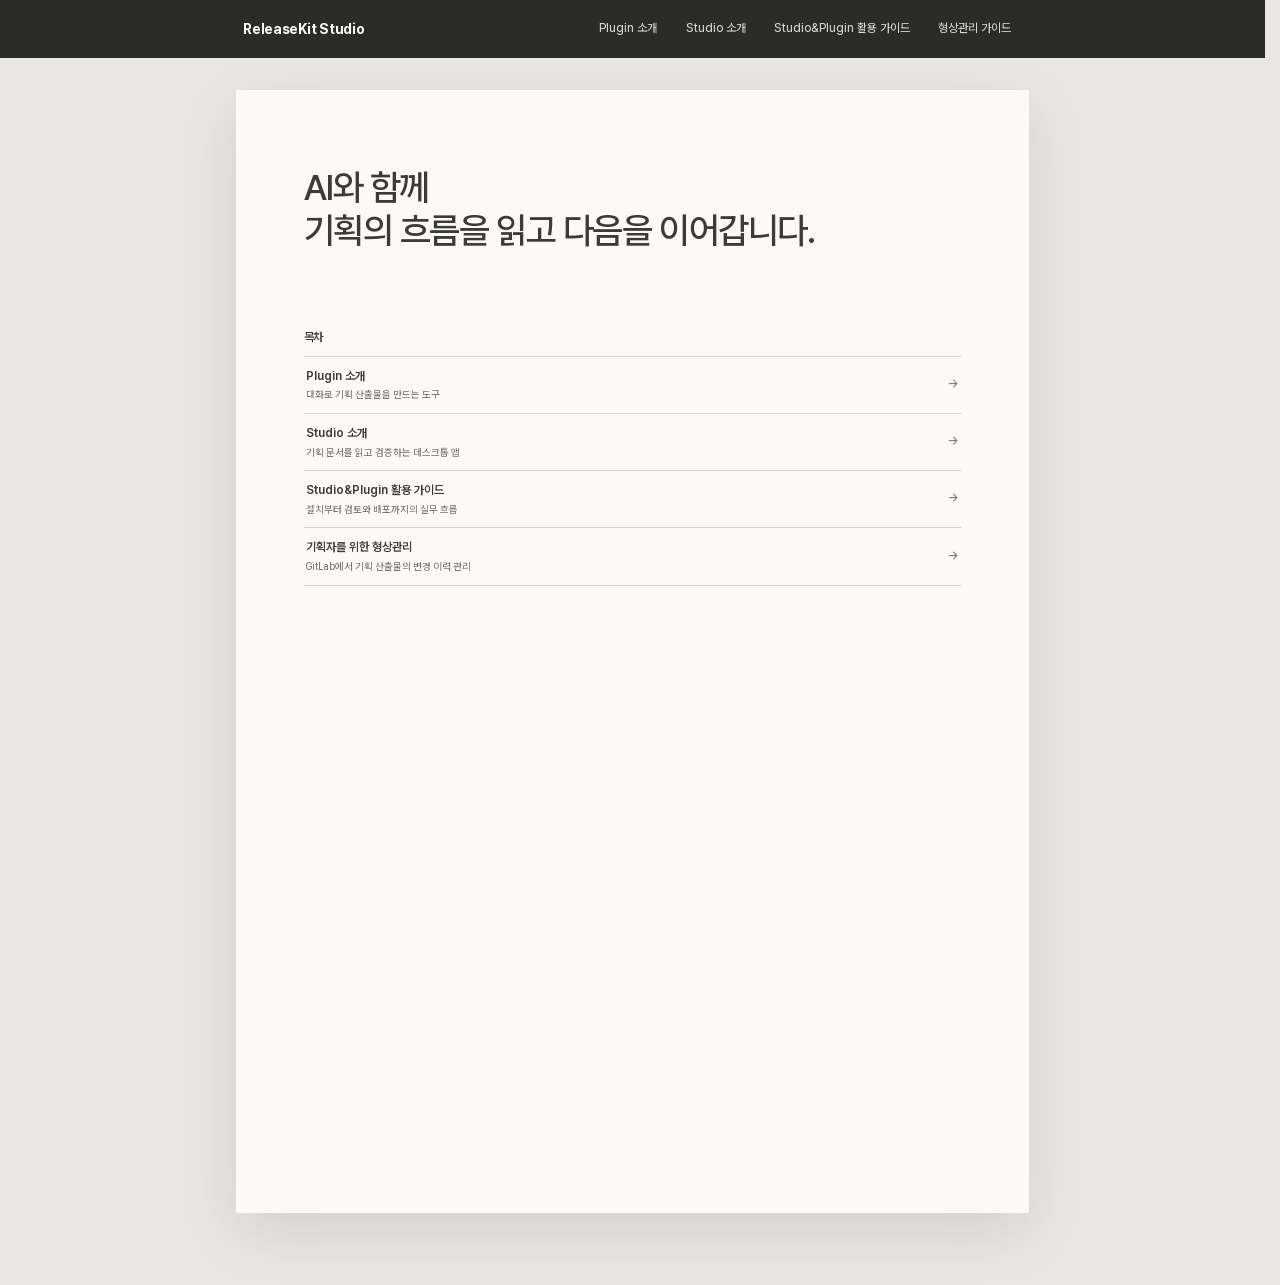
<file: index.html>
<!doctype html>
<html lang="ko">
<head>
  <meta charset="utf-8">
  <meta name="viewport" content="width=device-width, initial-scale=1">
  <title>ReleaseKit 1.0 — 제품 분석과 활용 가이드</title>
  <meta name="description" content="ReleaseKit Studio와 Releasekit Plugin 1.0의 제품 형상 분석 및 기획자 활용 가이드">
  <link rel="stylesheet" href="./styles.css">
</head>
<body>
  <header class="site-bar">
    <strong>ReleaseKit Studio</strong>
    <nav aria-label="문서"><a href="./plugin-analysis.html">Plugin 소개</a><a href="./analysis.html">Studio 소개</a><a href="./guide.html">Studio&amp;Plugin 활용 가이드</a><a href="./version-control-guide.html">형상관리 가이드</a></nav>
  </header>
  <main class="document">
    <article class="page landing">
      <div class="landing-inner">
        <h1>AI와 함께<br><span class="landing-title-line">기획의 흐름을 읽고 다음을 이어갑니다.</span></h1>
        <h2 class="vc-toc-title">목차</h2>
        <div class="vc-agenda landing-agenda" aria-label="목차">
          <a href="./plugin-analysis.html"><strong>Plugin 소개</strong><span>대화로 기획 산출물을 만드는 도구</span><small aria-hidden="true">→</small></a>
          <a href="./analysis.html"><strong>Studio 소개</strong><span>기획 문서를 읽고 검증하는 데스크톱 앱</span><small aria-hidden="true">→</small></a>
          <a href="./guide.html"><strong>Studio&amp;Plugin 활용 가이드</strong><span>설치부터 검토와 배포까지의 실무 흐름</span><small aria-hidden="true">→</small></a>
          <a href="./version-control-guide.html"><strong>기획자를 위한 형상관리</strong><span>GitLab에서 기획 산출물의 변경 이력 관리</span><small aria-hidden="true">→</small></a>
        </div>
      </div>
    </article>
  </main>
</body>
</html>
</file>
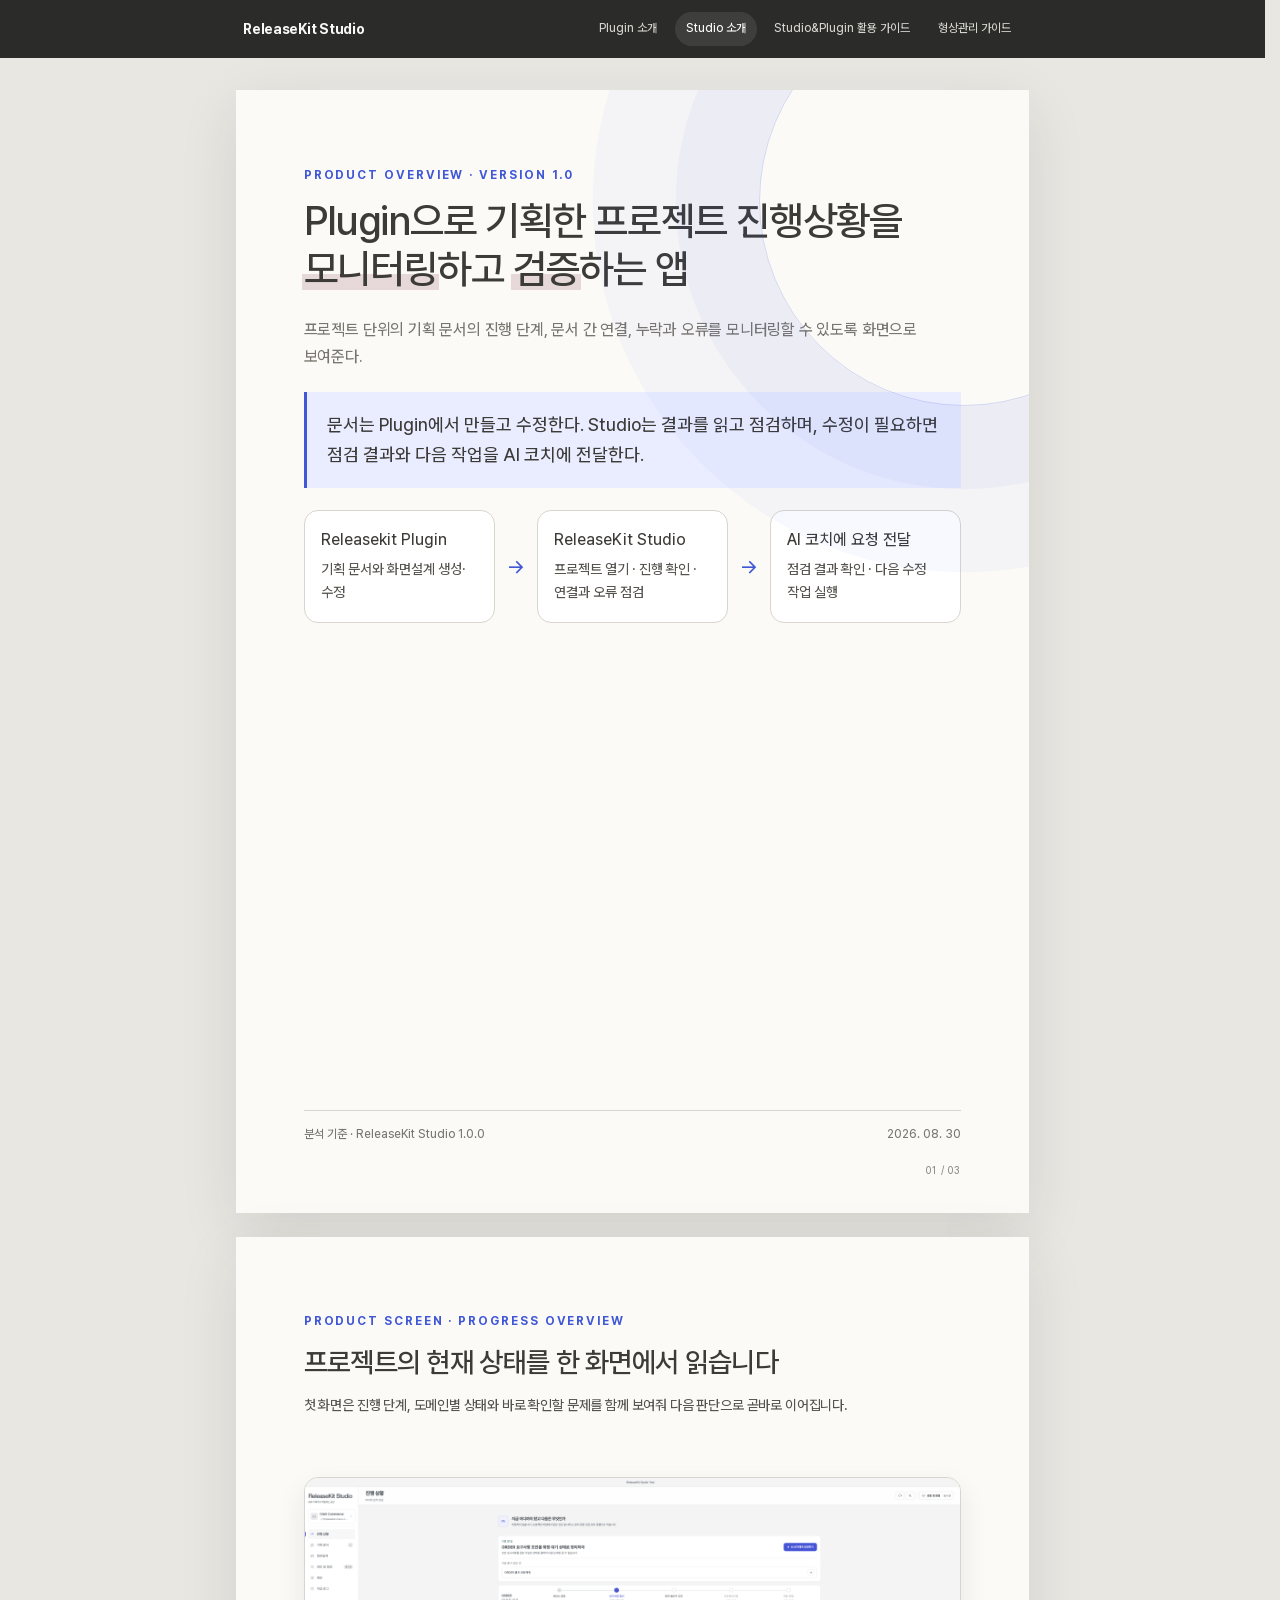
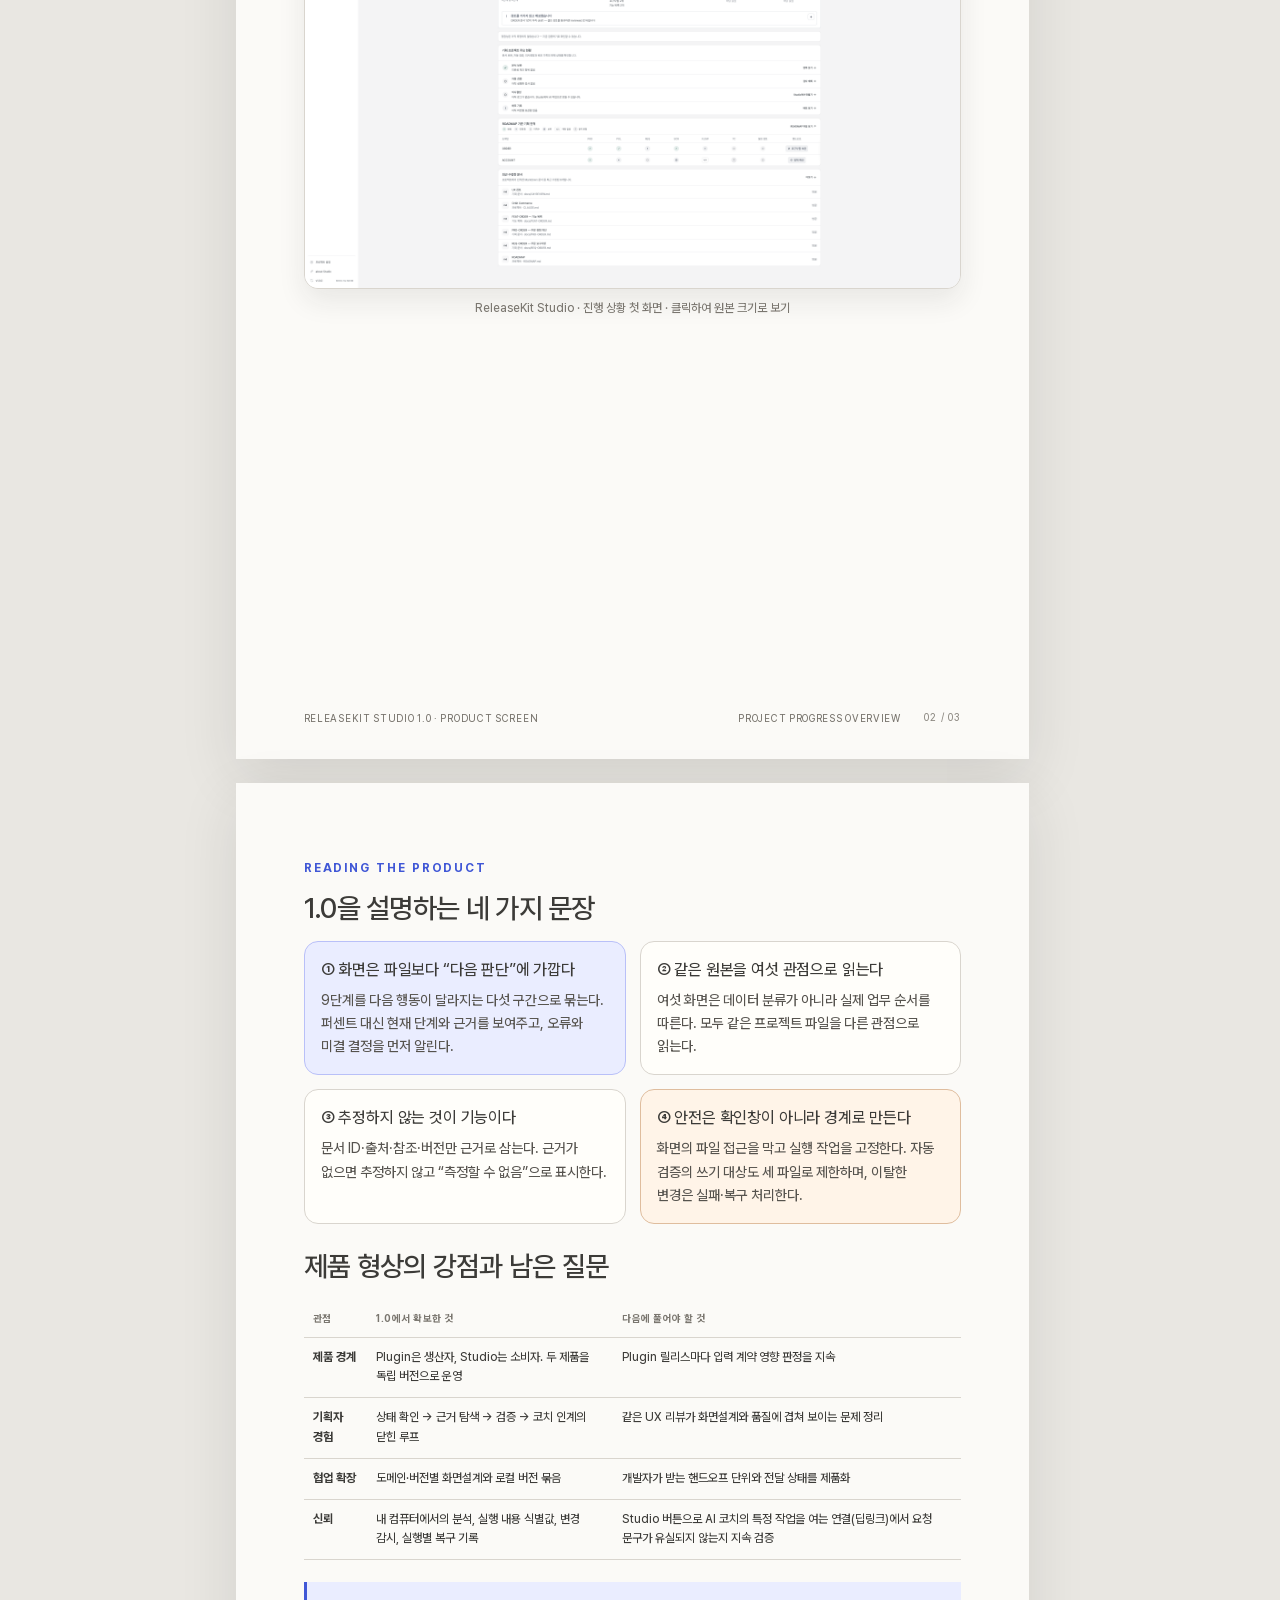
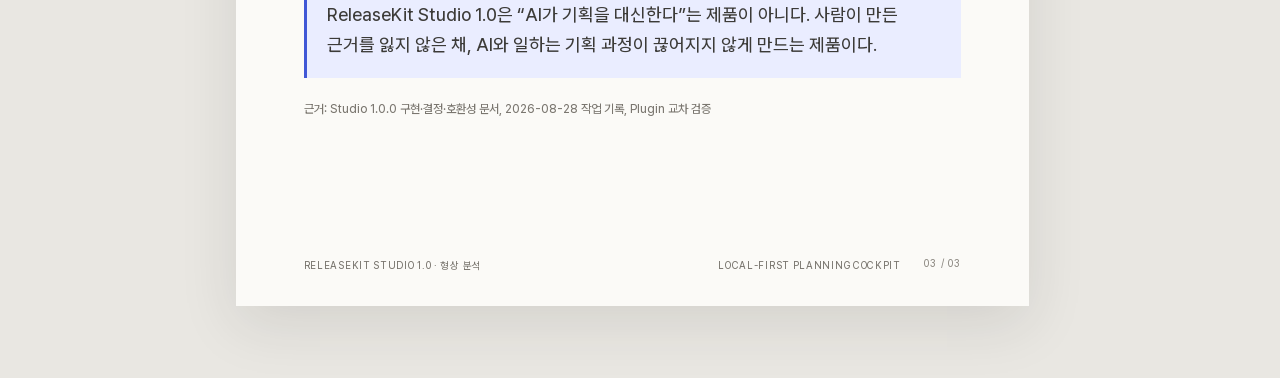
<file: analysis.html>
<!doctype html>
<html lang="ko">
<head>
  <meta charset="utf-8">
  <meta name="viewport" content="width=device-width, initial-scale=1">
  <title>ReleaseKit Studio 1.0 형상 분석</title>
  <meta name="description" content="ReleaseKit Studio 1.0의 제품 경계, 핵심 구조와 설계 원칙 분석">
  <link rel="stylesheet" href="./styles.css">
</head>
<body>
  <header class="site-bar">
    <strong><a href="./index.html" style="text-decoration:none">ReleaseKit Studio</a></strong>
    <nav aria-label="문서"><a href="./plugin-analysis.html">Plugin 소개</a><a href="./analysis.html" aria-current="page">Studio 소개</a><a href="./guide.html">Studio&amp;Plugin 활용 가이드</a><a href="./version-control-guide.html">형상관리 가이드</a></nav>
  </header>
  <main class="document">
    <article class="page cover" data-page="01 / 03">
      <div>
        <p class="eyebrow">Product overview · Version 1.0</p>
        <h1>Plugin으로 기획한 프로젝트 진행상황을<br><span class="marker-underline">모니터링</span>하고 <span class="marker-underline">검증</span>하는 앱</h1>
        <p class="lead">프로젝트 단위의 기획 문서의 진행 단계, 문서 간 연결, 누락과 오류를 모니터링할 수 있도록 화면으로 보여준다.</p>
        <div class="statement">문서는 Plugin에서 만들고 수정한다. Studio는 결과를 읽고 점검하며, 수정이 필요하면 점검 결과와 다음 작업을 AI 코치에 전달한다.</div>
        <div class="flow" aria-label="Releasekit 작업 흐름">
          <div class="node"><strong>Releasekit Plugin</strong><span>기획 문서와 화면설계 생성·수정</span></div>
          <div class="arrow" aria-hidden="true">→</div>
          <div class="node"><strong>ReleaseKit Studio</strong><span>프로젝트 열기 · 진행 확인 · 연결과 오류 점검</span></div>
          <div class="arrow" aria-hidden="true">→</div>
          <div class="node"><strong>AI 코치에 요청 전달</strong><span>점검 결과 확인 · 다음 수정 작업 실행</span></div>
        </div>
      </div>
      <footer class="cover-meta"><span>분석 기준 · ReleaseKit Studio 1.0.0</span><span>2026. 08. 30</span></footer>
    </article>

    <article class="page product-screen-page" data-page="02 / 03">
      <div>
        <p class="eyebrow">Product screen · Progress overview</p>
        <h2>프로젝트의 현재 상태를 한 화면에서 읽습니다</h2>
        <p class="lead">첫 화면은 진행 단계, 도메인별 상태와 바로 확인할 문제를 함께 보여줘 다음 판단으로 곧바로 이어집니다.</p>
      </div>
      <figure class="product-screen-figure">
        <a href="./assets/01-status.png" target="_blank" rel="noopener" aria-label="ReleaseKit Studio 진행 상황 첫 화면 원본 크게 보기">
          <img src="./assets/01-status.png" alt="ReleaseKit Studio의 첫 화면. Orbit Commerce 프로젝트의 진행 상황과 도메인별 작업 상태를 보여준다.">
        </a>
        <figcaption>ReleaseKit Studio · 진행 상황 첫 화면 · 클릭하여 원본 크기로 보기</figcaption>
      </figure>
      <footer class="page-footer"><span>ReleaseKit Studio 1.0 · Product screen</span><span>Project progress overview</span></footer>
    </article>

    <article class="page" data-page="03 / 03">
      <p class="eyebrow">Reading the product</p>
      <h2>1.0을 설명하는 네 가지 문장</h2>
      <div class="grid-2">
        <section class="card accent">
          <h3>① 화면은 파일보다 “다음 판단”에 가깝다</h3>
          <p>9단계를 다음 행동이 달라지는 다섯 구간으로 묶는다. 퍼센트 대신 현재 단계와 근거를 보여주고, 오류와 미결 결정을 먼저 알린다.</p>
        </section>
        <section class="card">
          <h3>② 같은 원본을 여섯 관점으로 읽는다</h3>
          <p>여섯 화면은 데이터 분류가 아니라 실제 업무 순서를 따른다. 모두 같은 프로젝트 파일을 다른 관점으로 읽는다.</p>
        </section>
        <section class="card">
          <h3>③ 추정하지 않는 것이 기능이다</h3>
          <p>문서 ID·출처·참조·버전만 근거로 삼는다. 근거가 없으면 추정하지 않고 “측정할 수 없음”으로 표시한다.</p>
        </section>
        <section class="card signal">
          <h3>④ 안전은 확인창이 아니라 경계로 만든다</h3>
          <p>화면의 파일 접근을 막고 실행 작업을 고정한다. 자동 검증의 쓰기 대상도 세 파일로 제한하며, 이탈한 변경은 실패·복구 처리한다.</p>
        </section>
      </div>

      <h2 style="margin-top:24px">제품 형상의 강점과 남은 질문</h2>
      <table class="table">
        <thead><tr><th>관점</th><th>1.0에서 확보한 것</th><th>다음에 풀어야 할 것</th></tr></thead>
        <tbody>
          <tr><td><strong>제품 경계</strong></td><td>Plugin은 생산자, Studio는 소비자. 두 제품을 독립 버전으로 운영</td><td>Plugin 릴리스마다 입력 계약 영향 판정을 지속</td></tr>
          <tr><td><strong>기획자 경험</strong></td><td>상태 확인 → 근거 탐색 → 검증 → 코치 인계의 닫힌 루프</td><td>같은 UX 리뷰가 화면설계와 품질에 겹쳐 보이는 문제 정리</td></tr>
          <tr><td><strong>협업 확장</strong></td><td>도메인·버전별 화면설계와 로컬 버전 묶음</td><td>개발자가 받는 핸드오프 단위와 전달 상태를 제품화</td></tr>
          <tr><td><strong>신뢰</strong></td><td>내 컴퓨터에서의 분석, 실행 내용 식별값, 변경 감시, 실행별 복구 기록</td><td>Studio 버튼으로 AI 코치의 특정 작업을 여는 연결(딥링크)에서 요청 문구가 유실되지 않는지 지속 검증</td></tr>
        </tbody>
      </table>

      <div class="statement">ReleaseKit Studio 1.0은 “AI가 기획을 대신한다”는 제품이 아니다. 사람이 만든 근거를 잃지 않은 채, AI와 일하는 기획 과정이 끊어지지 않게 만드는 제품이다.</div>
      <p class="note">근거: Studio 1.0.0 구현·결정·호환성 문서, 2026-08-28 작업 기록, Plugin 교차 검증</p>
      <footer class="page-footer"><span>ReleaseKit Studio 1.0 · 형상 분석</span><span>Local-first planning cockpit</span></footer>
    </article>

  </main>
</body>
</html>
</file>
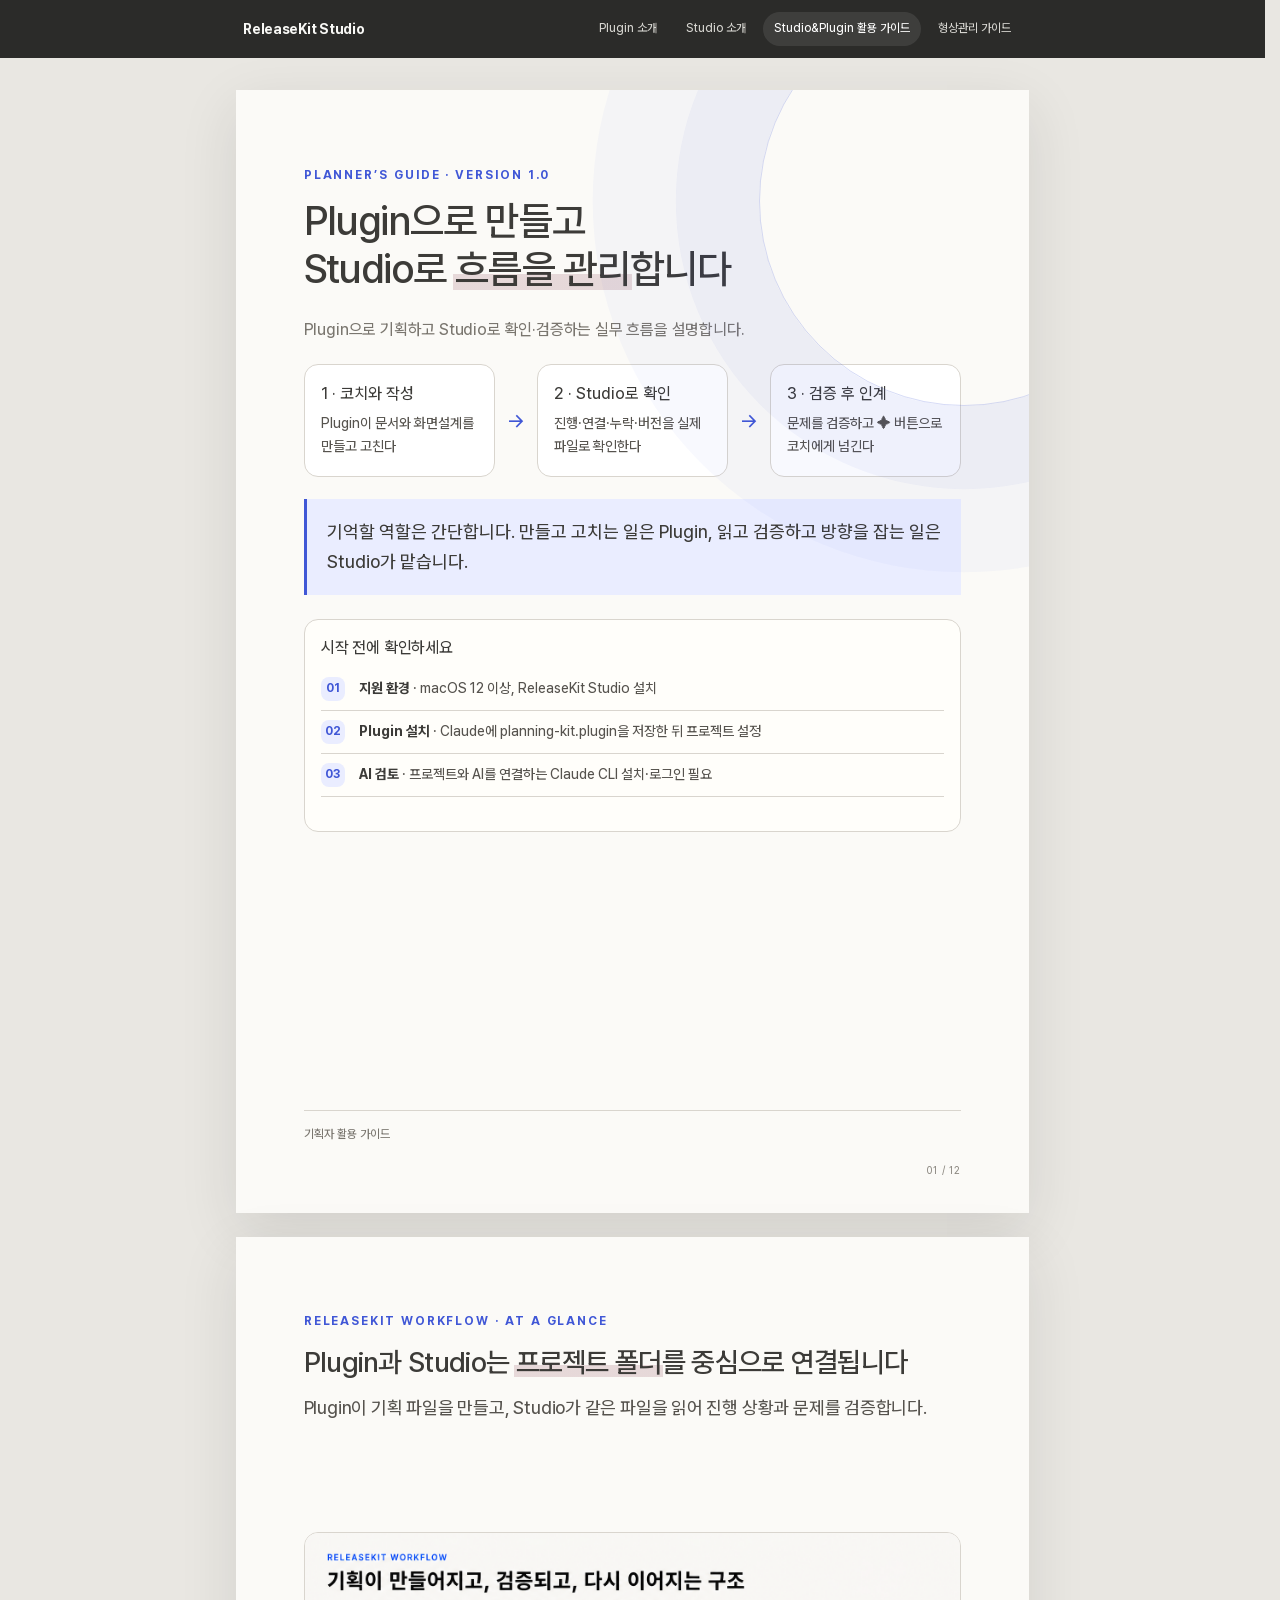
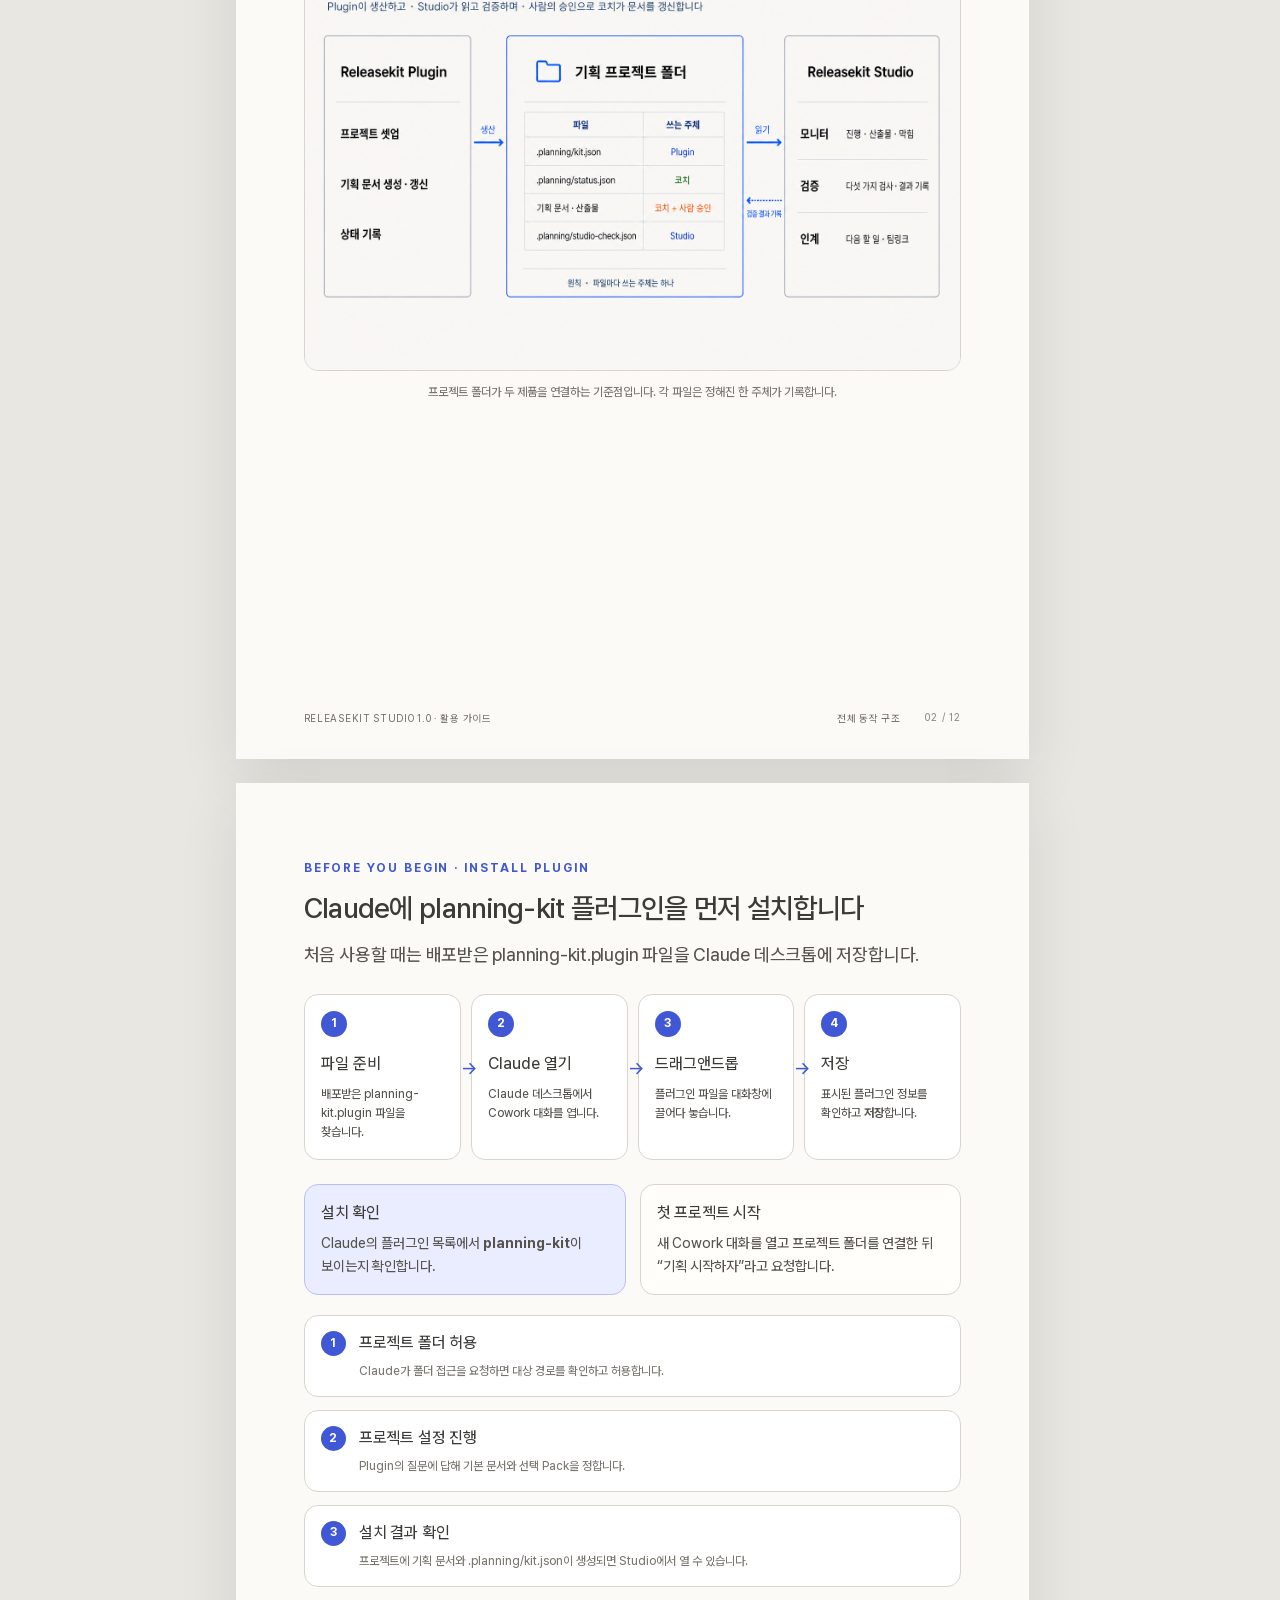
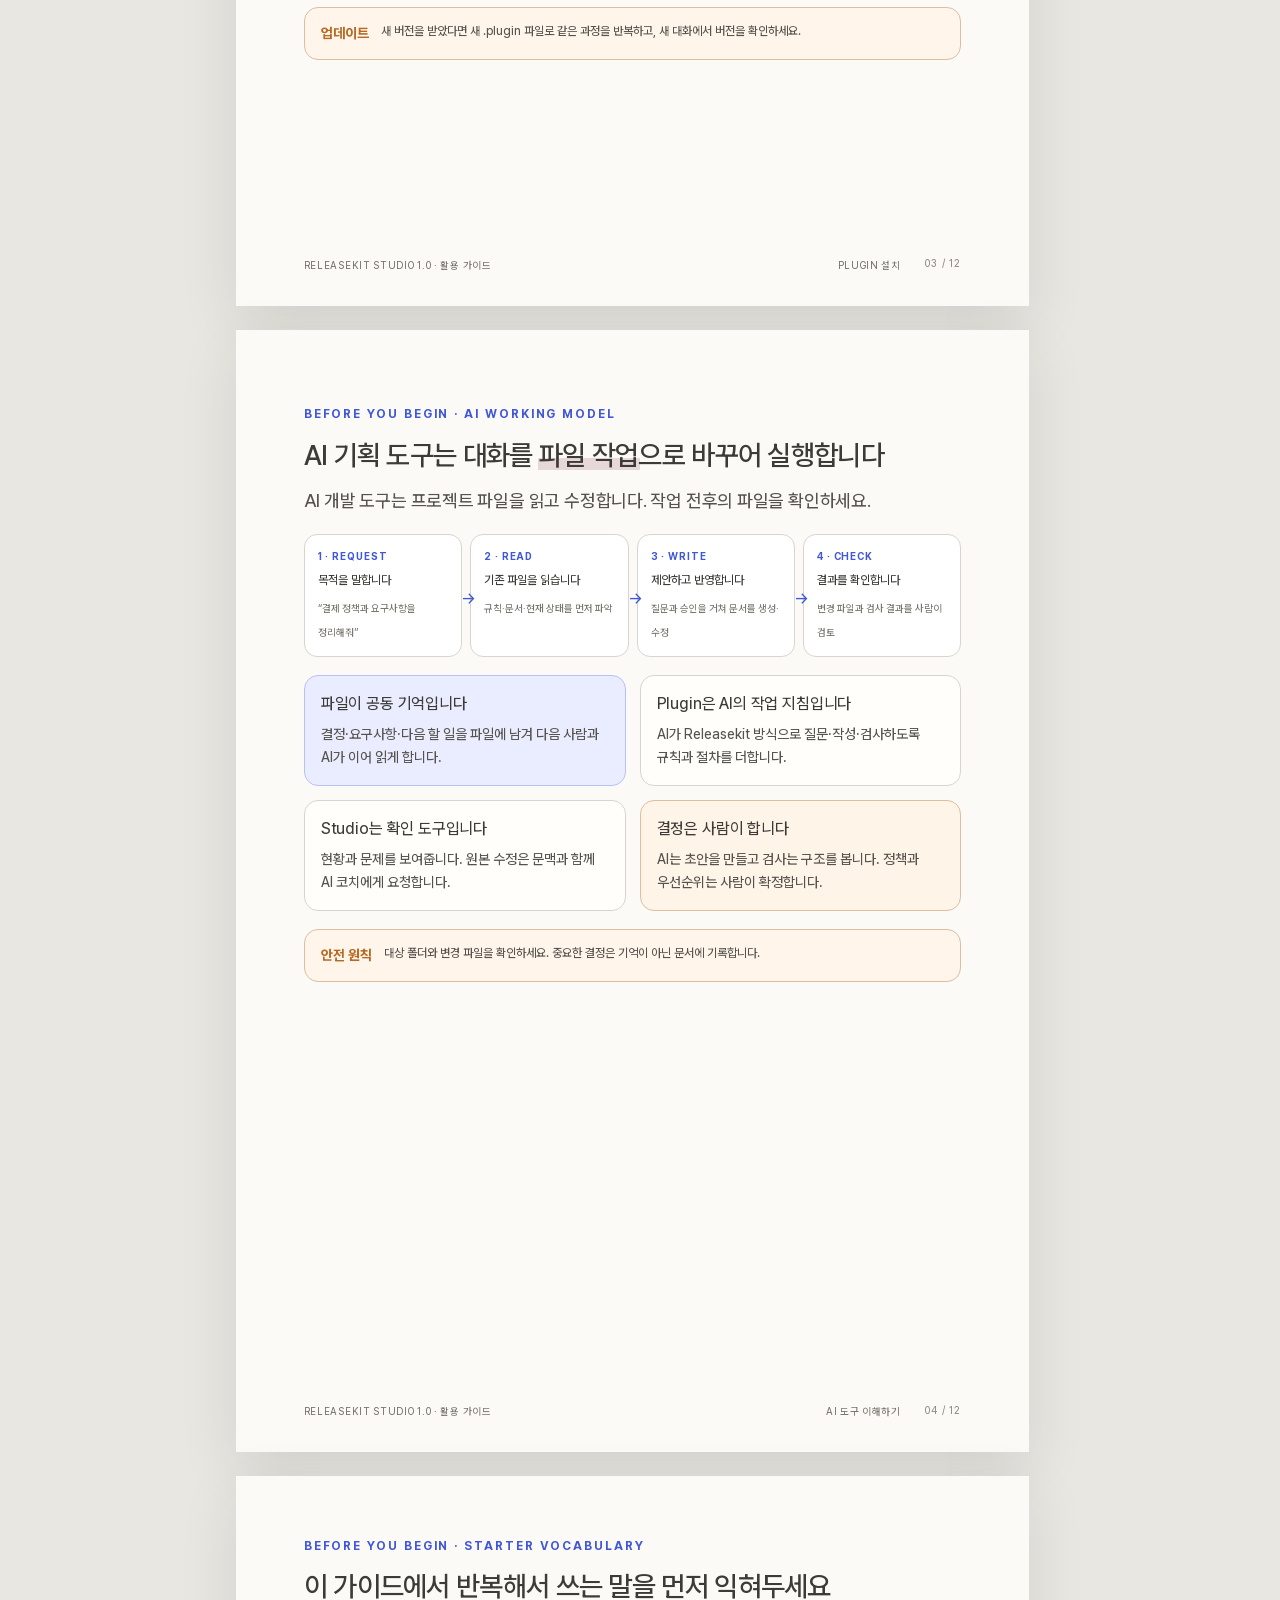
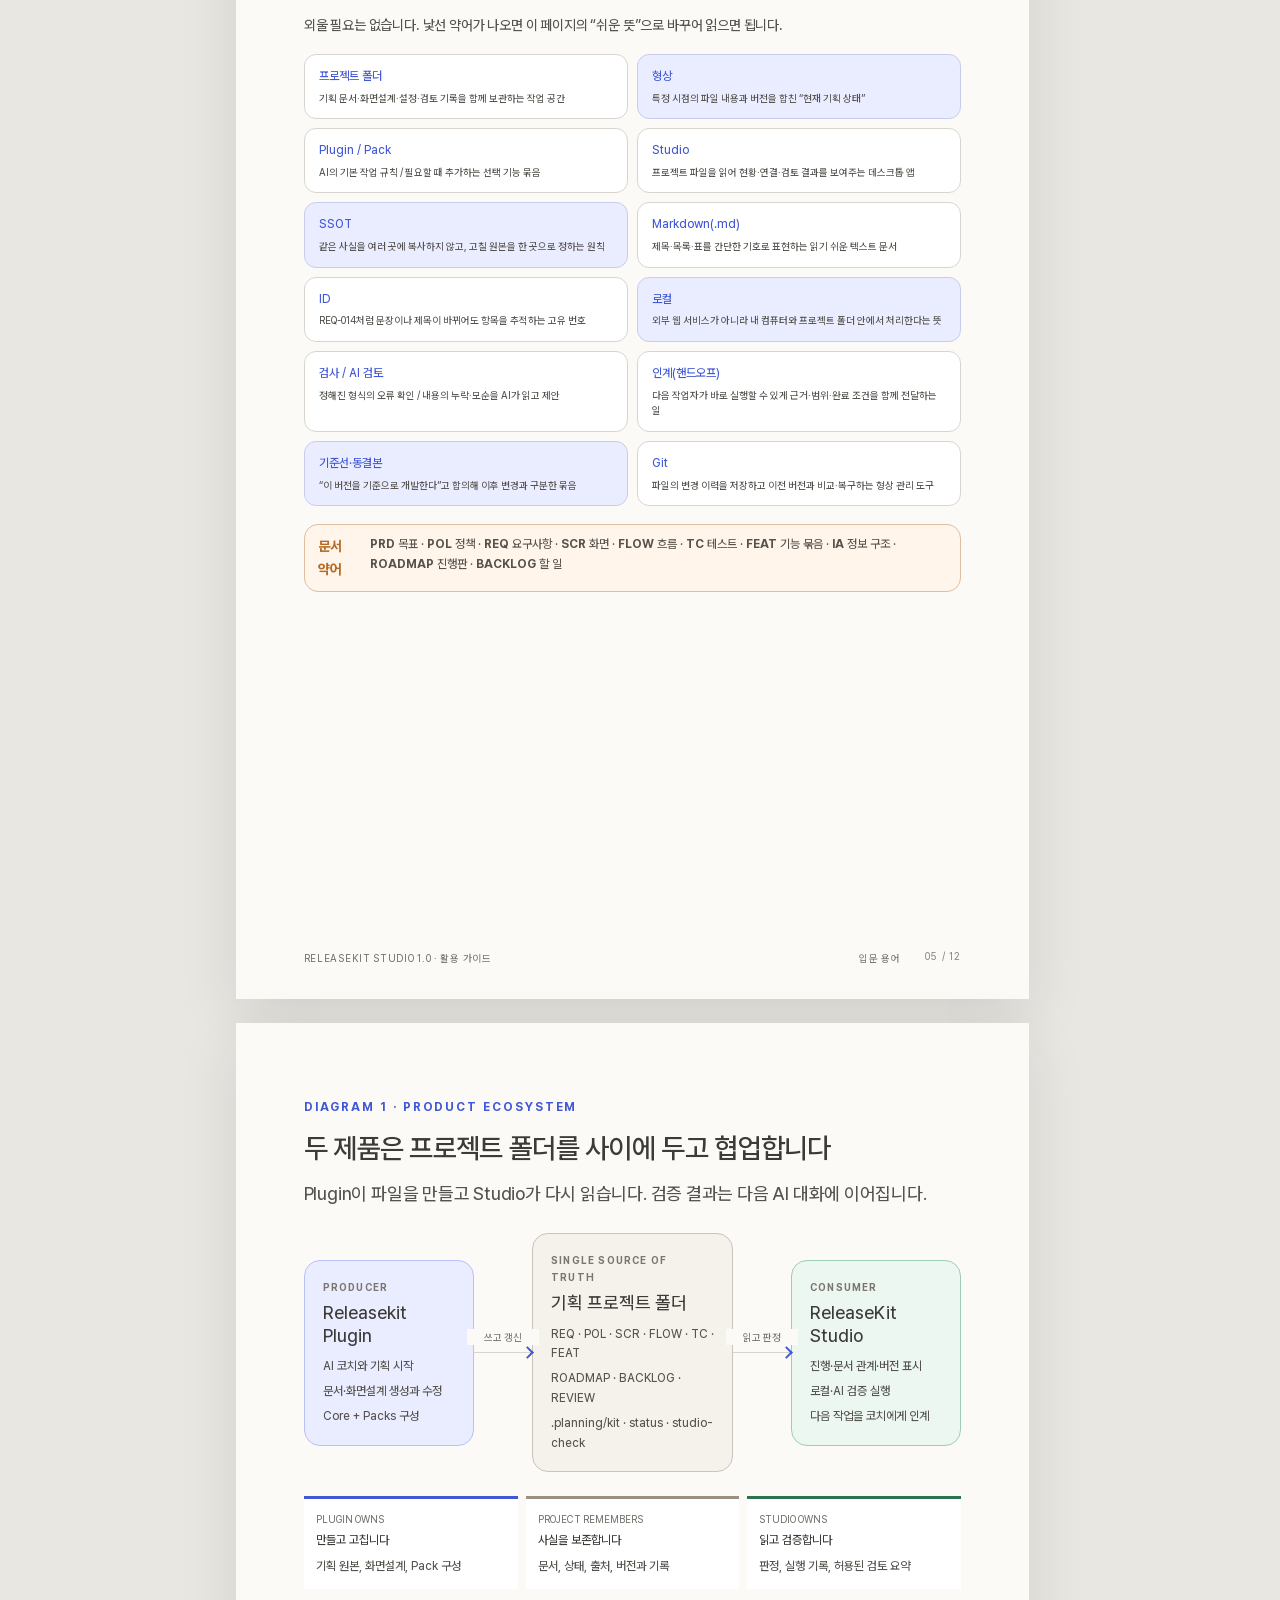
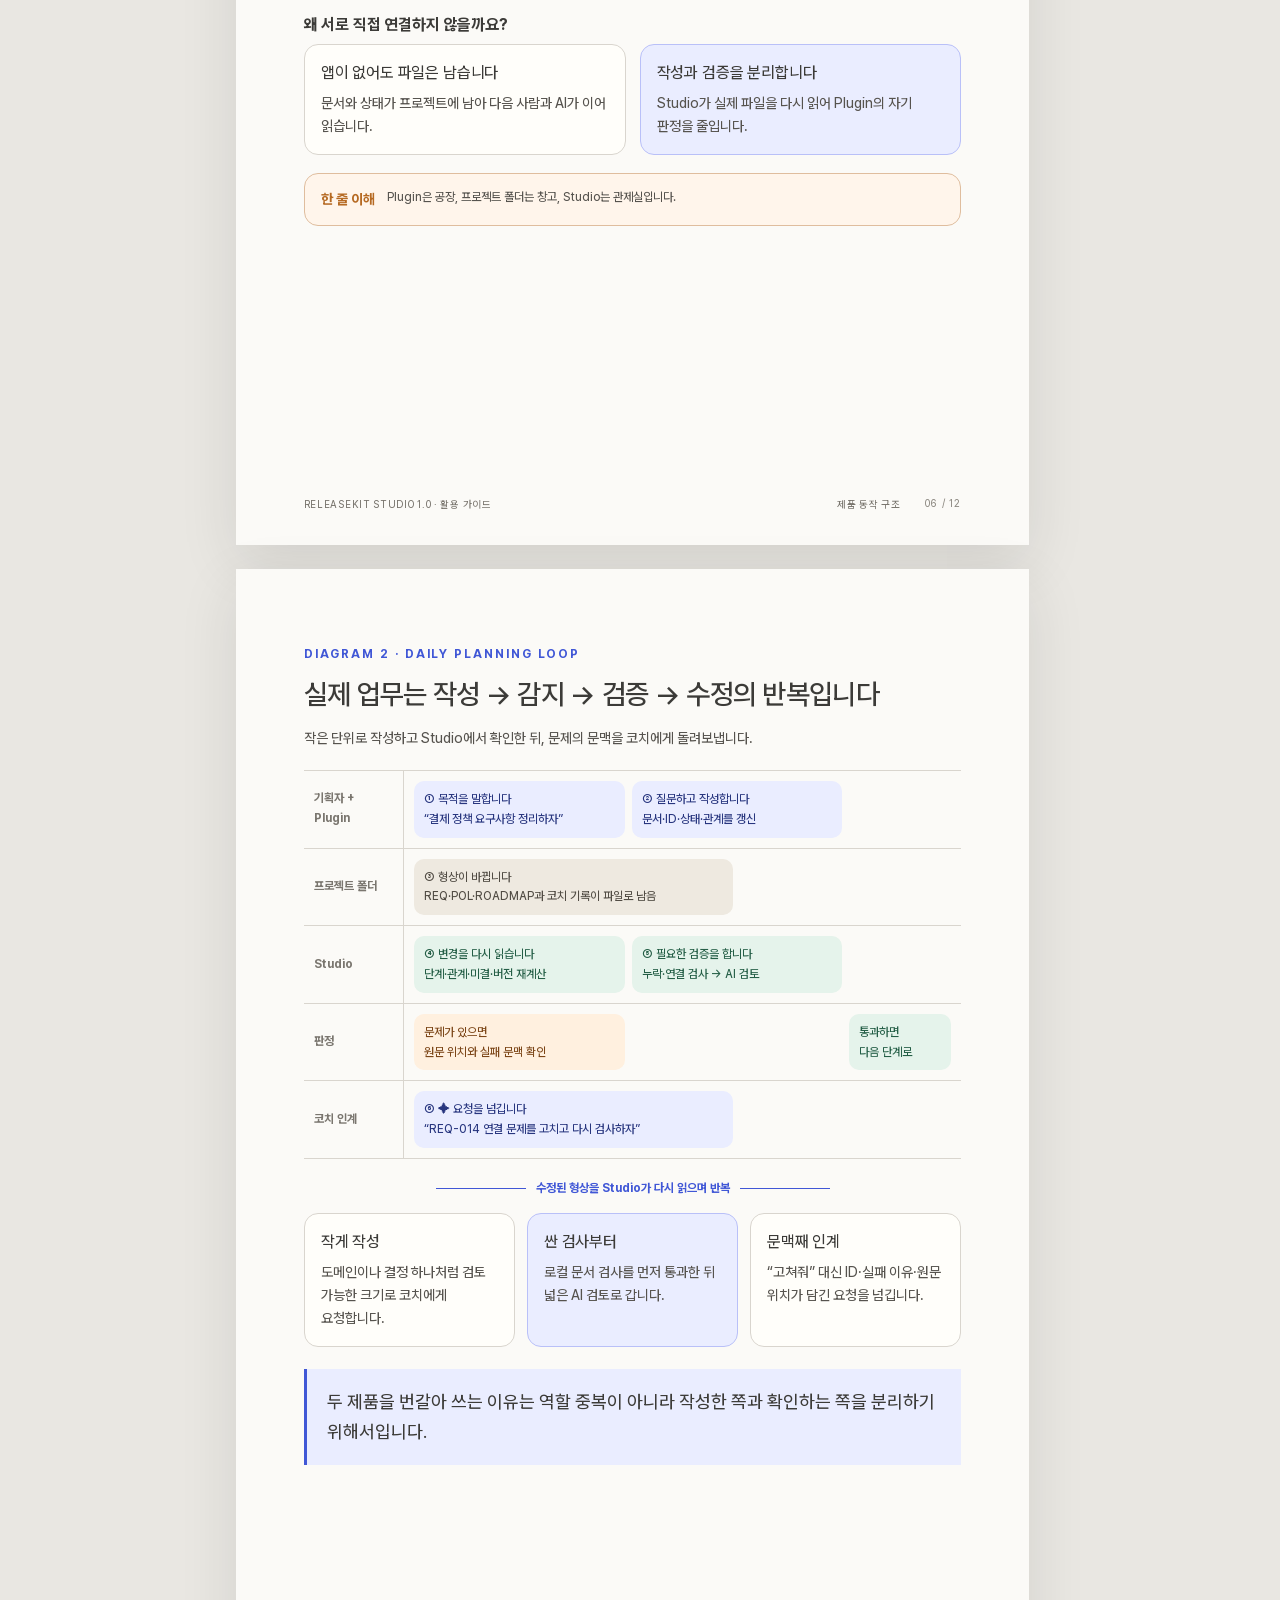
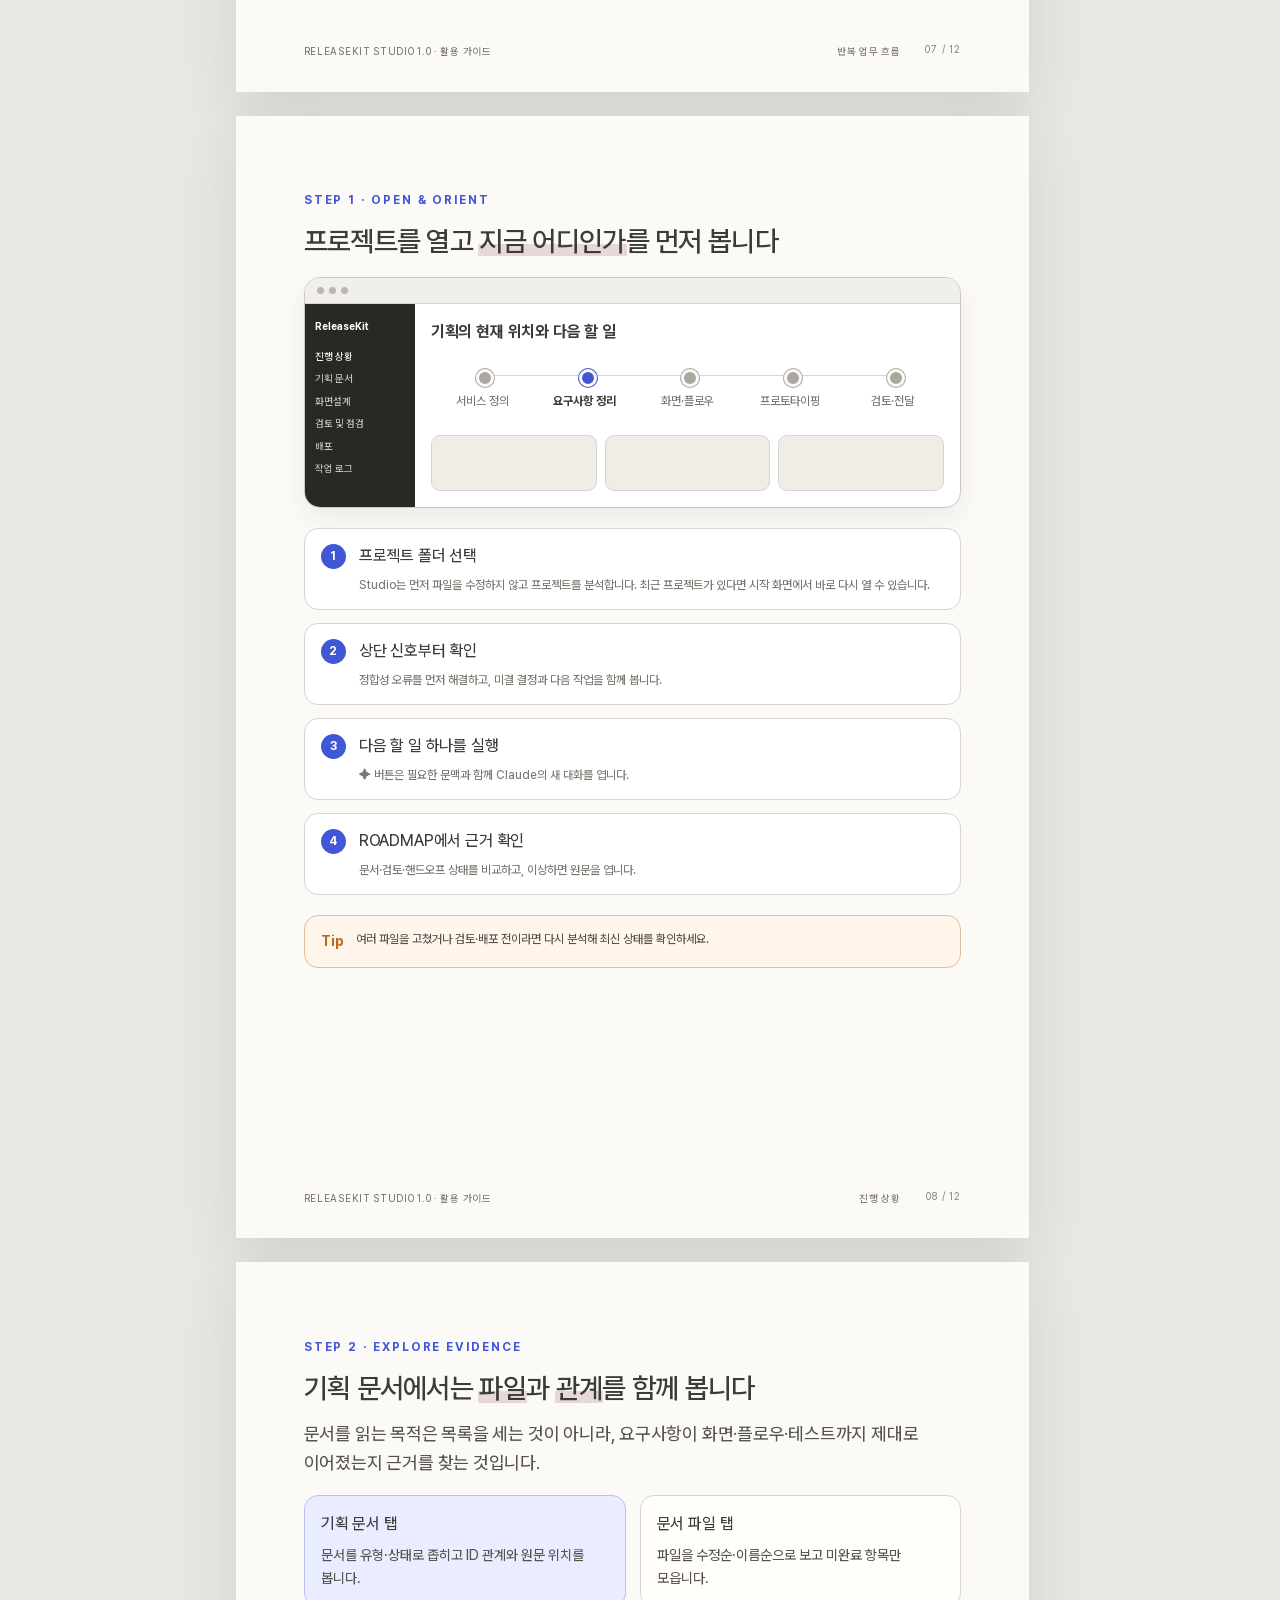
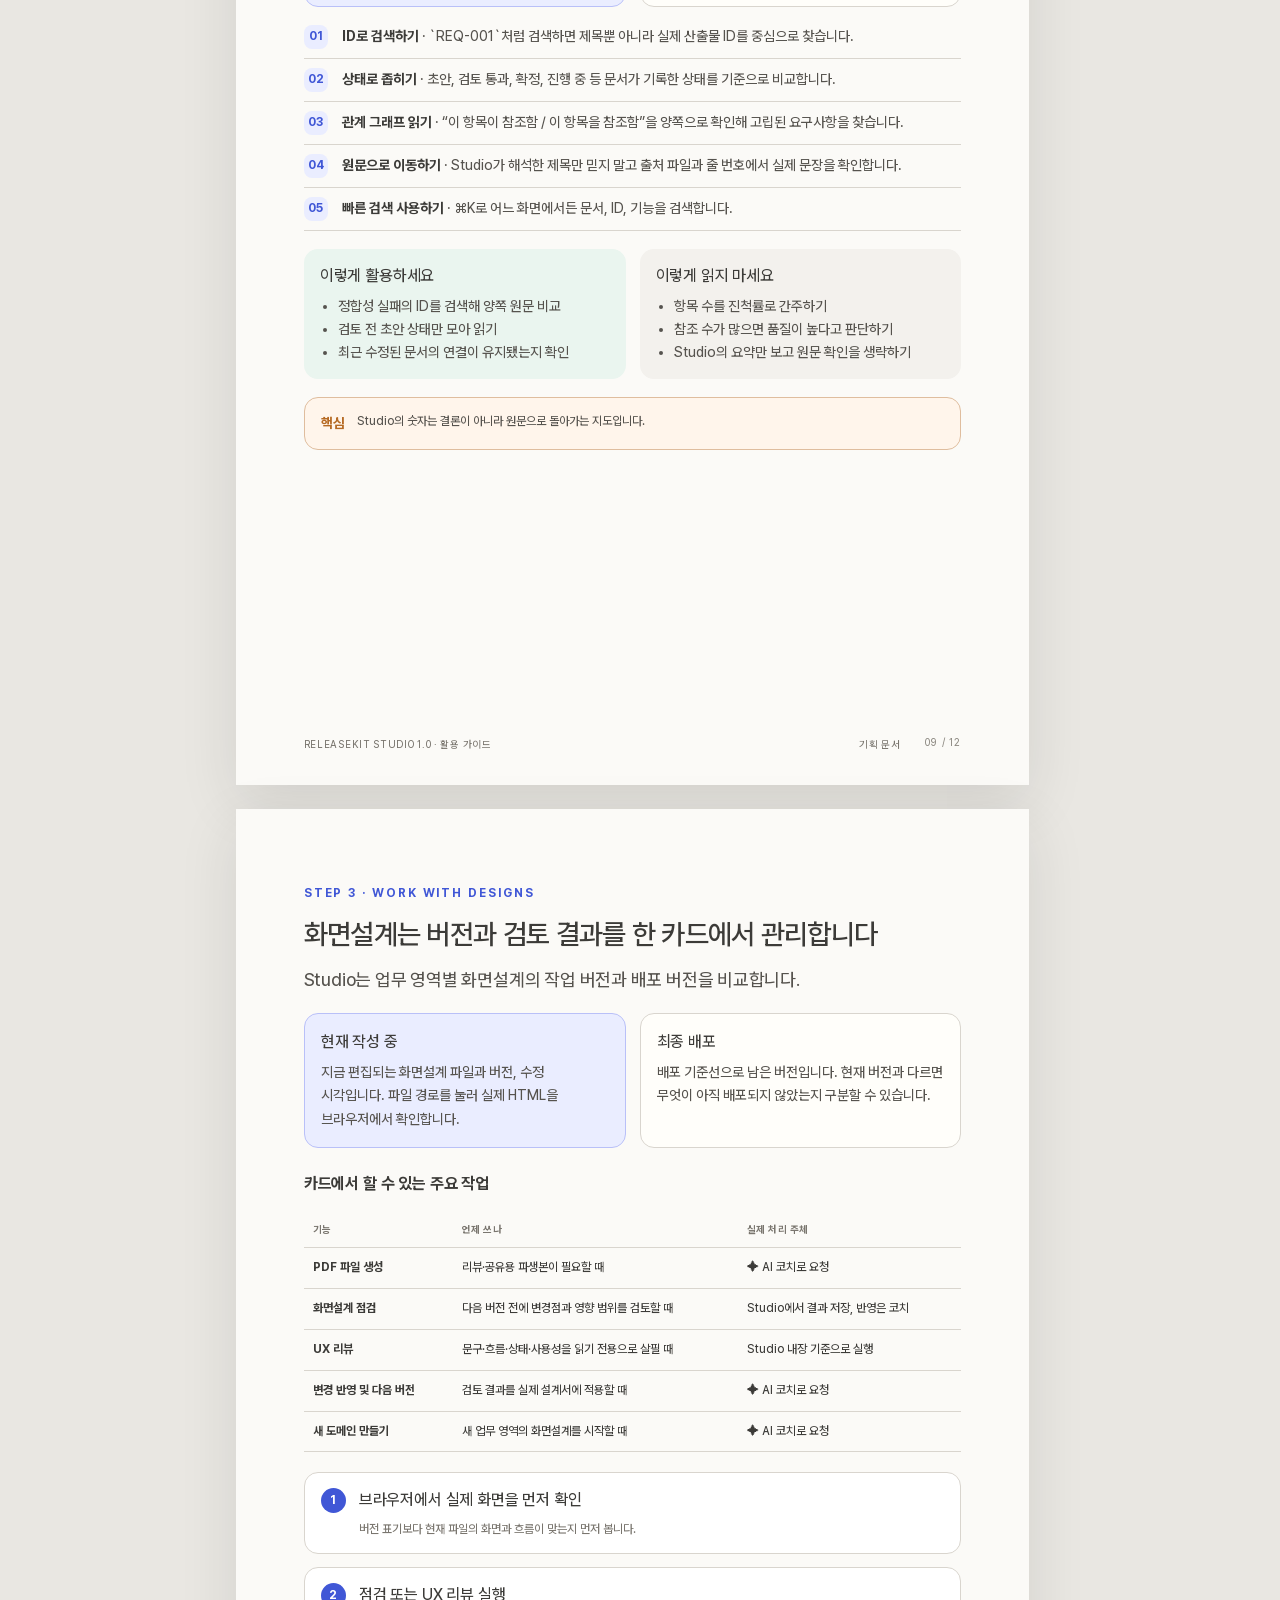
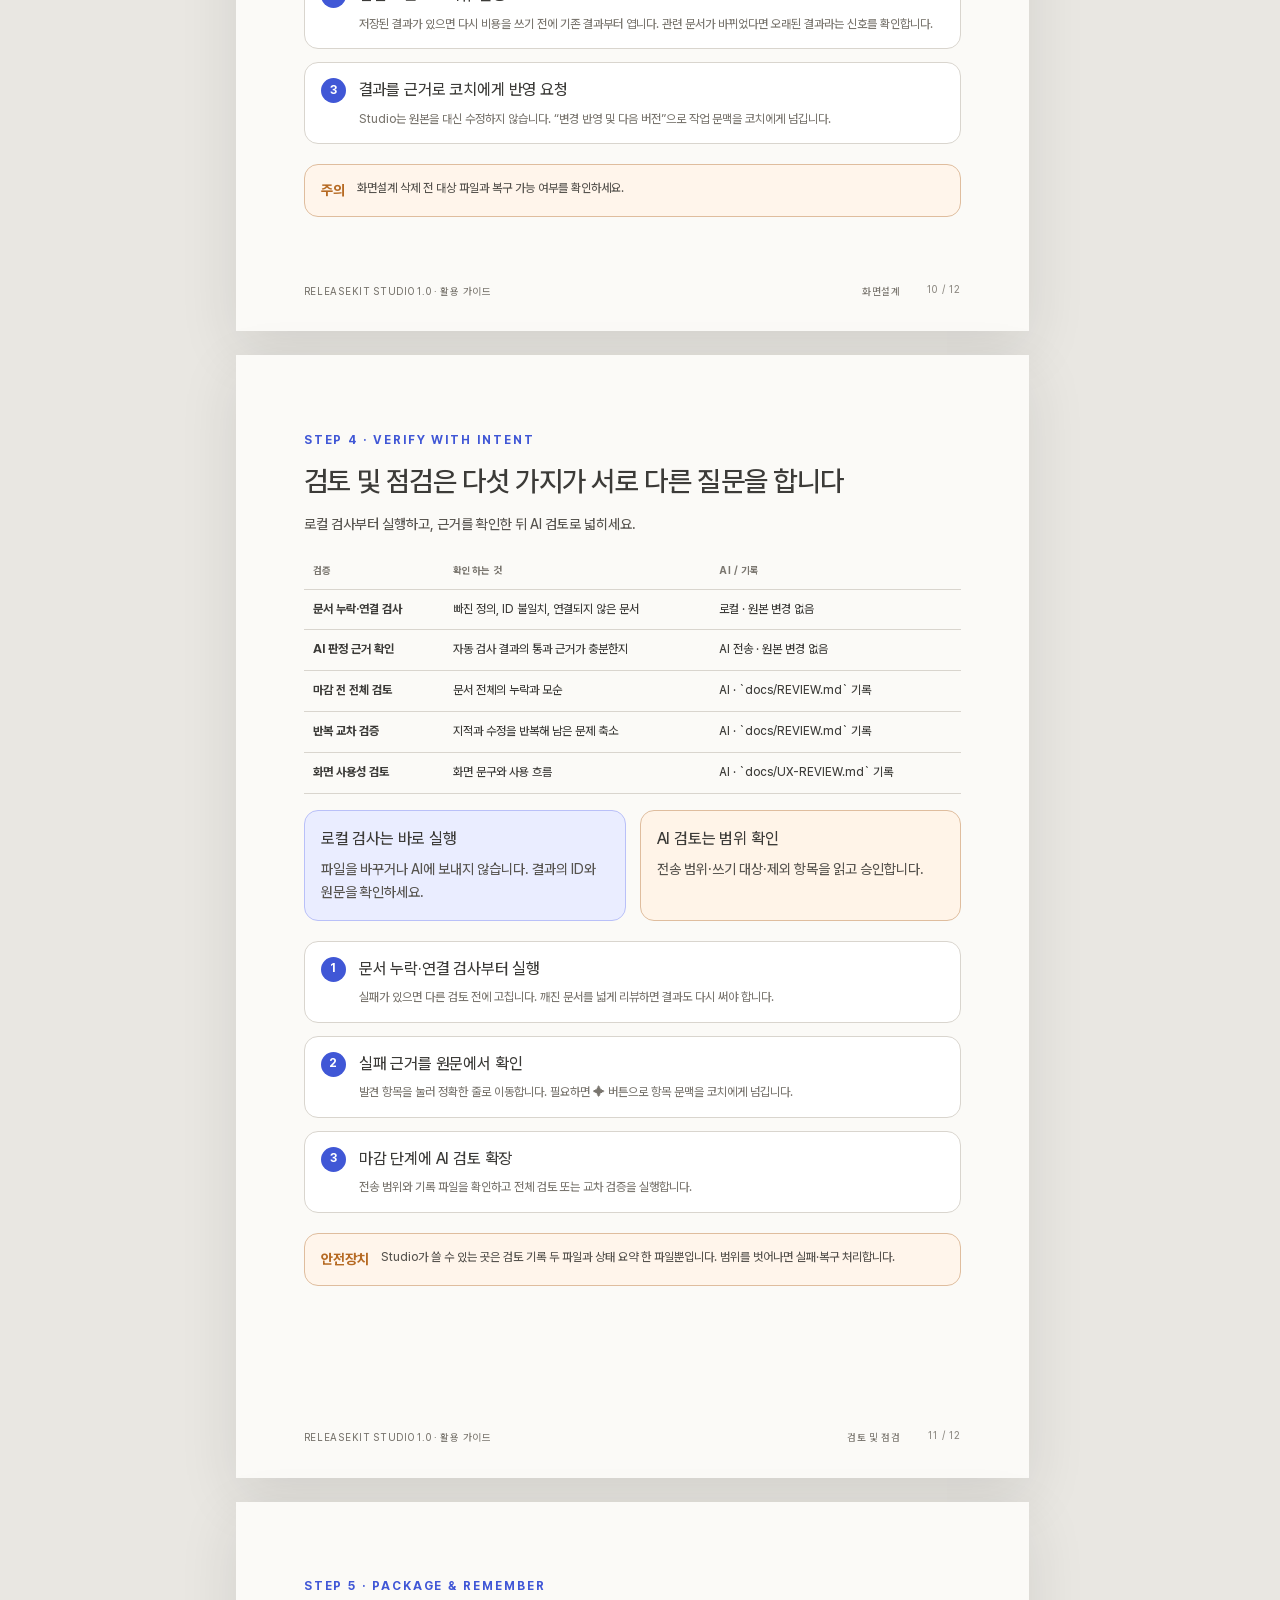
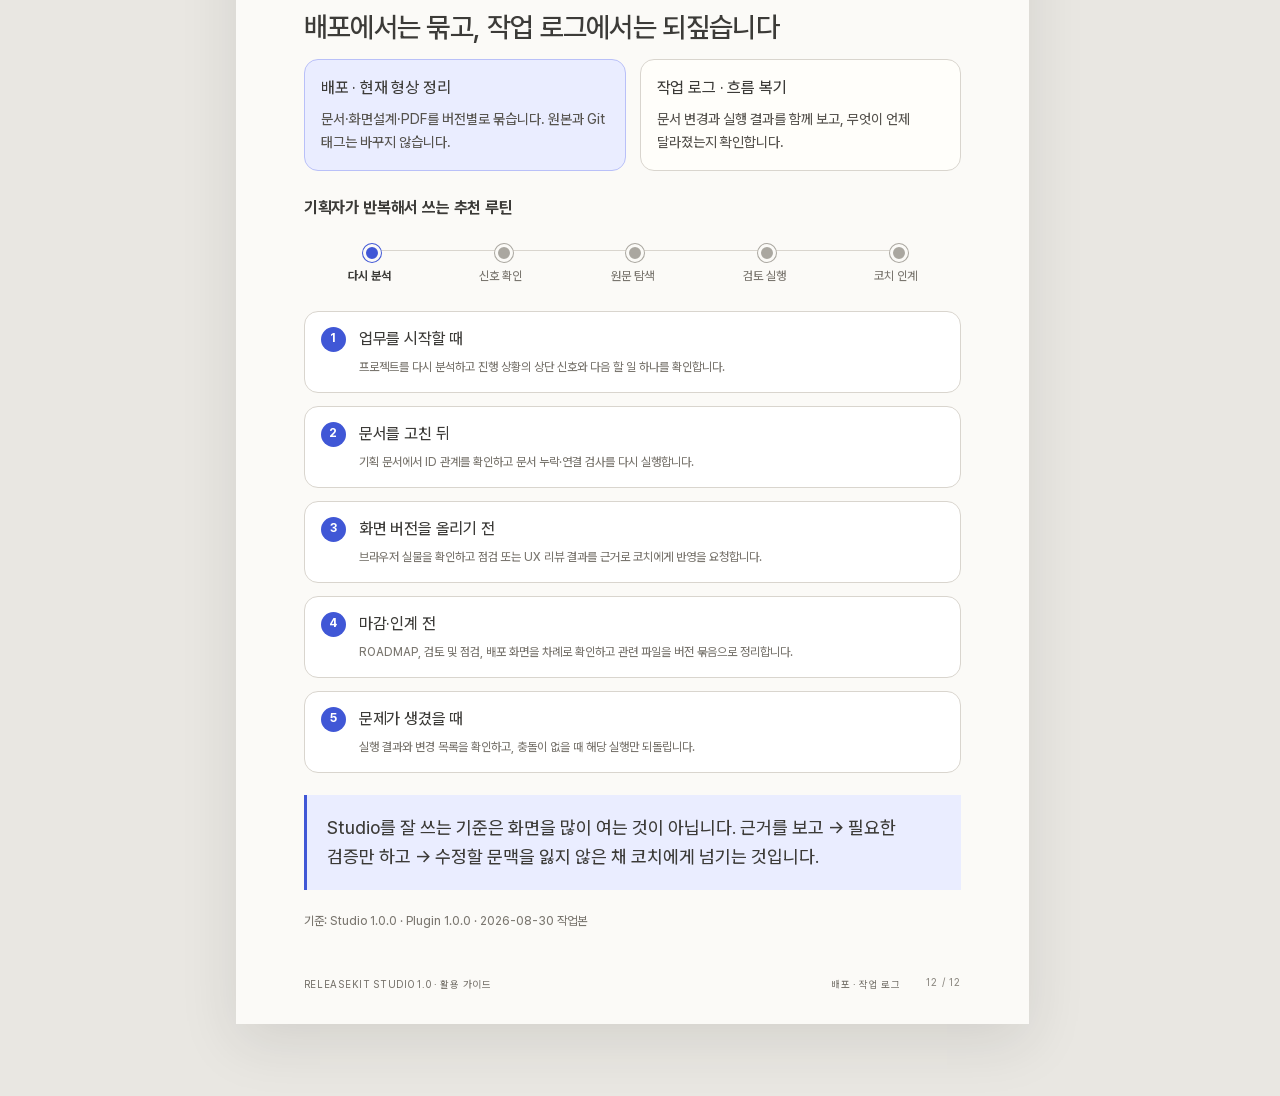
<file: guide.html>
<!doctype html>
<html lang="ko">
<head>
  <meta charset="utf-8">
  <meta name="viewport" content="width=device-width, initial-scale=1">
  <title>ReleaseKit Studio 1.0 기획자 활용 가이드</title>
  <meta name="description" content="Releasekit Plugin과 ReleaseKit Studio 1.0을 활용하는 기획자 실무 가이드">
  <link rel="stylesheet" href="./styles.css">
</head>
<body>
  <header class="site-bar">
    <strong><a href="./index.html" style="text-decoration:none">ReleaseKit Studio</a></strong>
    <nav aria-label="문서"><a href="./plugin-analysis.html">Plugin 소개</a><a href="./analysis.html">Studio 소개</a><a href="./guide.html" aria-current="page">Studio&amp;Plugin 활용 가이드</a><a href="./version-control-guide.html">형상관리 가이드</a></nav>
  </header>
  <main class="document">
    <article class="page cover" data-page="01 / 12">
      <div>
        <p class="eyebrow">Planner’s guide · Version 1.0</p>
        <h1>Plugin으로 만들고<br>Studio로 <span class="marker-underline">흐름을 관리</span>합니다</h1>
        <p class="lead">Plugin으로 기획하고 Studio로 확인·검증하는 실무 흐름을 설명합니다.</p>
        <div class="flow" aria-label="기획자 기본 루프">
          <div class="node"><strong>1 · 코치와 작성</strong><span>Plugin이 문서와 화면설계를 만들고 고친다</span></div>
          <div class="arrow" aria-hidden="true">→</div>
          <div class="node"><strong>2 · Studio로 확인</strong><span>진행·연결·누락·버전을 실제 파일로 확인한다</span></div>
          <div class="arrow" aria-hidden="true">→</div>
          <div class="node"><strong>3 · 검증 후 인계</strong><span>문제를 검증하고 ✦ 버튼으로 코치에게 넘긴다</span></div>
        </div>
        <div class="statement">기억할 역할은 간단합니다. <strong>만들고 고치는 일은 Plugin</strong>, <strong>읽고 검증하고 방향을 잡는 일은 Studio</strong>가 맡습니다.</div>
        <section class="card" style="margin-top:24px">
          <h3>시작 전에 확인하세요</h3>
          <ul class="feature-list">
            <li><b>01</b><span><strong>지원 환경</strong> · macOS 12 이상, ReleaseKit Studio 설치</span></li>
            <li><b>02</b><span><strong>Plugin 설치</strong> · Claude에 <code>planning-kit.plugin</code>을 저장한 뒤 프로젝트 설정</span></li>
            <li><b>03</b><span><strong>AI 검토</strong> · 프로젝트와 AI를 연결하는 Claude CLI 설치·로그인 필요</span></li>
          </ul>
        </section>
      </div>
      <footer class="cover-meta"><span>기획자 활용 가이드</span></footer>
    </article>

    <article class="page visual-page" data-page="02 / 12">
      <div>
        <p class="eyebrow">ReleaseKit workflow · At a glance</p>
        <h2>Plugin과 Studio는 <span class="marker-underline">프로젝트 폴더</span>를 중심으로 연결됩니다</h2>
        <p class="lead">Plugin이 기획 파일을 만들고, Studio가 같은 파일을 읽어 진행 상황과 문제를 검증합니다.</p>
      </div>
      <figure class="workflow-figure">
        <img src="./assets/releasekit-workflow.png" alt="ReleaseKit Plugin이 프로젝트 폴더에 기획 문서와 상태 파일을 만들고, ReleaseKit Studio가 이를 읽어 모니터링·검증·인계하는 흐름">
        <figcaption>프로젝트 폴더가 두 제품을 연결하는 기준점입니다. 각 파일은 정해진 한 주체가 기록합니다.</figcaption>
      </figure>
      <footer class="page-footer"><span>ReleaseKit Studio 1.0 · 활용 가이드</span><span>전체 동작 구조</span></footer>
    </article>

    <article class="page" data-page="03 / 12">
      <p class="eyebrow">Before you begin · Install Plugin</p>
      <h2>Claude에 planning-kit 플러그인을 먼저 설치합니다</h2>
      <p class="lead">처음 사용할 때는 배포받은 <code>planning-kit.plugin</code> 파일을 Claude 데스크톱에 저장합니다.</p>
      <div class="install-steps" aria-label="Releasekit Plugin 설치 순서">
        <section><small>1</small><strong>파일 준비</strong><span>배포받은 <code>planning-kit.plugin</code> 파일을 찾습니다.</span></section>
        <section><small>2</small><strong>Claude 열기</strong><span>Claude 데스크톱에서 Cowork 대화를 엽니다.</span></section>
        <section><small>3</small><strong>드래그앤드롭</strong><span>플러그인 파일을 대화창에 끌어다 놓습니다.</span></section>
        <section><small>4</small><strong>저장</strong><span>표시된 플러그인 정보를 확인하고 <b>저장</b>합니다.</span></section>
      </div>
      <div class="grid-2">
        <section class="card accent"><h3>설치 확인</h3><p>Claude의 플러그인 목록에서 <strong>planning-kit</strong>이 보이는지 확인합니다.</p></section>
        <section class="card"><h3>첫 프로젝트 시작</h3><p>새 Cowork 대화를 열고 프로젝트 폴더를 연결한 뒤 “기획 시작하자”라고 요청합니다.</p></section>
      </div>
      <div class="steps">
        <section class="step"><h3>프로젝트 폴더 허용</h3><p>Claude가 폴더 접근을 요청하면 대상 경로를 확인하고 허용합니다.</p></section>
        <section class="step"><h3>프로젝트 설정 진행</h3><p>Plugin의 질문에 답해 기본 문서와 선택 Pack을 정합니다.</p></section>
        <section class="step"><h3>설치 결과 확인</h3><p>프로젝트에 기획 문서와 <code>.planning/kit.json</code>이 생성되면 Studio에서 열 수 있습니다.</p></section>
      </div>
      <div class="callout"><b>업데이트</b><p>새 버전을 받았다면 새 <code>.plugin</code> 파일로 같은 과정을 반복하고, 새 대화에서 버전을 확인하세요.</p></div>
      <footer class="page-footer"><span>ReleaseKit Studio 1.0 · 활용 가이드</span><span>Plugin 설치</span></footer>
    </article>

    <article class="page" data-page="04 / 12">
      <p class="eyebrow">Before you begin · AI working model</p>
      <h2>AI 기획 도구는 대화를 <span class="marker-underline">파일 작업</span>으로 바꾸어 실행합니다</h2>
      <p class="lead">AI 개발 도구는 프로젝트 파일을 읽고 수정합니다. 작업 전후의 파일을 확인하세요.</p>
      <div class="operation-flow" aria-label="AI 기획 도구가 요청을 처리하는 순서">
        <section><small>1 · REQUEST</small><strong>목적을 말합니다</strong><span>“결제 정책과 요구사항을 정리해줘”</span></section>
        <section><small>2 · READ</small><strong>기존 파일을 읽습니다</strong><span>규칙·문서·현재 상태를 먼저 파악</span></section>
        <section><small>3 · WRITE</small><strong>제안하고 반영합니다</strong><span>질문과 승인을 거쳐 문서를 생성·수정</span></section>
        <section><small>4 · CHECK</small><strong>결과를 확인합니다</strong><span>변경 파일과 검사 결과를 사람이 검토</span></section>
      </div>
      <div class="grid-2">
        <section class="card accent"><h3>파일이 공동 기억입니다</h3><p>결정·요구사항·다음 할 일을 파일에 남겨 다음 사람과 AI가 이어 읽게 합니다.</p></section>
        <section class="card"><h3>Plugin은 AI의 작업 지침입니다</h3><p>AI가 Releasekit 방식으로 질문·작성·검사하도록 규칙과 절차를 더합니다.</p></section>
        <section class="card"><h3>Studio는 확인 도구입니다</h3><p>현황과 문제를 보여줍니다. 원본 수정은 문맥과 함께 AI 코치에게 요청합니다.</p></section>
        <section class="card signal"><h3>결정은 사람이 합니다</h3><p>AI는 초안을 만들고 검사는 구조를 봅니다. 정책과 우선순위는 사람이 확정합니다.</p></section>
      </div>
      <div class="callout"><b>안전 원칙</b><p>대상 폴더와 변경 파일을 확인하세요. 중요한 결정은 기억이 아닌 문서에 기록합니다.</p></div>
      <footer class="page-footer"><span>ReleaseKit Studio 1.0 · 활용 가이드</span><span>AI 도구 이해하기</span></footer>
    </article>

    <article class="page compact-page" data-page="05 / 12">
      <p class="eyebrow">Before you begin · Starter vocabulary</p>
      <h2>이 가이드에서 반복해서 쓰는 말을 먼저 익혀두세요</h2>
      <p class="lead">외울 필요는 없습니다. 낯선 약어가 나오면 이 페이지의 “쉬운 뜻”으로 바꾸어 읽으면 됩니다.</p>
      <div class="term-grid">
        <section><strong>프로젝트 폴더</strong><span>기획 문서·화면설계·설정·검토 기록을 함께 보관하는 작업 공간</span></section>
        <section><strong>형상</strong><span>특정 시점의 파일 내용과 버전을 합친 “현재 기획 상태”</span></section>
        <section><strong>Plugin / Pack</strong><span>AI의 기본 작업 규칙 / 필요할 때 추가하는 선택 기능 묶음</span></section>
        <section><strong>Studio</strong><span>프로젝트 파일을 읽어 현황·연결·검토 결과를 보여주는 데스크톱 앱</span></section>
        <section><strong>SSOT</strong><span>같은 사실을 여러 곳에 복사하지 않고, 고칠 원본을 한 곳으로 정하는 원칙</span></section>
        <section><strong>Markdown(.md)</strong><span>제목·목록·표를 간단한 기호로 표현하는 읽기 쉬운 텍스트 문서</span></section>
        <section><strong>ID</strong><span><code>REQ-014</code>처럼 문장이나 제목이 바뀌어도 항목을 추적하는 고유 번호</span></section>
        <section><strong>로컬</strong><span>외부 웹 서비스가 아니라 내 컴퓨터와 프로젝트 폴더 안에서 처리한다는 뜻</span></section>
        <section><strong>검사 / AI 검토</strong><span>정해진 형식의 오류 확인 / 내용의 누락·모순을 AI가 읽고 제안</span></section>
        <section><strong>인계(핸드오프)</strong><span>다음 작업자가 바로 실행할 수 있게 근거·범위·완료 조건을 함께 전달하는 일</span></section>
        <section><strong>기준선·동결본</strong><span>“이 버전을 기준으로 개발한다”고 합의해 이후 변경과 구분한 묶음</span></section>
        <section><strong>Git</strong><span>파일의 변경 이력을 저장하고 이전 버전과 비교·복구하는 형상 관리 도구</span></section>
      </div>
      <div class="callout"><b>문서 약어</b><p><strong>PRD</strong> 목표 · <strong>POL</strong> 정책 · <strong>REQ</strong> 요구사항 · <strong>SCR</strong> 화면 · <strong>FLOW</strong> 흐름 · <strong>TC</strong> 테스트 · <strong>FEAT</strong> 기능 묶음 · <strong>IA</strong> 정보 구조 · <strong>ROADMAP</strong> 진행판 · <strong>BACKLOG</strong> 할 일</p></div>
      <footer class="page-footer"><span>ReleaseKit Studio 1.0 · 활용 가이드</span><span>입문 용어</span></footer>
    </article>

    <article class="page" data-page="06 / 12">
      <p class="eyebrow">Diagram 1 · Product ecosystem</p>
      <h2>두 제품은 프로젝트 폴더를 사이에 두고 협업합니다</h2>
      <p class="lead">Plugin이 파일을 만들고 Studio가 다시 읽습니다. 검증 결과는 다음 AI 대화에 이어집니다.</p>
      <div class="ecosystem" aria-label="Releasekit Plugin, 프로젝트 폴더, ReleaseKit Studio의 동작 구조">
        <section class="ecosystem-node plugin"><small>PRODUCER</small><strong>Releasekit Plugin</strong><span>AI 코치와 기획 시작</span><span>문서·화면설계 생성과 수정</span><span>Core + Packs 구성</span></section>
        <div class="ecosystem-link"><span>쓰고 갱신</span></div>
        <section class="ecosystem-node project"><small>SINGLE SOURCE OF TRUTH</small><strong>기획 프로젝트 폴더</strong><span>REQ · POL · SCR · FLOW · TC · FEAT</span><span>ROADMAP · BACKLOG · REVIEW</span><span>.planning/kit · status · studio-check</span></section>
        <div class="ecosystem-link"><span>읽고 판정</span></div>
        <section class="ecosystem-node studio"><small>CONSUMER</small><strong>ReleaseKit Studio</strong><span>진행·문서 관계·버전 표시</span><span>로컬·AI 검증 실행</span><span>다음 작업을 코치에게 인계</span></section>
      </div>
      <div class="ownership-strip">
        <div><small>PLUGIN OWNS</small><strong>만들고 고칩니다</strong><span>기획 원본, 화면설계, Pack 구성</span></div>
        <div><small>PROJECT REMEMBERS</small><strong>사실을 보존합니다</strong><span>문서, 상태, 출처, 버전과 기록</span></div>
        <div><small>STUDIO OWNS</small><strong>읽고 검증합니다</strong><span>판정, 실행 기록, 허용된 검토 요약</span></div>
      </div>
      <h3 style="margin-top:24px">왜 서로 직접 연결하지 않을까요?</h3>
      <div class="grid-2">
        <section class="card"><h3>앱이 없어도 파일은 남습니다</h3><p>문서와 상태가 프로젝트에 남아 다음 사람과 AI가 이어 읽습니다.</p></section>
        <section class="card accent"><h3>작성과 검증을 분리합니다</h3><p>Studio가 실제 파일을 다시 읽어 Plugin의 자기 판정을 줄입니다.</p></section>
      </div>
      <div class="callout"><b>한 줄 이해</b><p>Plugin은 공장, 프로젝트 폴더는 창고, Studio는 관제실입니다.</p></div>
      <footer class="page-footer"><span>ReleaseKit Studio 1.0 · 활용 가이드</span><span>제품 동작 구조</span></footer>
    </article>

    <article class="page" data-page="07 / 12">
      <p class="eyebrow">Diagram 2 · Daily planning loop</p>
      <h2>실제 업무는 작성 → 감지 → 검증 → 수정의 반복입니다</h2>
      <p>작은 단위로 작성하고 Studio에서 확인한 뒤, 문제의 문맥을 코치에게 돌려보냅니다.</p>
      <div class="work-loop" aria-label="Plugin과 Studio를 오가는 하루 작업 흐름">
        <div class="loop-row"><div class="loop-label">기획자 + Plugin</div><div class="loop-track"><div class="loop-event plugin wide-2"><strong>① 목적을 말합니다</strong>“결제 정책 요구사항 정리하자”</div><div class="loop-event plugin wide-2"><strong>② 질문하고 작성합니다</strong>문서·ID·상태·관계를 갱신</div></div></div>
        <div class="loop-row"><div class="loop-label">프로젝트 폴더</div><div class="loop-track"><div class="loop-event project wide-3"><strong>③ 형상이 바뀝니다</strong>REQ·POL·ROADMAP과 코치 기록이 파일로 남음</div></div></div>
        <div class="loop-row"><div class="loop-label">Studio</div><div class="loop-track"><div class="loop-event studio wide-2"><strong>④ 변경을 다시 읽습니다</strong>단계·관계·미결·버전 재계산</div><div class="loop-event studio wide-2"><strong>⑤ 필요한 검증을 합니다</strong>누락·연결 검사 → AI 검토</div></div></div>
        <div class="loop-row"><div class="loop-label">판정</div><div class="loop-track"><div class="loop-event signal wide-2"><strong>문제가 있으면</strong>원문 위치와 실패 문맥 확인</div><div class="loop-event studio end"><strong>통과하면</strong>다음 단계로</div></div></div>
        <div class="loop-row"><div class="loop-label">코치 인계</div><div class="loop-track"><div class="loop-event plugin wide-3"><strong>⑥ ✦ 요청을 넘깁니다</strong>“REQ-014 연결 문제를 고치고 다시 검사하자”</div></div></div>
      </div>
      <div class="loop-return">수정된 형상을 Studio가 다시 읽으며 반복</div>
      <div class="grid-3">
        <section class="card"><h3>작게 작성</h3><p>도메인이나 결정 하나처럼 검토 가능한 크기로 코치에게 요청합니다.</p></section>
        <section class="card accent"><h3>싼 검사부터</h3><p>로컬 문서 검사를 먼저 통과한 뒤 넓은 AI 검토로 갑니다.</p></section>
        <section class="card"><h3>문맥째 인계</h3><p>“고쳐줘” 대신 ID·실패 이유·원문 위치가 담긴 요청을 넘깁니다.</p></section>
      </div>
      <div class="statement">두 제품을 번갈아 쓰는 이유는 역할 중복이 아니라 <strong>작성한 쪽과 확인하는 쪽을 분리</strong>하기 위해서입니다.</div>
      <footer class="page-footer"><span>ReleaseKit Studio 1.0 · 활용 가이드</span><span>반복 업무 흐름</span></footer>
    </article>

    <article class="page" data-page="08 / 12">
      <p class="eyebrow">Step 1 · Open & orient</p>
      <h2>프로젝트를 열고 <span class="marker-underline">지금 어디인가</span>를 먼저 봅니다</h2>
      <div class="mini-ui" aria-label="진행 상황 화면 개념도">
        <div class="chrome"><i></i><i></i><i></i></div>
        <div class="body">
          <div class="side"><b>ReleaseKit</b><span class="active">진행 상황</span><span>기획 문서</span><span>화면설계</span><span>검토 및 점검</span><span>배포</span><span>작업 로그</span></div>
          <div class="canvas"><h3>기획의 현재 위치와 다음 할 일</h3><div class="rail"><span>서비스 정의</span><span class="current">요구사항 정리</span><span>화면·플로우</span><span>프로토타이핑</span><span>검토·전달</span></div><div class="skeleton"><i></i><i></i><i></i></div></div>
        </div>
      </div>
      <div class="steps">
        <section class="step"><h3>프로젝트 폴더 선택</h3><p>Studio는 먼저 파일을 수정하지 않고 프로젝트를 분석합니다. 최근 프로젝트가 있다면 시작 화면에서 바로 다시 열 수 있습니다.</p></section>
        <section class="step"><h3>상단 신호부터 확인</h3><p>정합성 오류를 먼저 해결하고, 미결 결정과 다음 작업을 함께 봅니다.</p></section>
        <section class="step"><h3>다음 할 일 하나를 실행</h3><p>✦ 버튼은 필요한 문맥과 함께 Claude의 새 대화를 엽니다.</p></section>
        <section class="step"><h3>ROADMAP에서 근거 확인</h3><p>문서·검토·핸드오프 상태를 비교하고, 이상하면 원문을 엽니다.</p></section>
      </div>
      <div class="callout"><b>Tip</b><p>여러 파일을 고쳤거나 검토·배포 전이라면 다시 분석해 최신 상태를 확인하세요.</p></div>
      <footer class="page-footer"><span>ReleaseKit Studio 1.0 · 활용 가이드</span><span>진행 상황</span></footer>
    </article>

    <article class="page" data-page="09 / 12">
      <p class="eyebrow">Step 2 · Explore evidence</p>
      <h2>기획 문서에서는 <span class="marker-underline">파일</span>과 <span class="marker-underline">관계</span>를 함께 봅니다</h2>
      <p class="lead">문서를 읽는 목적은 목록을 세는 것이 아니라, 요구사항이 화면·플로우·테스트까지 제대로 이어졌는지 근거를 찾는 것입니다.</p>
      <div class="grid-2">
        <section class="card accent"><h3>기획 문서 탭</h3><p>문서를 유형·상태로 좁히고 ID 관계와 원문 위치를 봅니다.</p></section>
        <section class="card"><h3>문서 파일 탭</h3><p>파일을 수정순·이름순으로 보고 미완료 항목만 모읍니다.</p></section>
      </div>
      <ul class="feature-list">
        <li><b>01</b><span><strong>ID로 검색하기</strong> · `REQ-001`처럼 검색하면 제목뿐 아니라 실제 산출물 ID를 중심으로 찾습니다.</span></li>
        <li><b>02</b><span><strong>상태로 좁히기</strong> · 초안, 검토 통과, 확정, 진행 중 등 문서가 기록한 상태를 기준으로 비교합니다.</span></li>
        <li><b>03</b><span><strong>관계 그래프 읽기</strong> · “이 항목이 참조함 / 이 항목을 참조함”을 양쪽으로 확인해 고립된 요구사항을 찾습니다.</span></li>
        <li><b>04</b><span><strong>원문으로 이동하기</strong> · Studio가 해석한 제목만 믿지 말고 출처 파일과 줄 번호에서 실제 문장을 확인합니다.</span></li>
        <li><b>05</b><span><strong>빠른 검색 사용하기</strong> · ⌘K로 어느 화면에서든 문서, ID, 기능을 검색합니다.</span></li>
      </ul>
      <div class="do-dont">
        <section class="do"><h3>이렇게 활용하세요</h3><ul><li>정합성 실패의 ID를 검색해 양쪽 원문 비교</li><li>검토 전 초안 상태만 모아 읽기</li><li>최근 수정된 문서의 연결이 유지됐는지 확인</li></ul></section>
        <section class="dont"><h3>이렇게 읽지 마세요</h3><ul><li>항목 수를 진척률로 간주하기</li><li>참조 수가 많으면 품질이 높다고 판단하기</li><li>Studio의 요약만 보고 원문 확인을 생략하기</li></ul></section>
      </div>
      <div class="callout"><b>핵심</b><p>Studio의 숫자는 결론이 아니라 원문으로 돌아가는 지도입니다.</p></div>
      <footer class="page-footer"><span>ReleaseKit Studio 1.0 · 활용 가이드</span><span>기획 문서</span></footer>
    </article>

    <article class="page" data-page="10 / 12">
      <p class="eyebrow">Step 3 · Work with designs</p>
      <h2>화면설계는 버전과 검토 결과를 한 카드에서 관리합니다</h2>
      <p class="lead">Studio는 업무 영역별 화면설계의 작업 버전과 배포 버전을 비교합니다.</p>
      <div class="grid-2">
        <section class="card accent"><h3>현재 작성 중</h3><p>지금 편집되는 화면설계 파일과 버전, 수정 시각입니다. 파일 경로를 눌러 실제 HTML을 브라우저에서 확인합니다.</p></section>
        <section class="card"><h3>최종 배포</h3><p>배포 기준선으로 남은 버전입니다. 현재 버전과 다르면 무엇이 아직 배포되지 않았는지 구분할 수 있습니다.</p></section>
      </div>
      <h3 style="margin-top:24px">카드에서 할 수 있는 주요 작업</h3>
      <table class="table">
        <thead><tr><th>기능</th><th>언제 쓰나</th><th>실제 처리 주체</th></tr></thead>
        <tbody>
          <tr><td><strong>PDF 파일 생성</strong></td><td>리뷰·공유용 파생본이 필요할 때</td><td>✦ AI 코치로 요청</td></tr>
          <tr><td><strong>화면설계 점검</strong></td><td>다음 버전 전에 변경점과 영향 범위를 검토할 때</td><td>Studio에서 결과 저장, 반영은 코치</td></tr>
          <tr><td><strong>UX 리뷰</strong></td><td>문구·흐름·상태·사용성을 읽기 전용으로 살필 때</td><td>Studio 내장 기준으로 실행</td></tr>
          <tr><td><strong>변경 반영 및 다음 버전</strong></td><td>검토 결과를 실제 설계서에 적용할 때</td><td>✦ AI 코치로 요청</td></tr>
          <tr><td><strong>새 도메인 만들기</strong></td><td>새 업무 영역의 화면설계를 시작할 때</td><td>✦ AI 코치로 요청</td></tr>
        </tbody>
      </table>
      <div class="steps">
        <section class="step"><h3>브라우저에서 실제 화면을 먼저 확인</h3><p>버전 표기보다 현재 파일의 화면과 흐름이 맞는지 먼저 봅니다.</p></section>
        <section class="step"><h3>점검 또는 UX 리뷰 실행</h3><p>저장된 결과가 있으면 다시 비용을 쓰기 전에 기존 결과부터 엽니다. 관련 문서가 바뀌었다면 오래된 결과라는 신호를 확인합니다.</p></section>
        <section class="step"><h3>결과를 근거로 코치에게 반영 요청</h3><p>Studio는 원본을 대신 수정하지 않습니다. “변경 반영 및 다음 버전”으로 작업 문맥을 코치에게 넘깁니다.</p></section>
      </div>
      <div class="callout"><b>주의</b><p>화면설계 삭제 전 대상 파일과 복구 가능 여부를 확인하세요.</p></div>
      <footer class="page-footer"><span>ReleaseKit Studio 1.0 · 활용 가이드</span><span>화면설계</span></footer>
    </article>

    <article class="page" data-page="11 / 12">
      <p class="eyebrow">Step 4 · Verify with intent</p>
      <h2>검토 및 점검은 다섯 가지가 서로 다른 질문을 합니다</h2>
      <p>로컬 검사부터 실행하고, 근거를 확인한 뒤 AI 검토로 넓히세요.</p>
      <table class="table">
        <thead><tr><th>검증</th><th>확인하는 것</th><th>AI / 기록</th></tr></thead>
        <tbody>
          <tr><td><strong>문서 누락·연결 검사</strong></td><td>빠진 정의, ID 불일치, 연결되지 않은 문서</td><td>로컬 · 원본 변경 없음</td></tr>
          <tr><td><strong>AI 판정 근거 확인</strong></td><td>자동 검사 결과의 통과 근거가 충분한지</td><td>AI 전송 · 원본 변경 없음</td></tr>
          <tr><td><strong>마감 전 전체 검토</strong></td><td>문서 전체의 누락과 모순</td><td>AI · `docs/REVIEW.md` 기록</td></tr>
          <tr><td><strong>반복 교차 검증</strong></td><td>지적과 수정을 반복해 남은 문제 축소</td><td>AI · `docs/REVIEW.md` 기록</td></tr>
          <tr><td><strong>화면 사용성 검토</strong></td><td>화면 문구와 사용 흐름</td><td>AI · `docs/UX-REVIEW.md` 기록</td></tr>
        </tbody>
      </table>
      <div class="grid-2">
        <section class="card accent"><h3>로컬 검사는 바로 실행</h3><p>파일을 바꾸거나 AI에 보내지 않습니다. 결과의 ID와 원문을 확인하세요.</p></section>
        <section class="card signal"><h3>AI 검토는 범위 확인</h3><p>전송 범위·쓰기 대상·제외 항목을 읽고 승인합니다.</p></section>
      </div>
      <div class="steps">
        <section class="step"><h3>문서 누락·연결 검사부터 실행</h3><p>실패가 있으면 다른 검토 전에 고칩니다. 깨진 문서를 넓게 리뷰하면 결과도 다시 써야 합니다.</p></section>
        <section class="step"><h3>실패 근거를 원문에서 확인</h3><p>발견 항목을 눌러 정확한 줄로 이동합니다. 필요하면 ✦ 버튼으로 항목 문맥을 코치에게 넘깁니다.</p></section>
        <section class="step"><h3>마감 단계에 AI 검토 확장</h3><p>전송 범위와 기록 파일을 확인하고 전체 검토 또는 교차 검증을 실행합니다.</p></section>
      </div>
      <div class="callout"><b>안전장치</b><p>Studio가 쓸 수 있는 곳은 검토 기록 두 파일과 상태 요약 한 파일뿐입니다. 범위를 벗어나면 실패·복구 처리합니다.</p></div>
      <footer class="page-footer"><span>ReleaseKit Studio 1.0 · 활용 가이드</span><span>검토 및 점검</span></footer>
    </article>

    <article class="page" data-page="12 / 12">
      <p class="eyebrow">Step 5 · Package & remember</p>
      <h2>배포에서는 묶고, 작업 로그에서는 되짚습니다</h2>
      <div class="grid-2">
        <section class="card accent">
          <h3>배포 · 현재 형상 정리</h3>
          <p>문서·화면설계·PDF를 버전별로 묶습니다. 원본과 Git 태그는 바꾸지 않습니다.</p>
        </section>
        <section class="card">
          <h3>작업 로그 · 흐름 복기</h3>
          <p>문서 변경과 실행 결과를 함께 보고, 무엇이 언제 달라졌는지 확인합니다.</p>
        </section>
      </div>
      <h3 style="margin-top:25px">기획자가 반복해서 쓰는 추천 루틴</h3>
      <div class="rail" aria-label="추천 업무 루틴">
        <span class="current">다시 분석</span><span>신호 확인</span><span>원문 탐색</span><span>검토 실행</span><span>코치 인계</span>
      </div>
      <div class="steps">
        <section class="step"><h3>업무를 시작할 때</h3><p>프로젝트를 다시 분석하고 진행 상황의 상단 신호와 다음 할 일 하나를 확인합니다.</p></section>
        <section class="step"><h3>문서를 고친 뒤</h3><p>기획 문서에서 ID 관계를 확인하고 문서 누락·연결 검사를 다시 실행합니다.</p></section>
        <section class="step"><h3>화면 버전을 올리기 전</h3><p>브라우저 실물을 확인하고 점검 또는 UX 리뷰 결과를 근거로 코치에게 반영을 요청합니다.</p></section>
        <section class="step"><h3>마감·인계 전</h3><p>ROADMAP, 검토 및 점검, 배포 화면을 차례로 확인하고 관련 파일을 버전 묶음으로 정리합니다.</p></section>
        <section class="step"><h3>문제가 생겼을 때</h3><p>실행 결과와 변경 목록을 확인하고, 충돌이 없을 때 해당 실행만 되돌립니다.</p></section>
      </div>
      <div class="statement">Studio를 잘 쓰는 기준은 화면을 많이 여는 것이 아닙니다. <strong>근거를 보고 → 필요한 검증만 하고 → 수정할 문맥을 잃지 않은 채 코치에게 넘기는 것</strong>입니다.</div>
      <p class="note" style="margin-top:18px">기준: Studio 1.0.0 · Plugin 1.0.0 · 2026-08-30 작업본</p>
      <footer class="page-footer"><span>ReleaseKit Studio 1.0 · 활용 가이드</span><span>배포 · 작업 로그</span></footer>
    </article>
  </main>
</body>
</html>
</file>
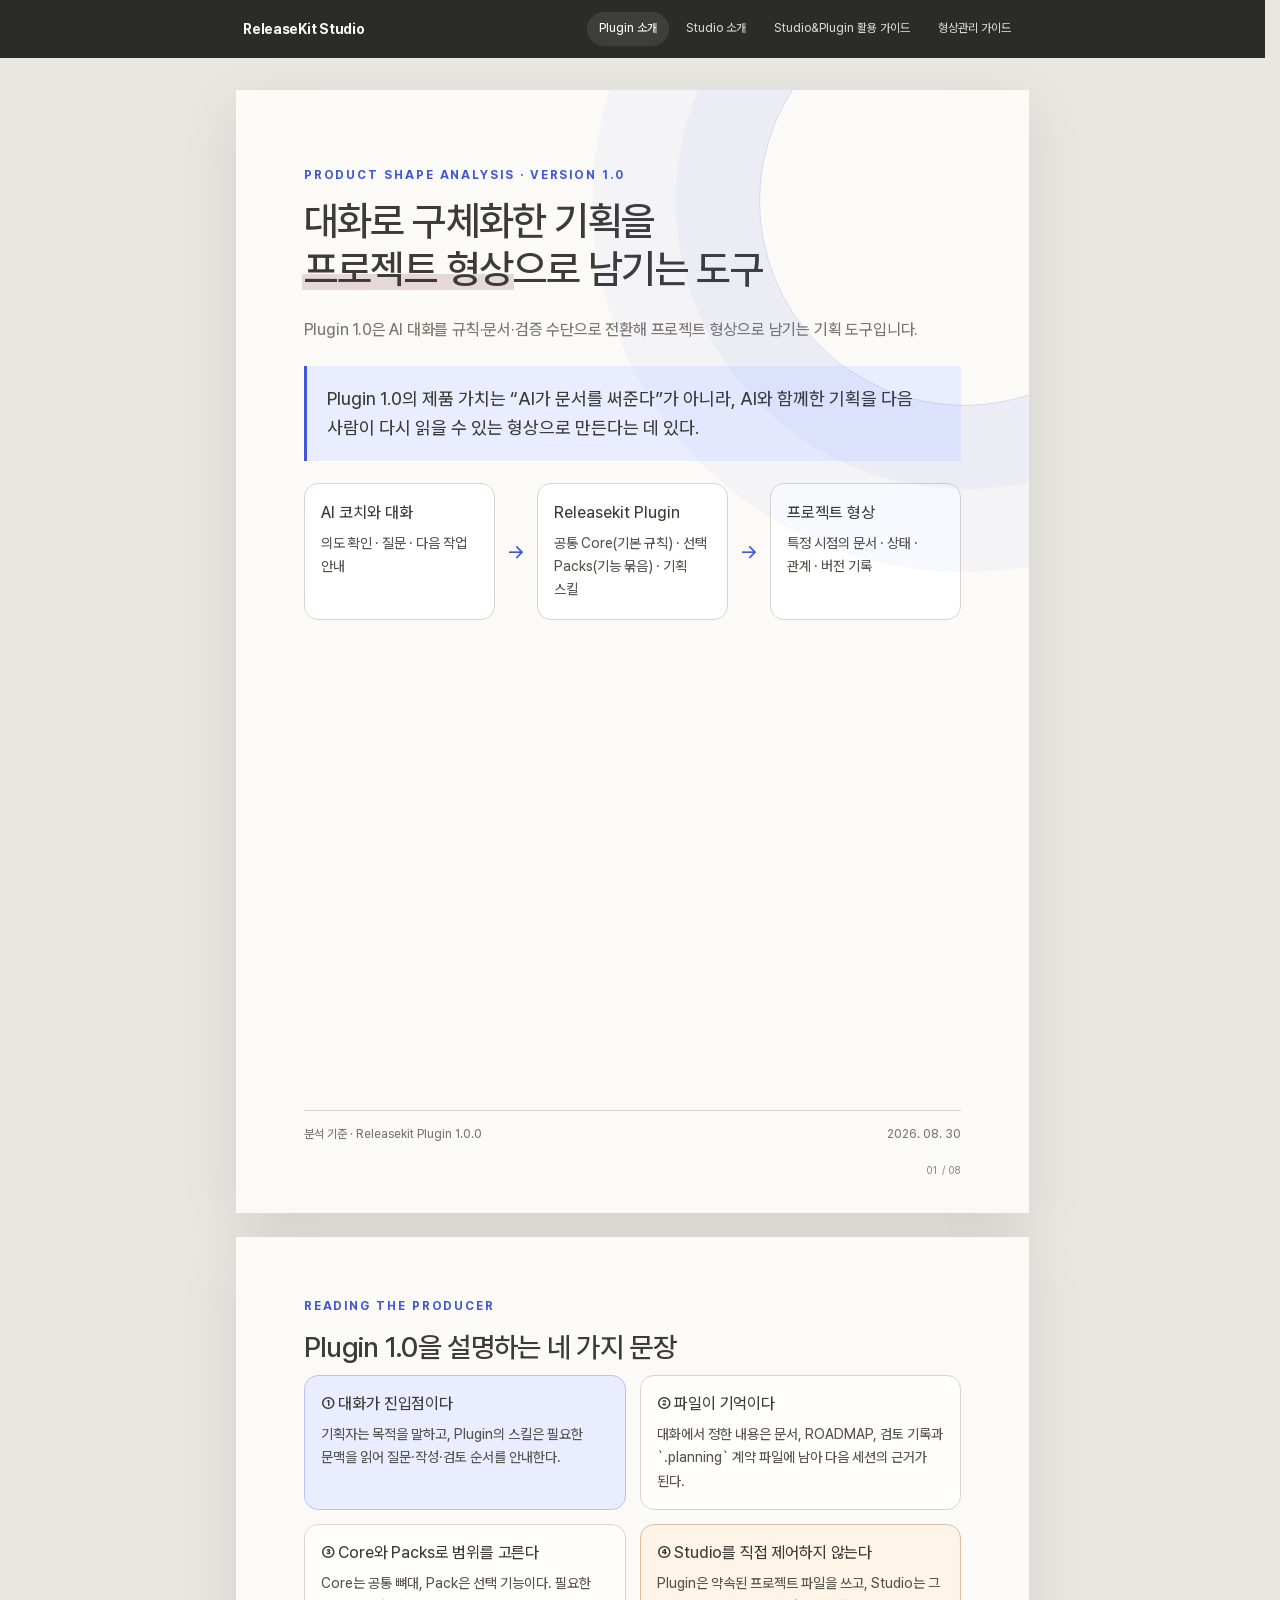
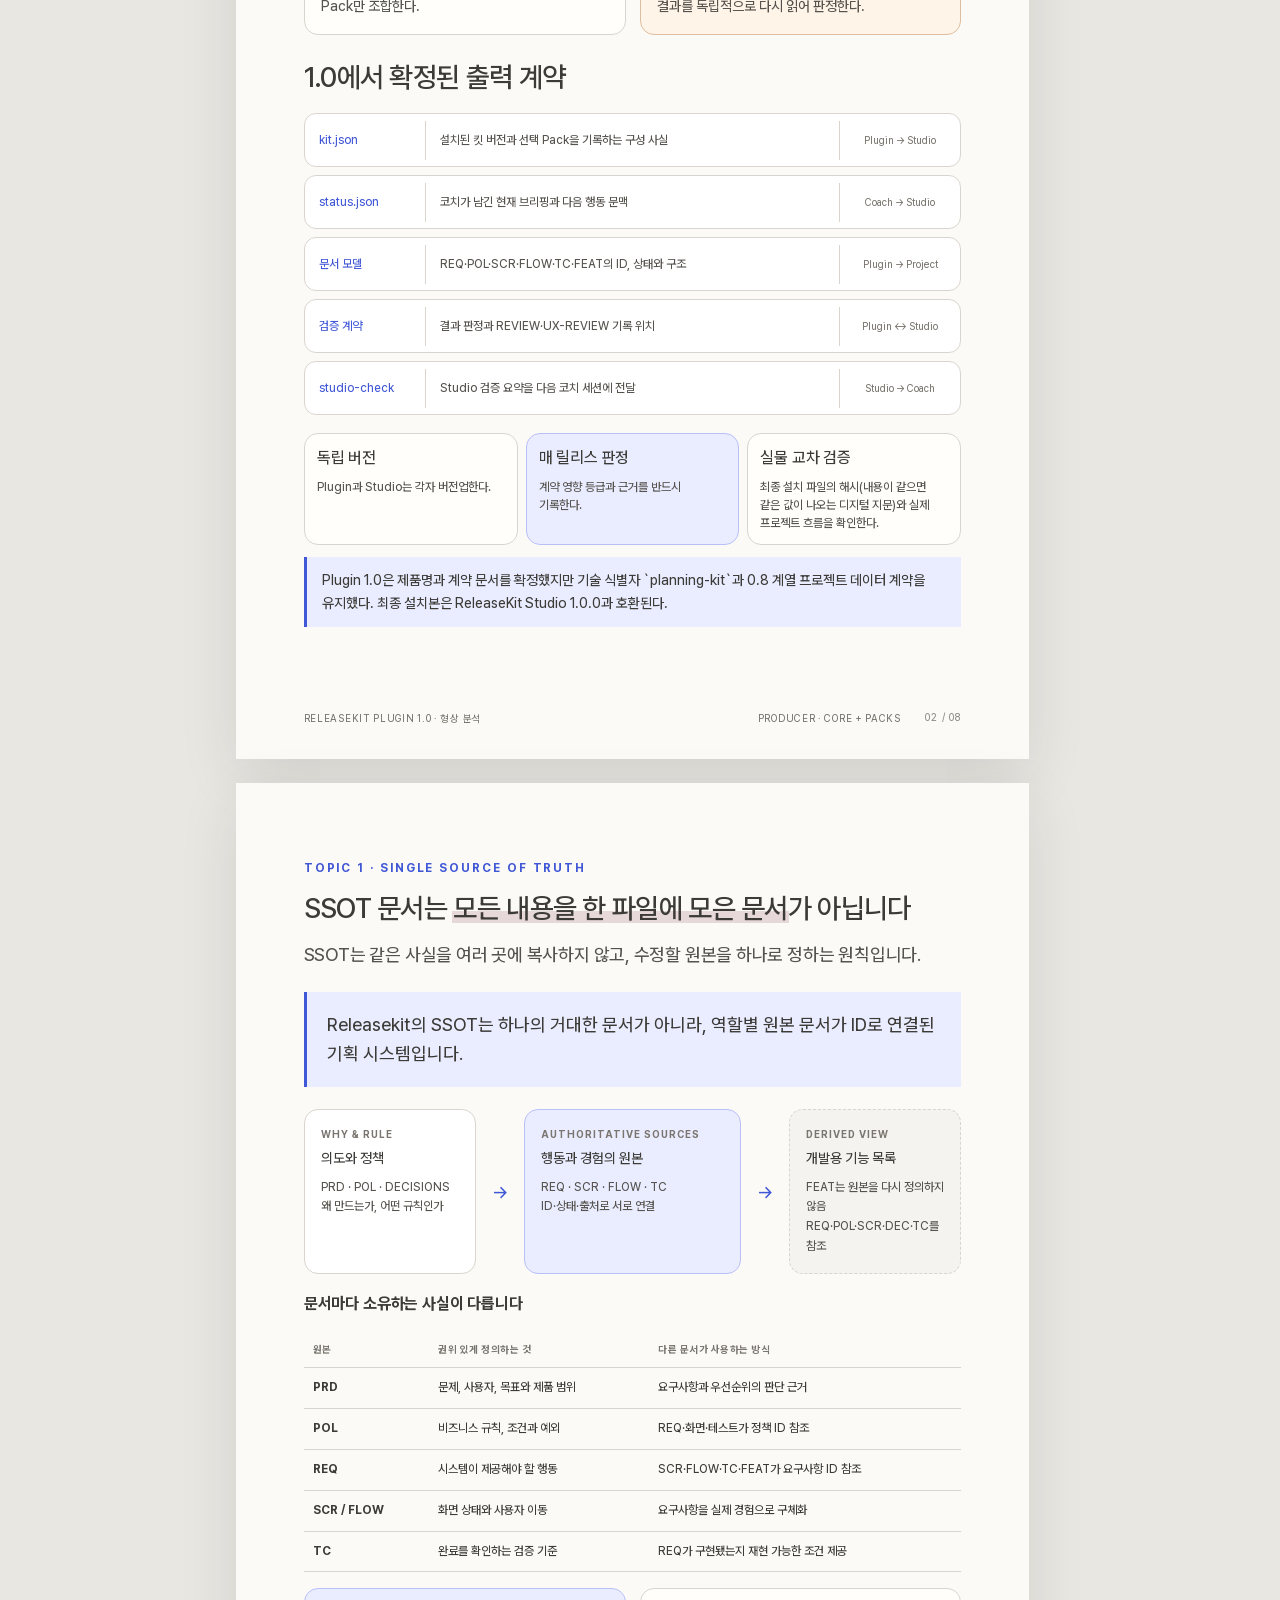
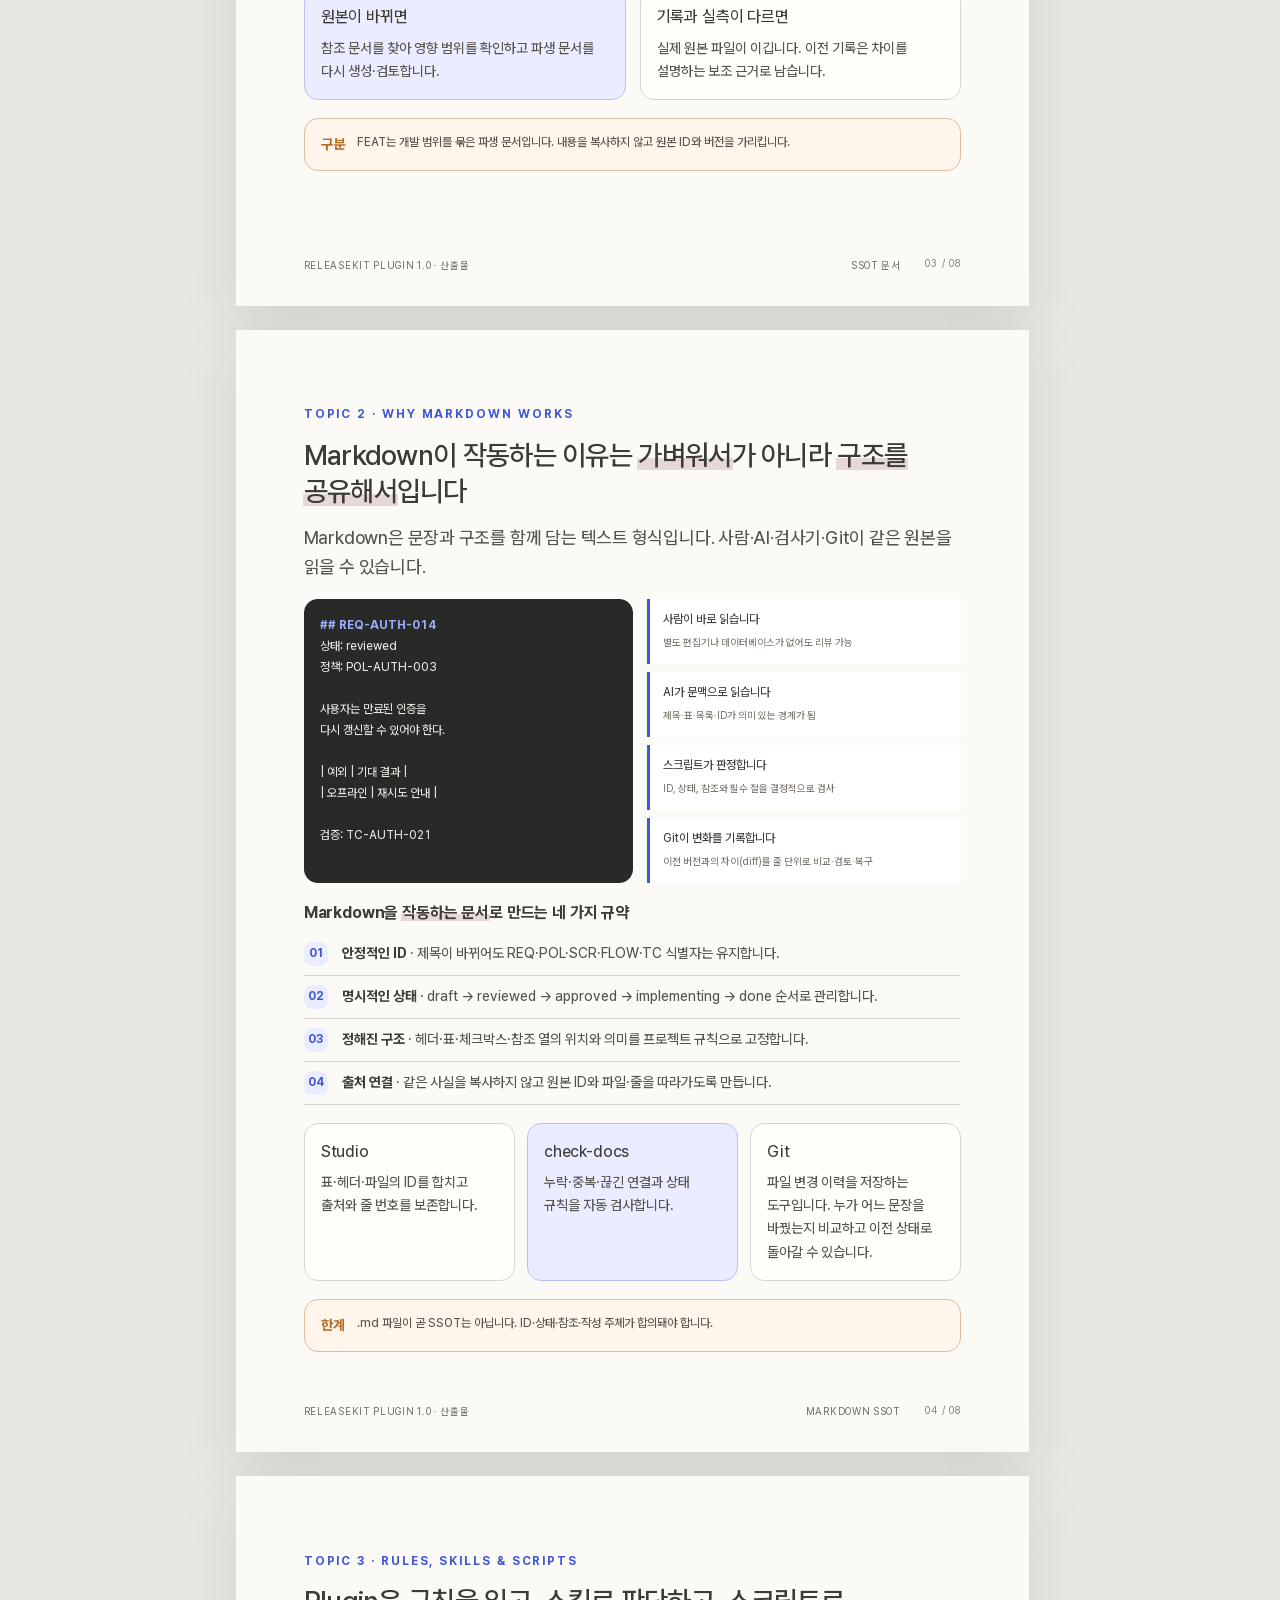
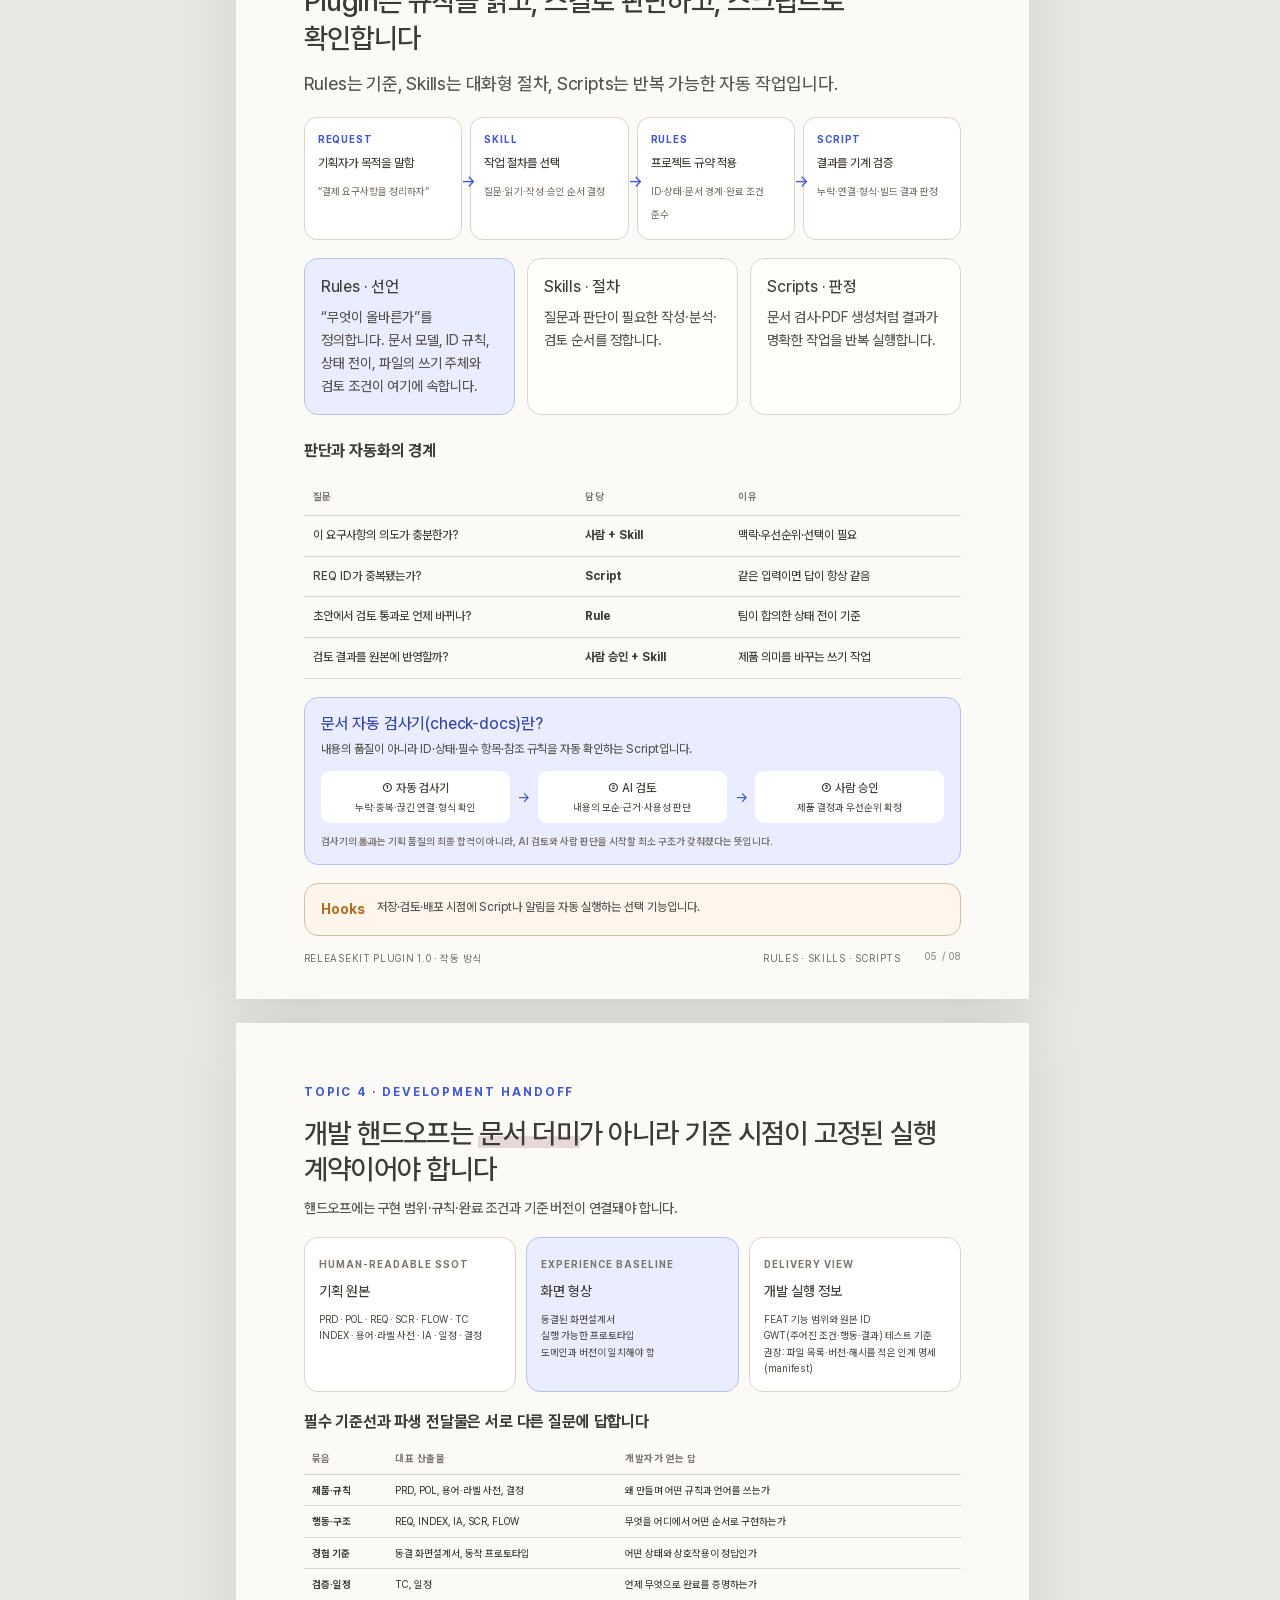
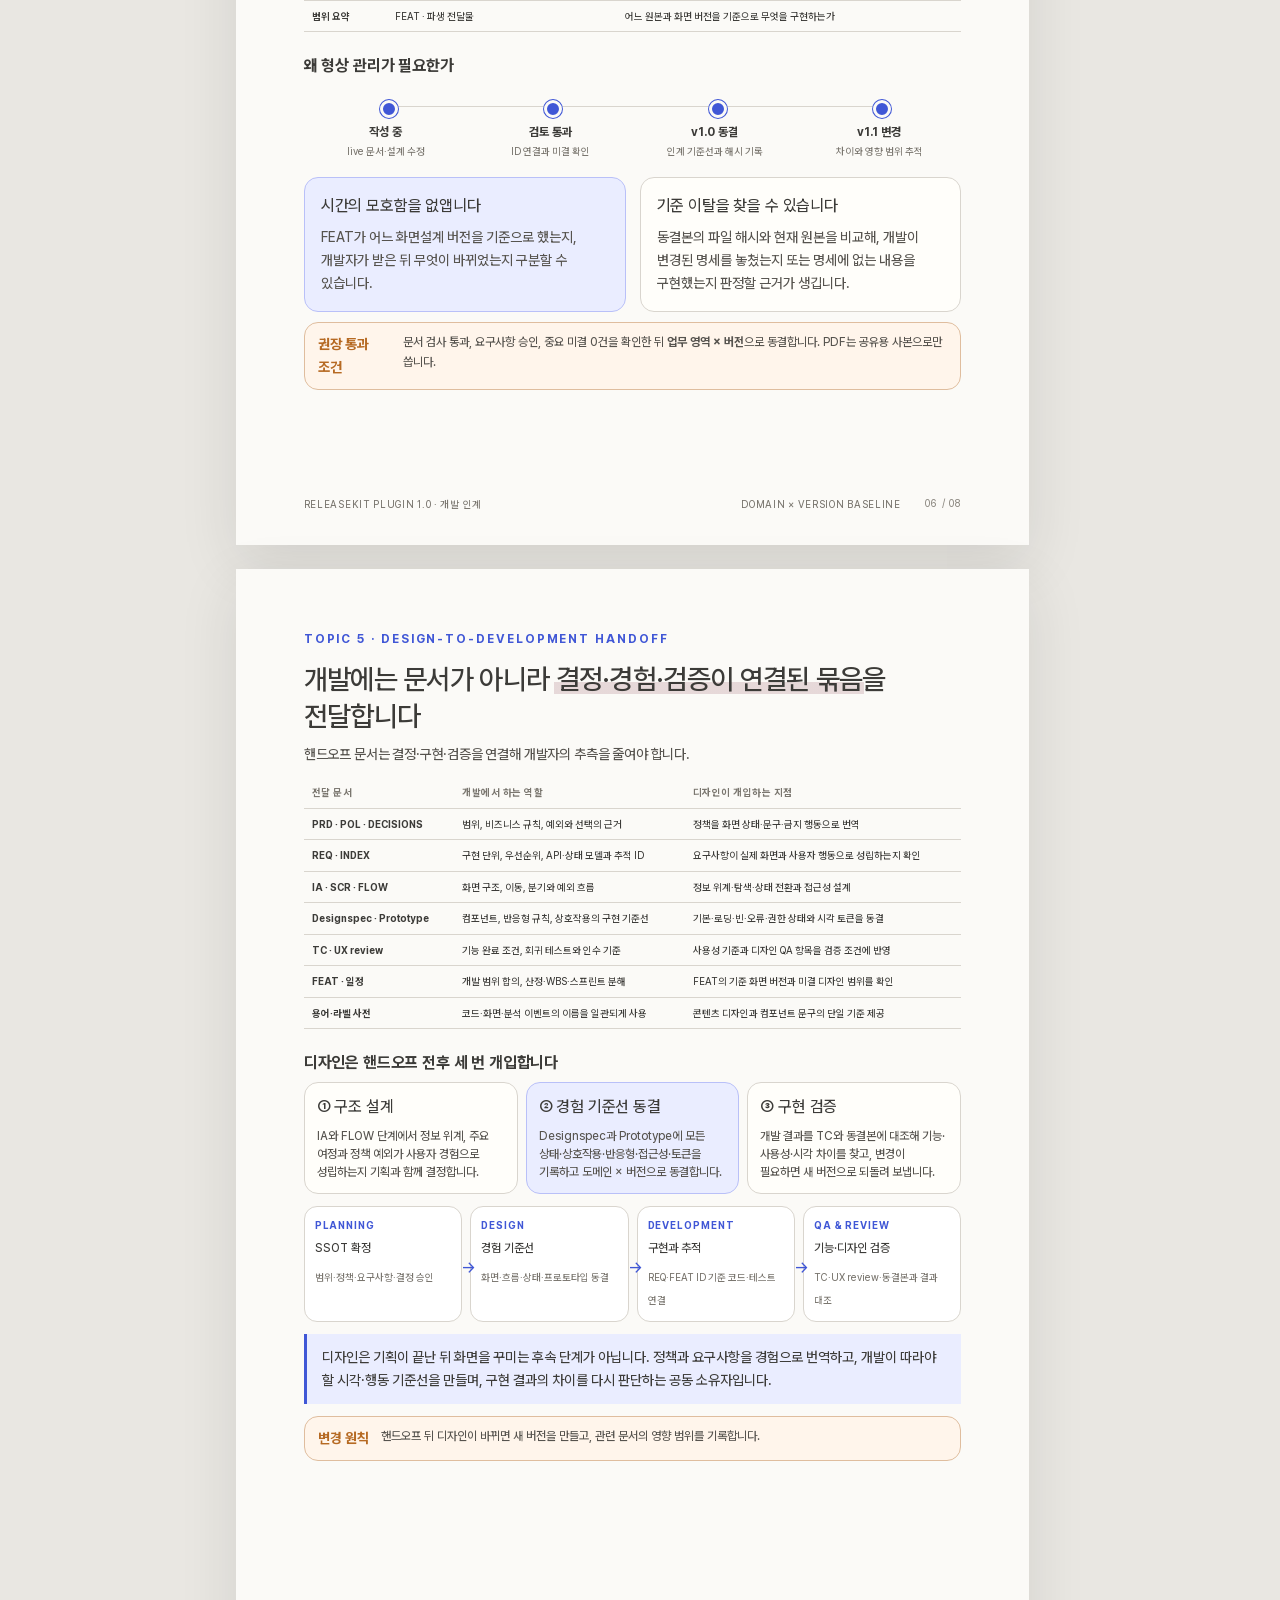
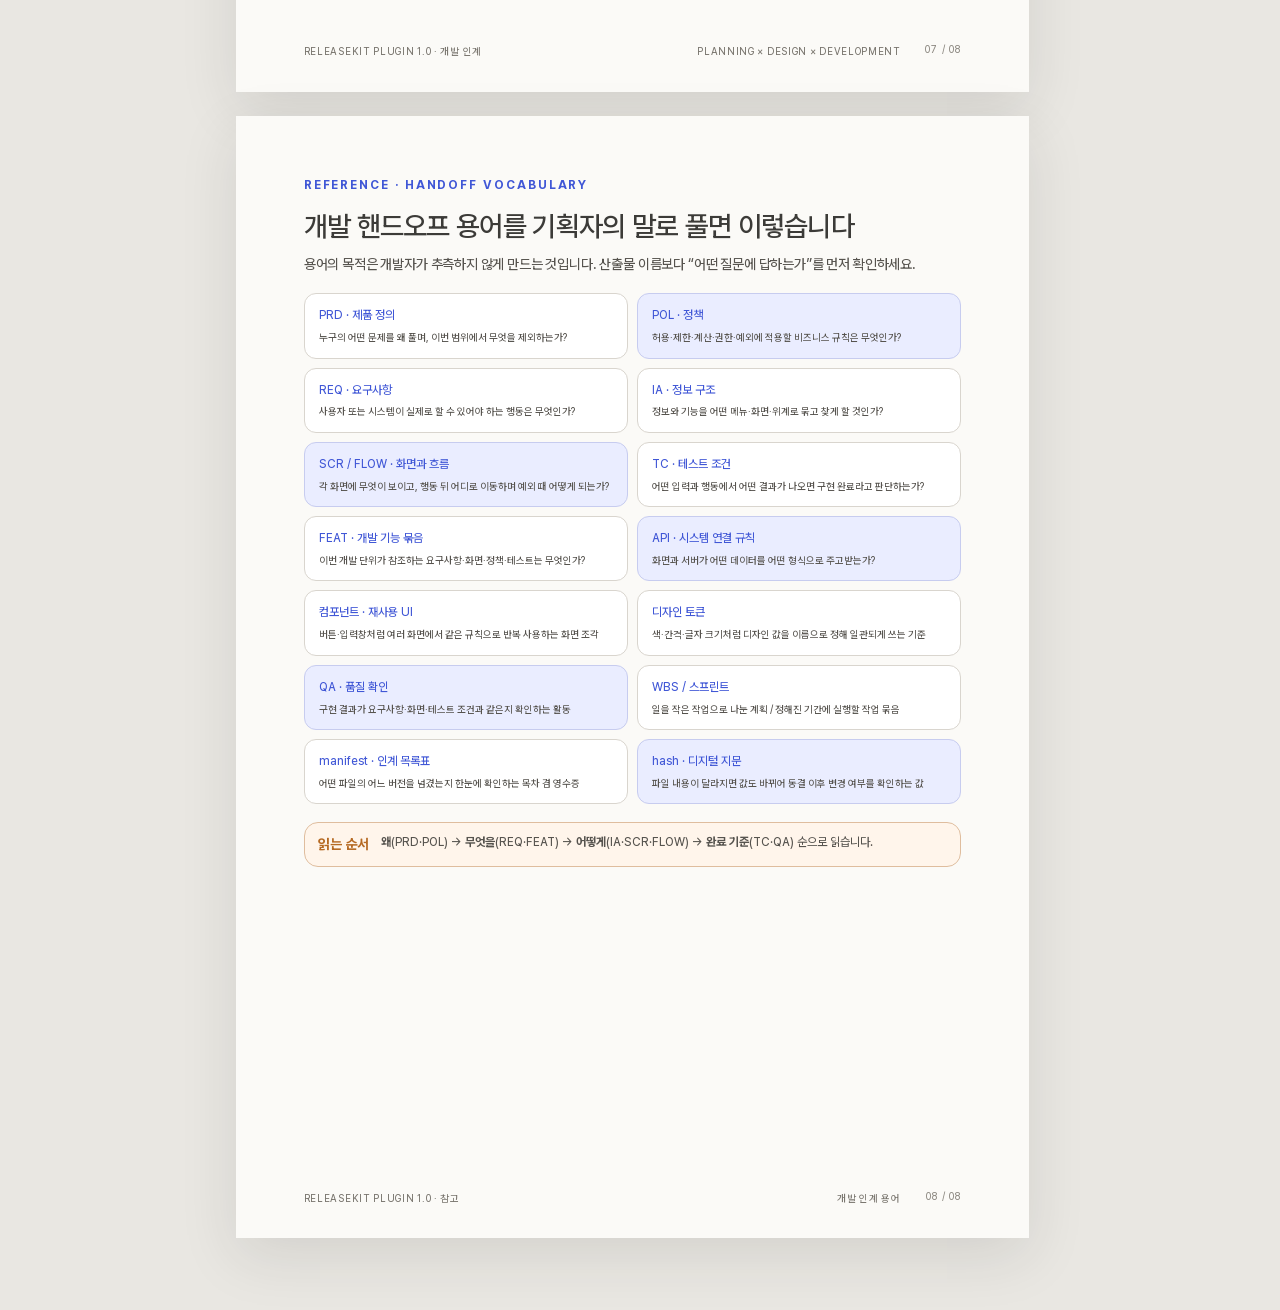
<file: plugin-analysis.html>
<!doctype html>
<html lang="ko">
<head>
  <meta charset="utf-8">
  <meta name="viewport" content="width=device-width, initial-scale=1">
  <title>Releasekit Plugin 1.0 형상 분석</title>
  <meta name="description" content="Releasekit Plugin 1.0의 형상 생성 구조, Core + Packs와 제품 계약 분석">
  <link rel="stylesheet" href="./styles.css">
</head>
<body>
  <header class="site-bar">
    <strong><a href="./index.html" style="text-decoration:none">ReleaseKit Studio</a></strong>
    <nav aria-label="문서"><a href="./plugin-analysis.html" aria-current="page">Plugin 소개</a><a href="./analysis.html">Studio 소개</a><a href="./guide.html">Studio&amp;Plugin 활용 가이드</a><a href="./version-control-guide.html">형상관리 가이드</a></nav>
  </header>
  <main class="document">
    <article class="page cover" data-page="01 / 08">
      <div>
        <p class="eyebrow">Product shape analysis · Version 1.0</p>
        <h1>대화로 구체화한 기획을<br><span class="marker-underline">프로젝트 형상</span>으로 남기는 도구</h1>
        <p class="lead">Plugin 1.0은 AI 대화를 규칙·문서·검증 수단으로 전환해 프로젝트 형상으로 남기는 기획 도구입니다.</p>
        <div class="statement">Plugin 1.0의 제품 가치는 “AI가 문서를 써준다”가 아니라, AI와 함께한 기획을 다음 사람이 다시 읽을 수 있는 형상으로 만든다는 데 있다.</div>
        <div class="flow" aria-label="Releasekit Plugin 작업 흐름">
          <div class="node"><strong>AI 코치와 대화</strong><span>의도 확인 · 질문 · 다음 작업 안내</span></div>
          <div class="arrow" aria-hidden="true">→</div>
          <div class="node"><strong>Releasekit Plugin</strong><span>공통 Core(기본 규칙) · 선택 Packs(기능 묶음) · 기획 스킬</span></div>
          <div class="arrow" aria-hidden="true">→</div>
          <div class="node"><strong>프로젝트 형상</strong><span>특정 시점의 문서 · 상태 · 관계 · 버전 기록</span></div>
        </div>
      </div>
      <footer class="cover-meta"><span>분석 기준 · Releasekit Plugin 1.0.0</span><span>2026. 08. 30</span></footer>
    </article>

    <article class="page compact-page" data-page="02 / 08">
      <p class="eyebrow">Reading the producer</p>
      <h2>Plugin 1.0을 설명하는 네 가지 문장</h2>
      <div class="grid-2">
        <section class="card accent"><h3>① 대화가 진입점이다</h3><p>기획자는 목적을 말하고, Plugin의 스킬은 필요한 문맥을 읽어 질문·작성·검토 순서를 안내한다.</p></section>
        <section class="card"><h3>② 파일이 기억이다</h3><p>대화에서 정한 내용은 문서, ROADMAP, 검토 기록과 `.planning` 계약 파일에 남아 다음 세션의 근거가 된다.</p></section>
        <section class="card"><h3>③ Core와 Packs로 범위를 고른다</h3><p>Core는 공통 뼈대, Pack은 선택 기능이다. 필요한 Pack만 조합한다.</p></section>
        <section class="card signal"><h3>④ Studio를 직접 제어하지 않는다</h3><p>Plugin은 약속된 프로젝트 파일을 쓰고, Studio는 그 결과를 독립적으로 다시 읽어 판정한다.</p></section>
      </div>

      <h2 style="margin-top:24px">1.0에서 확정된 출력 계약</h2>
      <div class="contract-stack" aria-label="Plugin과 Studio 사이의 주요 계약">
        <div class="contract-row"><strong>kit.json</strong><span>설치된 킷 버전과 선택 Pack을 기록하는 구성 사실</span><em>Plugin → Studio</em></div>
        <div class="contract-row"><strong>status.json</strong><span>코치가 남긴 현재 브리핑과 다음 행동 문맥</span><em>Coach → Studio</em></div>
        <div class="contract-row"><strong>문서 모델</strong><span>REQ·POL·SCR·FLOW·TC·FEAT의 ID, 상태와 구조</span><em>Plugin → Project</em></div>
        <div class="contract-row"><strong>검증 계약</strong><span>결과 판정과 REVIEW·UX-REVIEW 기록 위치</span><em>Plugin ↔ Studio</em></div>
        <div class="contract-row"><strong>studio-check</strong><span>Studio 검증 요약을 다음 코치 세션에 전달</span><em>Studio → Coach</em></div>
      </div>

      <div class="grid-3">
        <section class="card"><h3>독립 버전</h3><p>Plugin과 Studio는 각자 버전업한다.</p></section>
        <section class="card accent"><h3>매 릴리스 판정</h3><p>계약 영향 등급과 근거를 반드시 기록한다.</p></section>
        <section class="card"><h3>실물 교차 검증</h3><p>최종 설치 파일의 해시(내용이 같으면 같은 값이 나오는 디지털 지문)와 실제 프로젝트 흐름을 확인한다.</p></section>
      </div>
      <div class="statement">Plugin 1.0은 제품명과 계약 문서를 확정했지만 기술 식별자 `planning-kit`과 0.8 계열 프로젝트 데이터 계약을 유지했다. 최종 설치본은 ReleaseKit Studio 1.0.0과 호환된다.</div>
      <footer class="page-footer"><span>Releasekit Plugin 1.0 · 형상 분석</span><span>Producer · Core + Packs</span></footer>
    </article>

    <article class="page" data-page="03 / 08">
      <p class="eyebrow">Topic 1 · Single source of truth</p>
      <h2>SSOT 문서는 <span class="marker-underline">모든 내용을 한 파일에 모은 문서</span>가 아닙니다</h2>
      <p class="lead">SSOT는 같은 사실을 여러 곳에 복사하지 않고, 수정할 원본을 하나로 정하는 원칙입니다.</p>
      <div class="statement">Releasekit의 SSOT는 하나의 거대한 문서가 아니라, <strong>역할별 원본 문서가 ID로 연결된 기획 시스템</strong>입니다.</div>
      <div class="truth-map" aria-label="SSOT 원본과 파생 문서의 관계">
        <section class="truth-node"><small>WHY &amp; RULE</small><strong>의도와 정책</strong><span>PRD · POL · DECISIONS</span><span>왜 만드는가, 어떤 규칙인가</span></section>
        <div class="truth-arrow" aria-hidden="true">→</div>
        <section class="truth-node primary"><small>AUTHORITATIVE SOURCES</small><strong>행동과 경험의 원본</strong><span>REQ · SCR · FLOW · TC</span><span>ID·상태·출처로 서로 연결</span></section>
        <div class="truth-arrow" aria-hidden="true">→</div>
        <section class="truth-node derived"><small>DERIVED VIEW</small><strong>개발용 기능 목록</strong><span>FEAT는 원본을 다시 정의하지 않음</span><span>REQ·POL·SCR·DEC·TC를 참조</span></section>
      </div>
      <h3>문서마다 소유하는 사실이 다릅니다</h3>
      <table class="table">
        <thead><tr><th>원본</th><th>권위 있게 정의하는 것</th><th>다른 문서가 사용하는 방식</th></tr></thead>
        <tbody>
          <tr><td><strong>PRD</strong></td><td>문제, 사용자, 목표와 제품 범위</td><td>요구사항과 우선순위의 판단 근거</td></tr>
          <tr><td><strong>POL</strong></td><td>비즈니스 규칙, 조건과 예외</td><td>REQ·화면·테스트가 정책 ID 참조</td></tr>
          <tr><td><strong>REQ</strong></td><td>시스템이 제공해야 할 행동</td><td>SCR·FLOW·TC·FEAT가 요구사항 ID 참조</td></tr>
          <tr><td><strong>SCR / FLOW</strong></td><td>화면 상태와 사용자 이동</td><td>요구사항을 실제 경험으로 구체화</td></tr>
          <tr><td><strong>TC</strong></td><td>완료를 확인하는 검증 기준</td><td>REQ가 구현됐는지 재현 가능한 조건 제공</td></tr>
        </tbody>
      </table>
      <div class="grid-2">
        <section class="card accent"><h3>원본이 바뀌면</h3><p>참조 문서를 찾아 영향 범위를 확인하고 파생 문서를 다시 생성·검토합니다.</p></section>
        <section class="card"><h3>기록과 실측이 다르면</h3><p>실제 원본 파일이 이깁니다. 이전 기록은 차이를 설명하는 보조 근거로 남습니다.</p></section>
      </div>
      <div class="callout"><b>구분</b><p><code>FEAT</code>는 개발 범위를 묶은 파생 문서입니다. 내용을 복사하지 않고 원본 ID와 버전을 가리킵니다.</p></div>
      <footer class="page-footer"><span>Releasekit Plugin 1.0 · 산출물</span><span>SSOT 문서</span></footer>
    </article>

    <article class="page" data-page="04 / 08">
      <p class="eyebrow">Topic 2 · Why Markdown works</p>
      <h2>Markdown이 작동하는 이유는 <span class="marker-underline">가벼워서</span>가 아니라 <span class="marker-underline">구조를 공유해서</span>입니다</h2>
      <p class="lead">Markdown은 문장과 구조를 함께 담는 텍스트 형식입니다. 사람·AI·검사기·Git이 같은 원본을 읽을 수 있습니다.</p>
      <div class="md-anatomy">
        <div class="md-sample" aria-label="구조화된 Markdown 예시"><b>## REQ-AUTH-014</b>
상태: reviewed
정책: POL-AUTH-003

사용자는 만료된 인증을
다시 갱신할 수 있어야 한다.

| 예외 | 기대 결과 |
| 오프라인 | 재시도 안내 |

검증: TC-AUTH-021</div>
        <div class="md-reasons">
          <div><strong>사람이 바로 읽습니다</strong><span>별도 편집기나 데이터베이스가 없어도 리뷰 가능</span></div>
          <div><strong>AI가 문맥으로 읽습니다</strong><span>제목·표·목록·ID가 의미 있는 경계가 됨</span></div>
          <div><strong>스크립트가 판정합니다</strong><span>ID, 상태, 참조와 필수 절을 결정적으로 검사</span></div>
          <div><strong>Git이 변화를 기록합니다</strong><span>이전 버전과의 차이(diff)를 줄 단위로 비교·검토·복구</span></div>
        </div>
      </div>
      <h3>Markdown을 <span class="marker-underline">작동하는 문서</span>로 만드는 네 가지 규약</h3>
      <ul class="feature-list">
        <li><b>01</b><span><strong>안정적인 ID</strong> · 제목이 바뀌어도 REQ·POL·SCR·FLOW·TC 식별자는 유지합니다.</span></li>
        <li><b>02</b><span><strong>명시적인 상태</strong> · <code>draft → reviewed → approved → implementing → done</code> 순서로 관리합니다.</span></li>
        <li><b>03</b><span><strong>정해진 구조</strong> · 헤더·표·체크박스·참조 열의 위치와 의미를 프로젝트 규칙으로 고정합니다.</span></li>
        <li><b>04</b><span><strong>출처 연결</strong> · 같은 사실을 복사하지 않고 원본 ID와 파일·줄을 따라가도록 만듭니다.</span></li>
      </ul>
      <div class="grid-3">
        <section class="card"><h3>Studio</h3><p>표·헤더·파일의 ID를 합치고 출처와 줄 번호를 보존합니다.</p></section>
        <section class="card accent"><h3>check-docs</h3><p>누락·중복·끊긴 연결과 상태 규칙을 자동 검사합니다.</p></section>
        <section class="card"><h3>Git</h3><p>파일 변경 이력을 저장하는 도구입니다. 누가 어느 문장을 바꿨는지 비교하고 이전 상태로 돌아갈 수 있습니다.</p></section>
      </div>
      <div class="callout"><b>한계</b><p><code>.md</code> 파일이 곧 SSOT는 아닙니다. ID·상태·참조·작성 주체가 합의돼야 합니다.</p></div>
      <footer class="page-footer"><span>Releasekit Plugin 1.0 · 산출물</span><span>Markdown SSOT</span></footer>
    </article>

    <article class="page" data-page="05 / 08">
      <p class="eyebrow">Topic 3 · Rules, skills & scripts</p>
      <h2>Plugin은 규칙을 읽고, 스킬로 판단하고, 스크립트로 확인합니다</h2>
      <p class="lead">Rules는 기준, Skills는 대화형 절차, Scripts는 반복 가능한 자동 작업입니다.</p>
      <div class="operation-flow" aria-label="Plugin 실행 흐름">
        <section><small>REQUEST</small><strong>기획자가 목적을 말함</strong><span>“결제 요구사항을 정리하자”</span></section>
        <section><small>SKILL</small><strong>작업 절차를 선택</strong><span>질문·읽기·작성·승인 순서 결정</span></section>
        <section><small>RULES</small><strong>프로젝트 규약 적용</strong><span>ID·상태·문서 경계·완료 조건 준수</span></section>
        <section><small>SCRIPT</small><strong>결과를 기계 검증</strong><span>누락·연결·형식·빌드 결과 판정</span></section>
      </div>
      <div class="grid-3">
        <section class="card accent"><h3>Rules · 선언</h3><p>“무엇이 올바른가”를 정의합니다. 문서 모델, ID 규칙, 상태 전이, 파일의 쓰기 주체와 검토 조건이 여기에 속합니다.</p></section>
        <section class="card"><h3>Skills · 절차</h3><p>질문과 판단이 필요한 작성·분석·검토 순서를 정합니다.</p></section>
        <section class="card"><h3>Scripts · 판정</h3><p>문서 검사·PDF 생성처럼 결과가 명확한 작업을 반복 실행합니다.</p></section>
      </div>
      <h3 style="margin-top:24px">판단과 자동화의 경계</h3>
      <table class="table">
        <thead><tr><th>질문</th><th>담당</th><th>이유</th></tr></thead>
        <tbody>
          <tr><td>이 요구사항의 의도가 충분한가?</td><td><strong>사람 + Skill</strong></td><td>맥락·우선순위·선택이 필요</td></tr>
          <tr><td>REQ ID가 중복됐는가?</td><td><strong>Script</strong></td><td>같은 입력이면 답이 항상 같음</td></tr>
          <tr><td>초안에서 검토 통과로 언제 바뀌나?</td><td><strong>Rule</strong></td><td>팀이 합의한 상태 전이 기준</td></tr>
          <tr><td>검토 결과를 원본에 반영할까?</td><td><strong>사람 승인 + Skill</strong></td><td>제품 의미를 바꾸는 쓰기 작업</td></tr>
        </tbody>
      </table>
      <section class="checker-explainer">
        <h3>문서 자동 검사기(check-docs)란?</h3>
        <p>내용의 품질이 아니라 ID·상태·필수 항목·참조 규칙을 자동 확인하는 Script입니다.</p>
        <div class="checker-chain" aria-label="문서 작성부터 최종 승인까지의 검증 순서">
          <span><b>① 자동 검사기</b>누락·중복·끊긴 연결·형식 확인</span><i aria-hidden="true">→</i>
          <span><b>② AI 검토</b>내용의 모순·근거·사용성 판단</span><i aria-hidden="true">→</i>
          <span><b>③ 사람 승인</b>제품 결정과 우선순위 확정</span>
        </div>
        <small>검사기의 <span class="marker-underline">통과</span>는 기획 품질의 최종 합격이 아니라, AI 검토와 사람 판단을 시작할 최소 구조가 갖춰졌다는 뜻입니다.</small>
      </section>
      <div class="callout"><b>Hooks</b><p>저장·검토·배포 시점에 Script나 알림을 자동 실행하는 선택 기능입니다.</p></div>
      <footer class="page-footer"><span>Releasekit Plugin 1.0 · 작동 방식</span><span>Rules · Skills · Scripts</span></footer>
    </article>

    <article class="page compact-page" data-page="06 / 08">
      <p class="eyebrow">Topic 4 · Development handoff</p>
      <h2>개발 핸드오프는 <span class="marker-underline">문서 더미</span>가 아니라 기준 시점이 고정된 실행 계약이어야 합니다</h2>
      <p class="lead">핸드오프에는 구현 범위·규칙·완료 조건과 기준 버전이 연결돼야 합니다.</p>
      <div class="handoff-bundle">
        <section><small>HUMAN-READABLE SSOT</small><strong>기획 원본</strong><span>PRD · POL · REQ · SCR · FLOW · TC</span><span>INDEX · 용어·라벨 사전 · IA · 일정 · 결정</span></section>
        <section><small>EXPERIENCE BASELINE</small><strong>화면 형상</strong><span>동결된 화면설계서</span><span>실행 가능한 프로토타입</span><span>도메인과 버전이 일치해야 함</span></section>
        <section><small>DELIVERY VIEW</small><strong>개발 실행 정보</strong><span>FEAT 기능 범위와 원본 ID</span><span>GWT(주어진 조건·행동·결과) 테스트 기준</span><span>권장: 파일 목록·버전·해시를 적은 인계 명세(manifest)</span></section>
      </div>
      <h3>필수 기준선과 파생 전달물은 서로 다른 질문에 답합니다</h3>
      <table class="table">
        <thead><tr><th>묶음</th><th>대표 산출물</th><th>개발자가 얻는 답</th></tr></thead>
        <tbody>
          <tr><td><strong>제품·규칙</strong></td><td>PRD, POL, 용어·라벨 사전, 결정</td><td>왜 만들며 어떤 규칙과 언어를 쓰는가</td></tr>
          <tr><td><strong>행동·구조</strong></td><td>REQ, INDEX, IA, SCR, FLOW</td><td>무엇을 어디에서 어떤 순서로 구현하는가</td></tr>
          <tr><td><strong>경험 기준</strong></td><td>동결 화면설계서, 동작 프로토타입</td><td>어떤 상태와 상호작용이 정답인가</td></tr>
          <tr><td><strong>검증·일정</strong></td><td>TC, 일정</td><td>언제 무엇으로 완료를 증명하는가</td></tr>
          <tr><td><strong>범위 요약</strong></td><td>FEAT · 파생 전달물</td><td>어느 원본과 화면 버전을 기준으로 무엇을 구현하는가</td></tr>
        </tbody>
      </table>
      <h3 style="margin-top:22px">왜 형상 관리가 필요한가</h3>
      <div class="version-line" aria-label="기획 형상 관리 흐름">
        <div><strong>작성 중</strong>live 문서·설계 수정</div>
        <div><strong>검토 통과</strong>ID 연결과 미결 확인</div>
        <div><strong>v1.0 동결</strong>인계 기준선과 해시 기록</div>
        <div><strong>v1.1 변경</strong>차이와 영향 범위 추적</div>
      </div>
      <div class="grid-2">
        <section class="card accent"><h3>시간의 모호함을 없앱니다</h3><p>FEAT가 어느 화면설계 버전을 기준으로 했는지, 개발자가 받은 뒤 무엇이 바뀌었는지 구분할 수 있습니다.</p></section>
        <section class="card"><h3>기준 이탈을 찾을 수 있습니다</h3><p>동결본의 파일 해시와 현재 원본을 비교해, 개발이 변경된 명세를 놓쳤는지 또는 명세에 없는 내용을 구현했는지 판정할 근거가 생깁니다.</p></section>
      </div>
      <div class="callout"><b>권장 통과 조건</b><p>문서 검사 통과, 요구사항 승인, 중요 미결 0건을 확인한 뒤 <strong>업무 영역 × 버전</strong>으로 동결합니다. PDF는 공유용 사본으로만 씁니다.</p></div>
      <footer class="page-footer"><span>Releasekit Plugin 1.0 · 개발 인계</span><span>Domain × Version baseline</span></footer>
    </article>

    <article class="page compact-page" data-page="07 / 08">
      <p class="eyebrow">Topic 5 · Design-to-development handoff</p>
      <h2>개발에는 문서가 아니라 <span class="marker-underline">결정·경험·검증이 연결된 묶음</span>을 전달합니다</h2>
      <p class="lead">핸드오프 문서는 결정·구현·검증을 연결해 개발자의 추측을 줄여야 합니다.</p>
      <table class="table">
        <thead><tr><th>전달 문서</th><th>개발에서 하는 역할</th><th>디자인이 개입하는 지점</th></tr></thead>
        <tbody>
          <tr><td><strong>PRD · POL · DECISIONS</strong></td><td>범위, 비즈니스 규칙, 예외와 선택의 근거</td><td>정책을 화면 상태·문구·금지 행동으로 번역</td></tr>
          <tr><td><strong>REQ · INDEX</strong></td><td>구현 단위, 우선순위, API·상태 모델과 추적 ID</td><td>요구사항이 실제 화면과 사용자 행동으로 성립하는지 확인</td></tr>
          <tr><td><strong>IA · SCR · FLOW</strong></td><td>화면 구조, 이동, 분기와 예외 흐름</td><td>정보 위계·탐색·상태 전환과 접근성 설계</td></tr>
          <tr><td><strong>Designspec · Prototype</strong></td><td>컴포넌트, 반응형 규칙, 상호작용의 구현 기준선</td><td>기본·로딩·빈·오류·권한 상태와 시각 토큰을 동결</td></tr>
          <tr><td><strong>TC · UX review</strong></td><td>기능 완료 조건, 회귀 테스트와 인수 기준</td><td>사용성 기준과 디자인 QA 항목을 검증 조건에 반영</td></tr>
          <tr><td><strong>FEAT · 일정</strong></td><td>개발 범위 합의, 산정·WBS·스프린트 분해</td><td>FEAT의 기준 화면 버전과 미결 디자인 범위를 확인</td></tr>
          <tr><td><strong>용어·라벨 사전</strong></td><td>코드·화면·분석 이벤트의 이름을 일관되게 사용</td><td>콘텐츠 디자인과 컴포넌트 문구의 단일 기준 제공</td></tr>
        </tbody>
      </table>

      <h3 style="margin-top:22px">디자인은 핸드오프 전후 세 번 개입합니다</h3>
      <div class="grid-3">
        <section class="card"><h3>① 구조 설계</h3><p>IA와 FLOW 단계에서 정보 위계, 주요 여정과 정책 예외가 사용자 경험으로 성립하는지 기획과 함께 결정합니다.</p></section>
        <section class="card accent"><h3>② 경험 기준선 동결</h3><p>Designspec과 Prototype에 모든 상태·상호작용·반응형·접근성·토큰을 기록하고 도메인 × 버전으로 동결합니다.</p></section>
        <section class="card"><h3>③ 구현 검증</h3><p>개발 결과를 TC와 동결본에 대조해 기능·사용성·시각 차이를 찾고, 변경이 필요하면 새 버전으로 되돌려 보냅니다.</p></section>
      </div>

      <div class="operation-flow" aria-label="기획, 디자인, 개발, 검증으로 이어지는 핸드오프 흐름">
        <section><small>PLANNING</small><strong>SSOT 확정</strong><span>범위·정책·요구사항·결정 승인</span></section>
        <section><small>DESIGN</small><strong>경험 기준선</strong><span>화면·흐름·상태·프로토타입 동결</span></section>
        <section><small>DEVELOPMENT</small><strong>구현과 추적</strong><span>REQ·FEAT ID 기준 코드·테스트 연결</span></section>
        <section><small>QA &amp; REVIEW</small><strong>기능·디자인 검증</strong><span>TC·UX review·동결본과 결과 대조</span></section>
      </div>

      <div class="statement">디자인은 기획이 끝난 뒤 화면을 꾸미는 후속 단계가 아닙니다. <strong>정책과 요구사항을 경험으로 번역하고, 개발이 따라야 할 시각·행동 기준선을 만들며, 구현 결과의 차이를 다시 판단하는 공동 소유자</strong>입니다.</div>
      <div class="callout"><b>변경 원칙</b><p>핸드오프 뒤 디자인이 바뀌면 새 버전을 만들고, 관련 문서의 영향 범위를 기록합니다.</p></div>
      <footer class="page-footer"><span>Releasekit Plugin 1.0 · 개발 인계</span><span>Planning × Design × Development</span></footer>
    </article>

    <article class="page compact-page" data-page="08 / 08">
      <p class="eyebrow">Reference · Handoff vocabulary</p>
      <h2>개발 핸드오프 용어를 기획자의 말로 풀면 이렇습니다</h2>
      <p class="lead">용어의 목적은 개발자가 추측하지 않게 만드는 것입니다. 산출물 이름보다 “어떤 질문에 답하는가”를 먼저 확인하세요.</p>
      <div class="term-grid">
        <section><strong>PRD · 제품 정의</strong><span>누구의 어떤 문제를 왜 풀며, 이번 범위에서 무엇을 제외하는가?</span></section>
        <section><strong>POL · 정책</strong><span>허용·제한·계산·권한·예외에 적용할 비즈니스 규칙은 무엇인가?</span></section>
        <section><strong>REQ · 요구사항</strong><span>사용자 또는 시스템이 실제로 할 수 있어야 하는 행동은 무엇인가?</span></section>
        <section><strong>IA · 정보 구조</strong><span>정보와 기능을 어떤 메뉴·화면·위계로 묶고 찾게 할 것인가?</span></section>
        <section><strong>SCR / FLOW · 화면과 흐름</strong><span>각 화면에 무엇이 보이고, 행동 뒤 어디로 이동하며 예외 때 어떻게 되는가?</span></section>
        <section><strong>TC · 테스트 조건</strong><span>어떤 입력과 행동에서 어떤 결과가 나오면 구현 완료라고 판단하는가?</span></section>
        <section><strong>FEAT · 개발 기능 묶음</strong><span>이번 개발 단위가 참조하는 요구사항·화면·정책·테스트는 무엇인가?</span></section>
        <section><strong>API · 시스템 연결 규칙</strong><span>화면과 서버가 어떤 데이터를 어떤 형식으로 주고받는가?</span></section>
        <section><strong>컴포넌트 · 재사용 UI</strong><span>버튼·입력창처럼 여러 화면에서 같은 규칙으로 반복 사용하는 화면 조각</span></section>
        <section><strong>디자인 토큰</strong><span>색·간격·글자 크기처럼 디자인 값을 이름으로 정해 일관되게 쓰는 기준</span></section>
        <section><strong>QA · 품질 확인</strong><span>구현 결과가 요구사항·화면·테스트 조건과 같은지 확인하는 활동</span></section>
        <section><strong>WBS / 스프린트</strong><span>일을 작은 작업으로 나눈 계획 / 정해진 기간에 실행할 작업 묶음</span></section>
        <section><strong>manifest · 인계 목록표</strong><span>어떤 파일의 어느 버전을 넘겼는지 한눈에 확인하는 목차 겸 영수증</span></section>
        <section><strong>hash · 디지털 지문</strong><span>파일 내용이 달라지면 값도 바뀌어 동결 이후 변경 여부를 확인하는 값</span></section>
      </div>
      <div class="callout"><b>읽는 순서</b><p><strong>왜</strong>(PRD·POL) → <strong>무엇을</strong>(REQ·FEAT) → <strong>어떻게</strong>(IA·SCR·FLOW) → <strong>완료 기준</strong>(TC·QA) 순으로 읽습니다.</p></div>
      <footer class="page-footer"><span>Releasekit Plugin 1.0 · 참고</span><span>개발 인계 용어</span></footer>
    </article>
  </main>
</body>
</html>
</file>
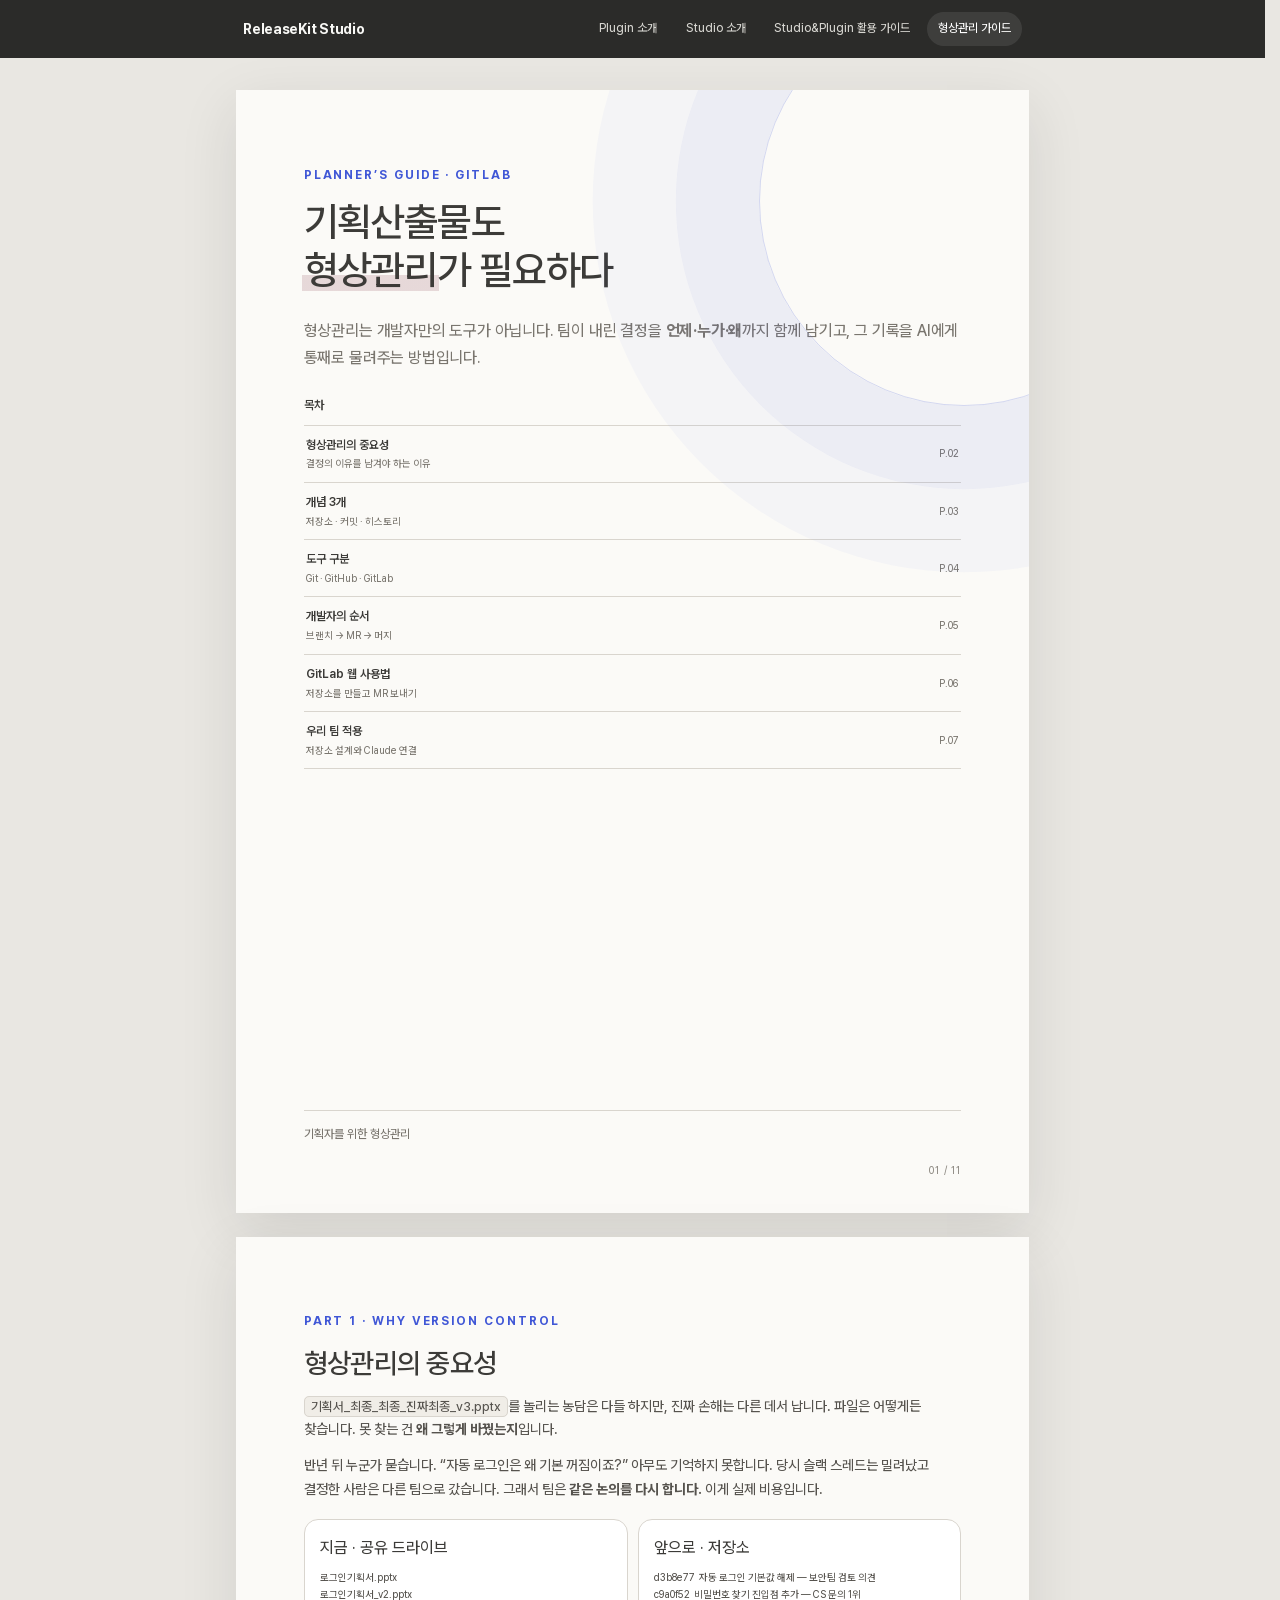
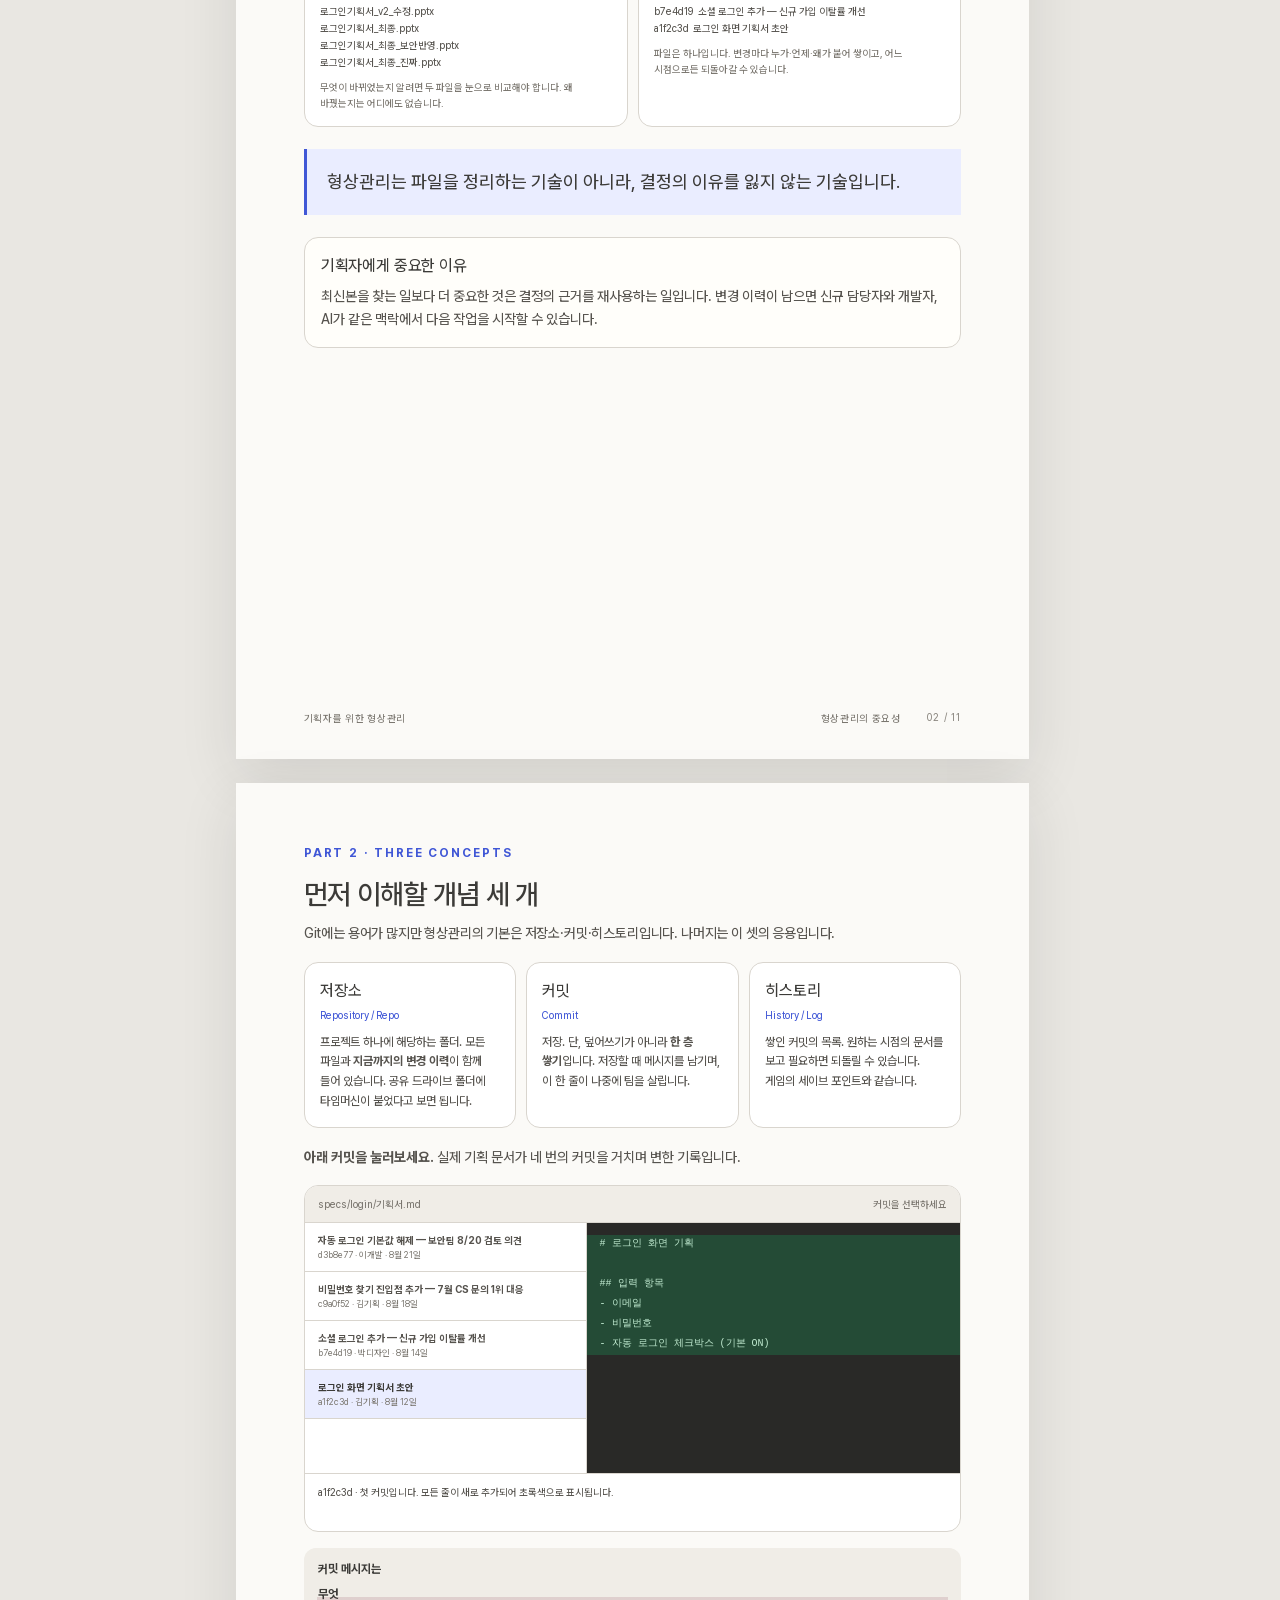
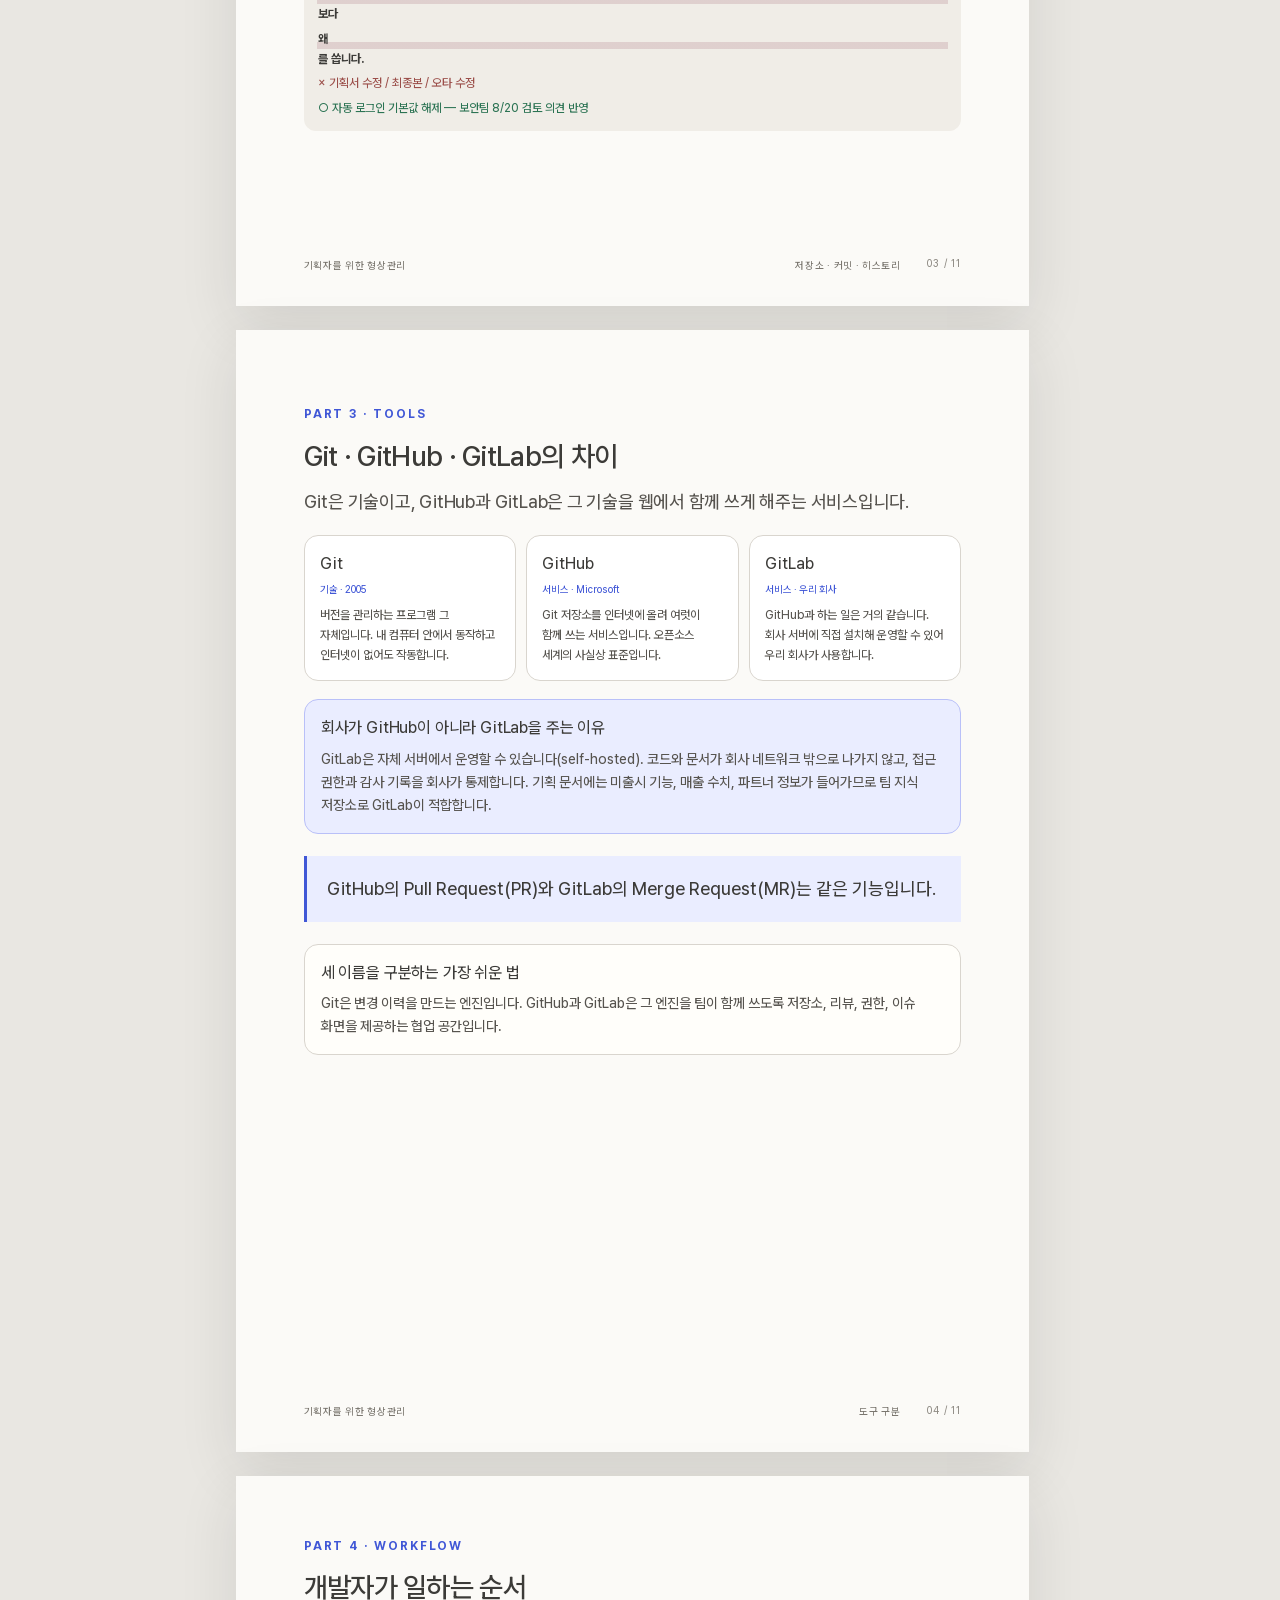
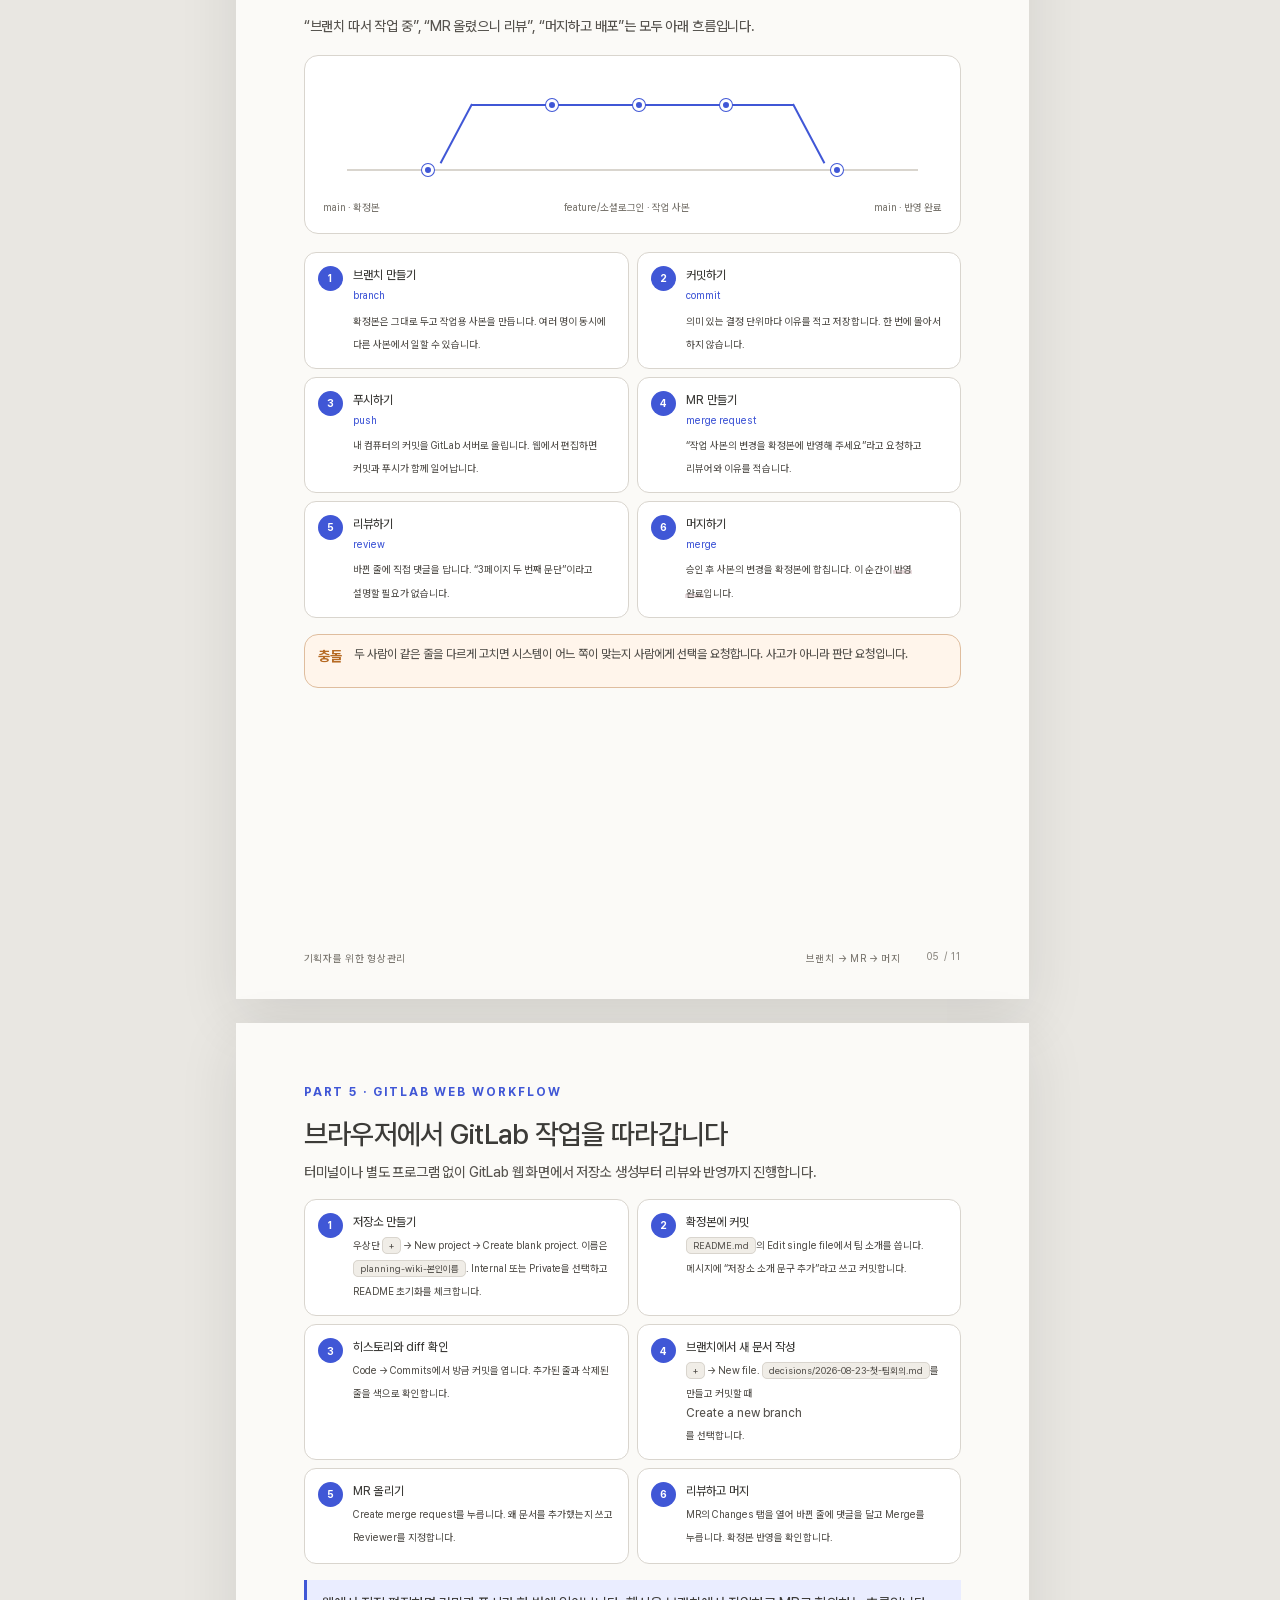
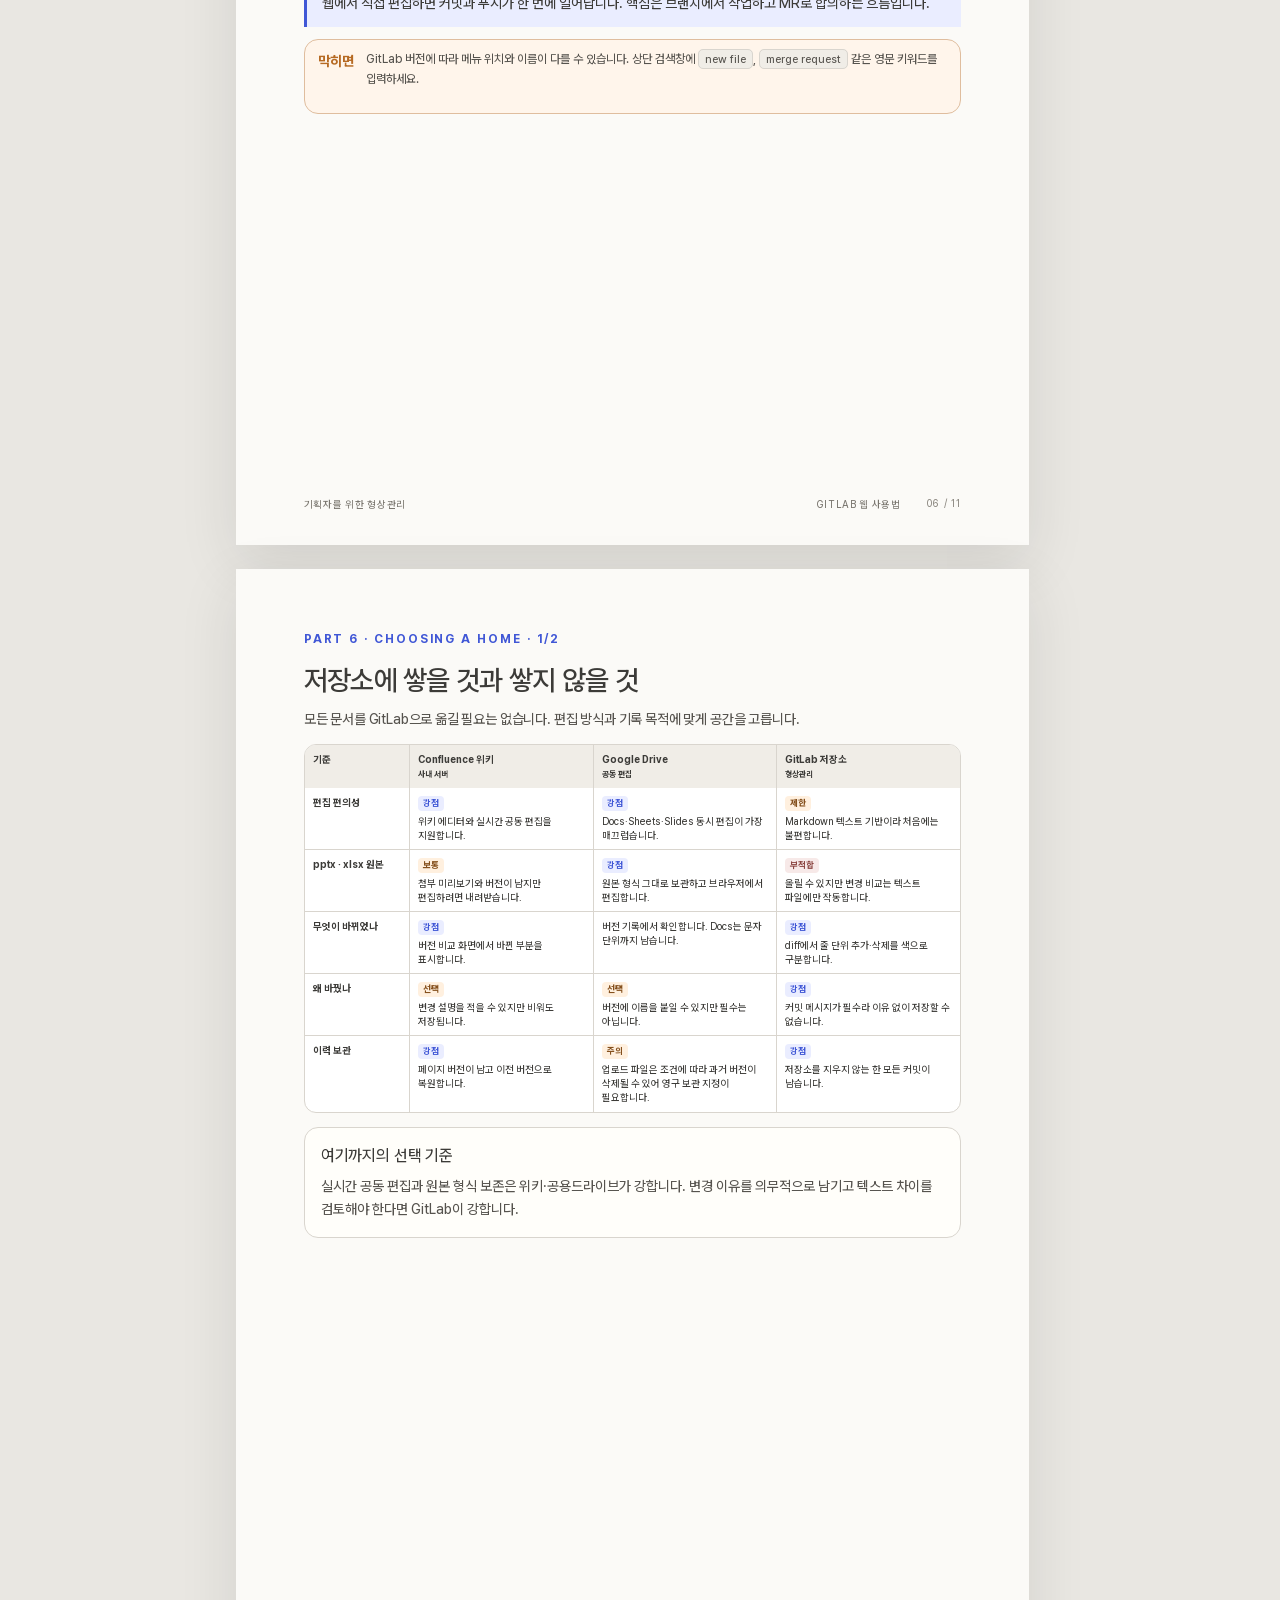
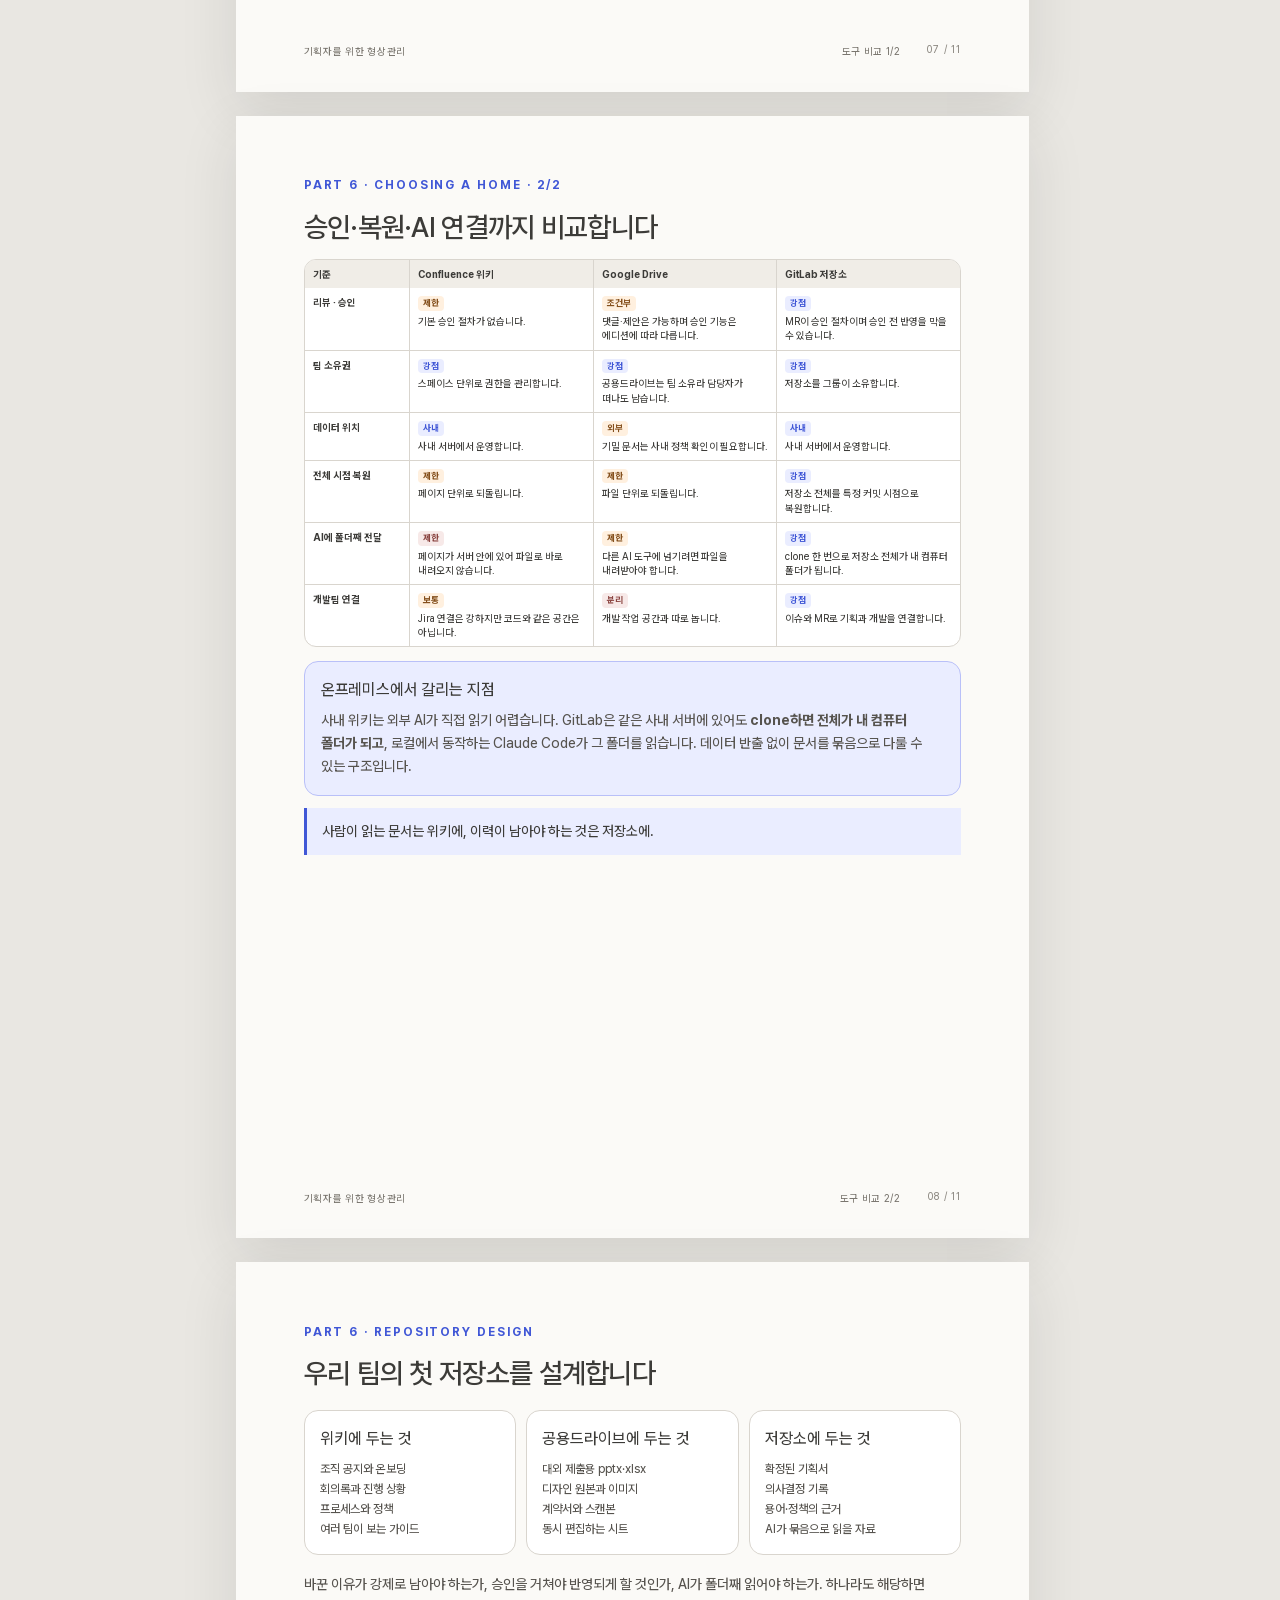
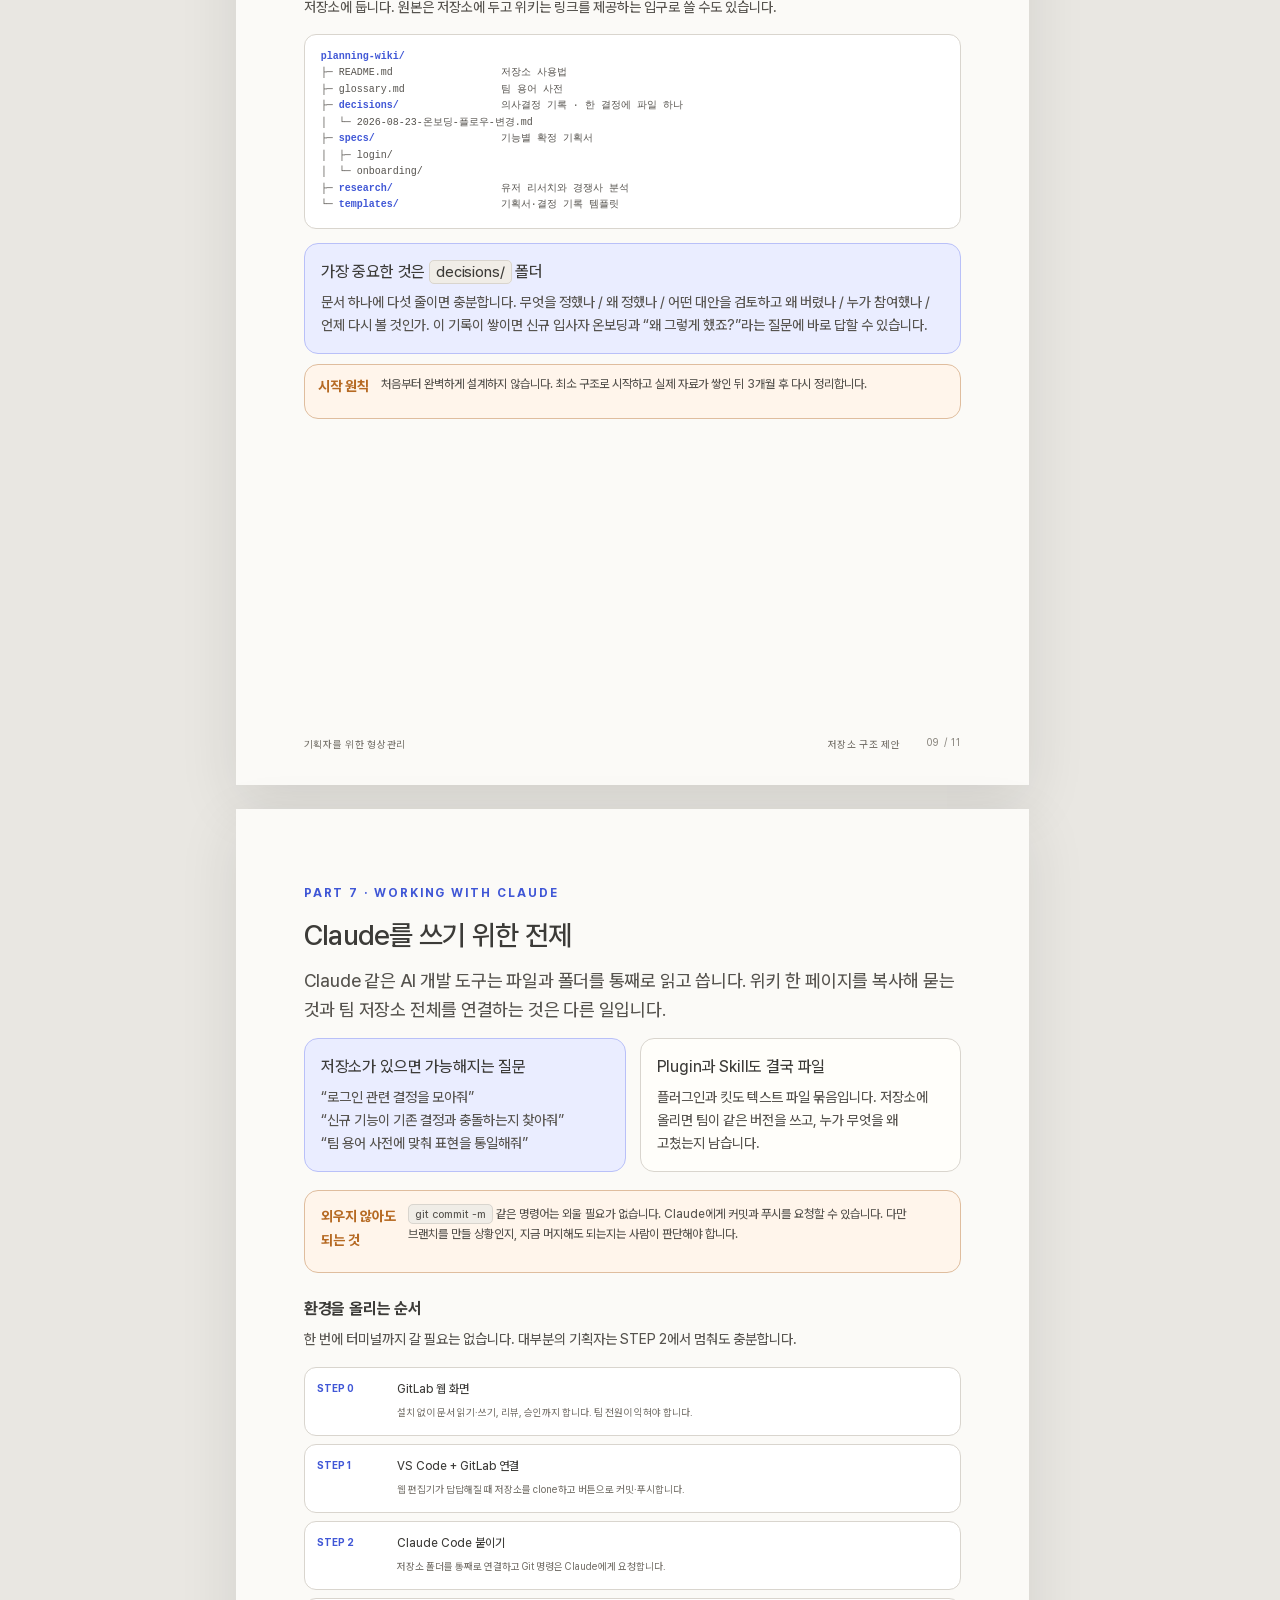
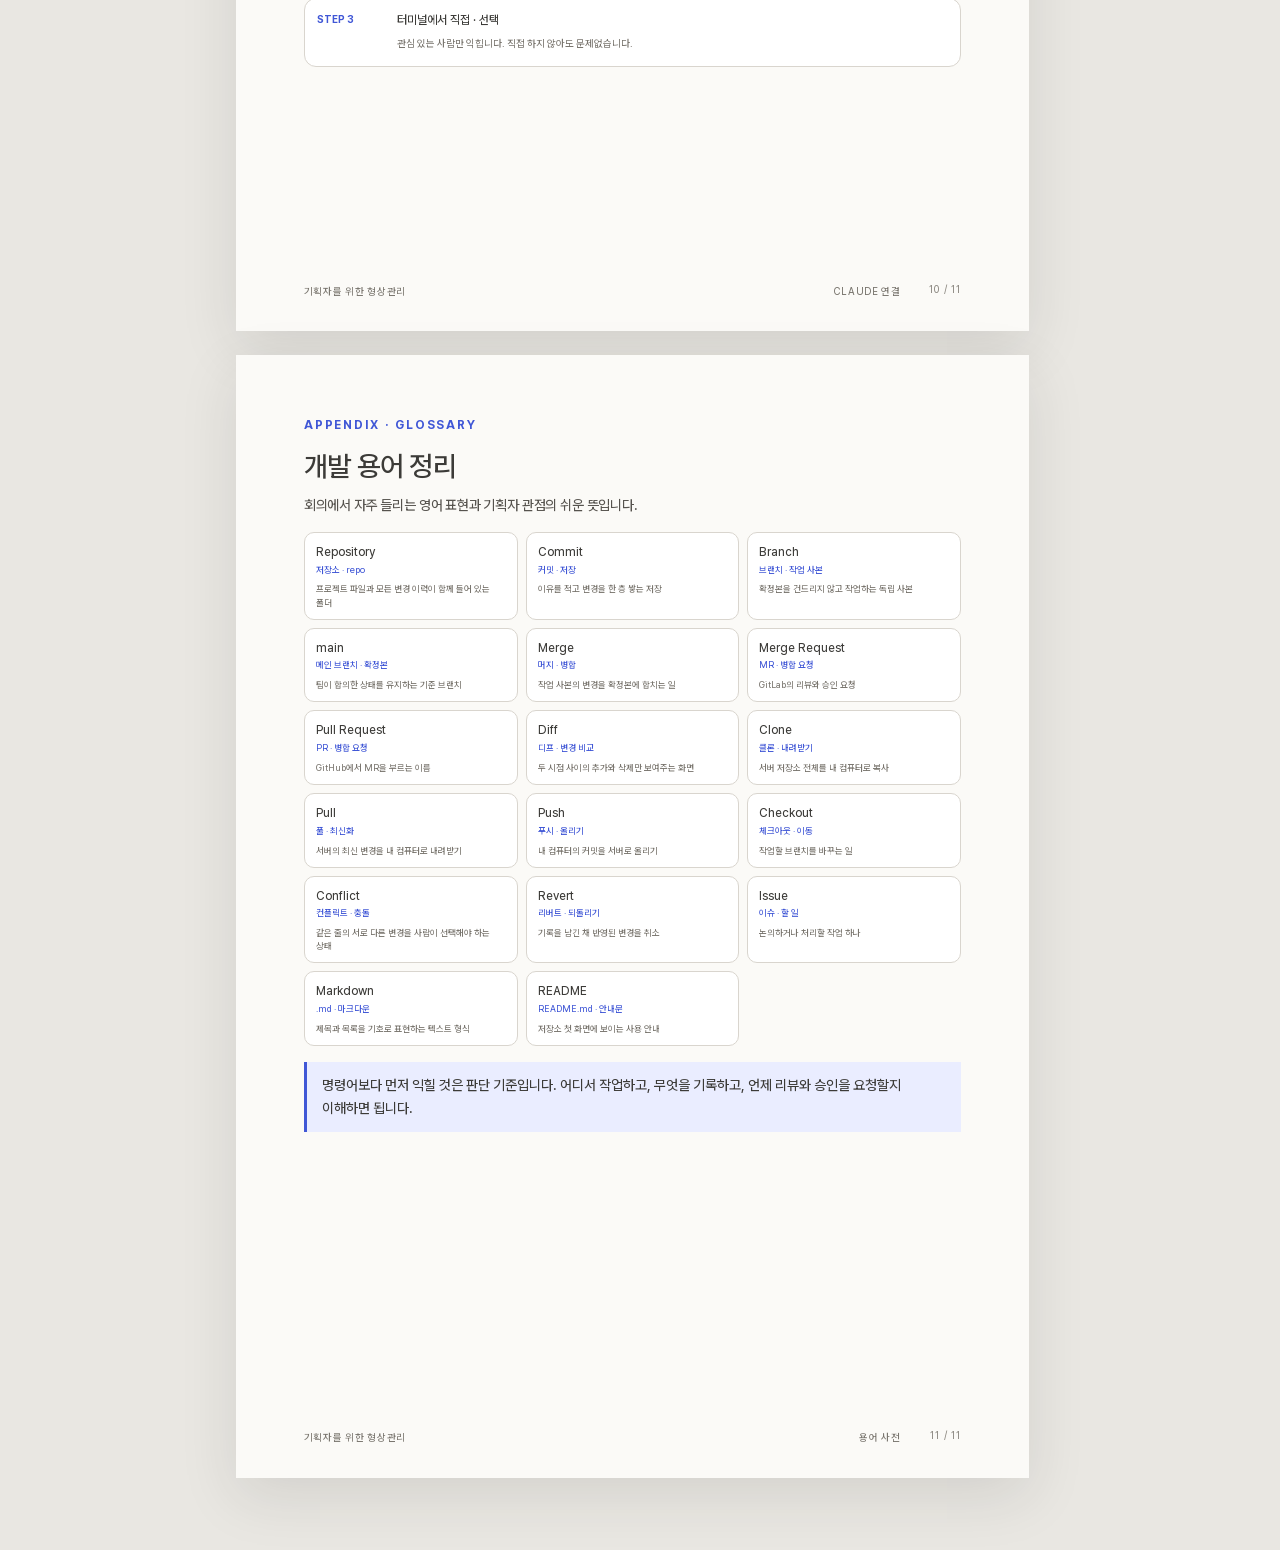
<file: version-control-guide.html>
<!doctype html>
<html lang="ko">
<head>
  <meta charset="utf-8">
  <meta name="viewport" content="width=device-width, initial-scale=1">
  <title>기획자를 위한 형상관리</title>
  <meta name="description" content="기획 산출물의 결정과 변경 이력을 GitLab으로 관리하는 기획자용 형상관리 가이드">
  <link rel="stylesheet" href="./styles.css">
</head>
<body>
  <header class="site-bar">
    <strong><a href="./index.html" style="text-decoration:none">ReleaseKit Studio</a></strong>
    <nav aria-label="문서"><a href="./plugin-analysis.html">Plugin 소개</a><a href="./analysis.html">Studio 소개</a><a href="./guide.html">Studio&amp;Plugin 활용 가이드</a><a href="./version-control-guide.html" aria-current="page">형상관리 가이드</a></nav>
  </header>
  <main class="document">
    <article class="page cover vc-page" data-page="01 / 11">
      <div>
        <p class="eyebrow">Planner’s guide · GitLab</p>
        <h1>기획산출물도<br><span class="marker-underline">형상관리</span>가 필요하다</h1>
        <p class="lead">형상관리는 개발자만의 도구가 아닙니다. 팀이 내린 결정을 <strong>언제·누가·왜</strong>까지 함께 남기고, 그 기록을 AI에게 통째로 물려주는 방법입니다.</p>
        <h3 class="vc-toc-title">목차</h3>
        <div class="vc-agenda" aria-label="목차">
          <a href="#vc-part-1"><strong>형상관리의 중요성</strong><span>결정의 이유를 남겨야 하는 이유</span><small>P.02</small></a>
          <a href="#vc-part-2"><strong>개념 3개</strong><span>저장소 · 커밋 · 히스토리</span><small>P.03</small></a>
          <a href="#vc-part-3"><strong>도구 구분</strong><span>Git · GitHub · GitLab</span><small>P.04</small></a>
          <a href="#vc-part-4"><strong>개발자의 순서</strong><span>브랜치 → MR → 머지</span><small>P.05</small></a>
          <a href="#vc-part-5"><strong>GitLab 웹 사용법</strong><span>저장소를 만들고 MR 보내기</span><small>P.06</small></a>
          <a href="#vc-part-6"><strong>우리 팀 적용</strong><span>저장소 설계와 Claude 연결</span><small>P.07</small></a>
        </div>
      </div>
      <footer class="cover-meta"><span>기획자를 위한 형상관리</span></footer>
    </article>

    <article class="page vc-page" id="vc-part-1" data-page="02 / 11">
      <p class="eyebrow">Part 1 · Why version control</p>
      <h2>형상관리의 중요성</h2>
      <p><code>기획서_최종_최종_진짜최종_v3.pptx</code>를 놀리는 농담은 다들 하지만, 진짜 손해는 다른 데서 납니다. 파일은 어떻게든 찾습니다. 못 찾는 건 <strong>왜 그렇게 바꿨는지</strong>입니다.</p>
      <p>반년 뒤 누군가 묻습니다. “자동 로그인은 왜 기본 꺼짐이죠?” 아무도 기억하지 못합니다. 당시 슬랙 스레드는 밀려났고 결정한 사람은 다른 팀으로 갔습니다. 그래서 팀은 <strong>같은 논의를 다시 합니다.</strong> 이게 실제 비용입니다.</p>
      <div class="vc-contrast">
        <section class="vc-panel"><strong>지금 · 공유 드라이브</strong><pre>로그인기획서.pptx
로그인기획서_v2.pptx
로그인기획서_v2_수정.pptx
로그인기획서_최종.pptx
로그인기획서_최종_보안반영.pptx
로그인기획서_최종_진짜.pptx</pre><small>무엇이 바뀌었는지 알려면 두 파일을 눈으로 비교해야 합니다. 왜 바꿨는지는 어디에도 없습니다.</small></section>
        <section class="vc-panel"><strong>앞으로 · 저장소</strong><pre>d3b8e77  자동 로그인 기본값 해제 — 보안팀 검토 의견
c9a0f52  비밀번호 찾기 진입점 추가 — CS 문의 1위
b7e4d19  소셜 로그인 추가 — 신규 가입 이탈률 개선
a1f2c3d  로그인 화면 기획서 초안</pre><small>파일은 하나입니다. 변경마다 누가·언제·왜가 붙어 쌓이고, 어느 시점으로든 되돌아갈 수 있습니다.</small></section>
      </div>
      <div class="statement">형상관리는 파일을 정리하는 기술이 아니라, 결정의 이유를 잃지 않는 기술입니다.</div>
      <section class="card"><h3>기획자에게 중요한 이유</h3><p>최신본을 찾는 일보다 더 중요한 것은 결정의 근거를 재사용하는 일입니다. 변경 이력이 남으면 신규 담당자와 개발자, AI가 같은 맥락에서 다음 작업을 시작할 수 있습니다.</p></section>
      <footer class="page-footer"><span>기획자를 위한 형상관리</span><span>형상관리의 중요성</span></footer>
    </article>

    <article class="page compact-page vc-page" id="vc-part-2" data-page="03 / 11">
      <p class="eyebrow">Part 2 · Three concepts</p>
      <h2>먼저 이해할 개념 세 개</h2>
      <p class="lead">Git에는 용어가 많지만 형상관리의 기본은 저장소·커밋·히스토리입니다. 나머지는 이 셋의 응용입니다.</p>
      <div class="vc-tools">
        <section class="vc-tool"><strong>저장소</strong><em>Repository / Repo</em><p>프로젝트 하나에 해당하는 폴더. 모든 파일과 <strong>지금까지의 변경 이력</strong>이 함께 들어 있습니다. 공유 드라이브 폴더에 타임머신이 붙었다고 보면 됩니다.</p></section>
        <section class="vc-tool"><strong>커밋</strong><em>Commit</em><p>저장. 단, 덮어쓰기가 아니라 <strong>한 층 쌓기</strong>입니다. 저장할 때 메시지를 남기며, 이 한 줄이 나중에 팀을 살립니다.</p></section>
        <section class="vc-tool"><strong>히스토리</strong><em>History / Log</em><p>쌓인 커밋의 목록. 원하는 시점의 문서를 보고 필요하면 되돌릴 수 있습니다. 게임의 세이브 포인트와 같습니다.</p></section>
      </div>
      <p><strong>아래 커밋을 눌러보세요.</strong> 실제 기획 문서가 네 번의 커밋을 거치며 변한 기록입니다.</p>
      <div class="vc-walker" id="vcWalker">
        <div class="vc-walker-head"><span>specs/login/기획서.md</span><span>커밋을 선택하세요</span></div>
        <div class="vc-walker-body"><div class="vc-commits" id="vcCommitList"></div><div class="vc-diff" id="vcDiff"></div></div>
        <div class="vc-walker-foot" id="vcWalkerFoot"></div>
      </div>
      <div class="vc-goodbad"><strong>커밋 메시지는 <span class="marker-underline">무엇</span>보다 <span class="marker-underline">왜</span>를 씁니다.</strong><span class="bad">× 기획서 수정 / 최종본 / 오타 수정</span><span class="good">○ 자동 로그인 기본값 해제 — 보안팀 8/20 검토 의견 반영</span></div>
      <footer class="page-footer"><span>기획자를 위한 형상관리</span><span>저장소 · 커밋 · 히스토리</span></footer>
    </article>

    <article class="page vc-page" id="vc-part-3" data-page="04 / 11">
      <p class="eyebrow">Part 3 · Tools</p>
      <h2>Git · GitHub · GitLab의 차이</h2>
      <p class="lead">Git은 기술이고, GitHub과 GitLab은 그 기술을 웹에서 함께 쓰게 해주는 서비스입니다.</p>
      <div class="vc-tools">
        <section class="vc-tool"><strong>Git</strong><em>기술 · 2005</em><p>버전을 관리하는 프로그램 그 자체입니다. 내 컴퓨터 안에서 동작하고 인터넷이 없어도 작동합니다.</p></section>
        <section class="vc-tool"><strong>GitHub</strong><em>서비스 · Microsoft</em><p>Git 저장소를 인터넷에 올려 여럿이 함께 쓰는 서비스입니다. 오픈소스 세계의 사실상 표준입니다.</p></section>
        <section class="vc-tool"><strong>GitLab</strong><em>서비스 · 우리 회사</em><p>GitHub과 하는 일은 거의 같습니다. 회사 서버에 직접 설치해 운영할 수 있어 우리 회사가 사용합니다.</p></section>
      </div>
      <section class="card accent"><h3>회사가 GitHub이 아니라 GitLab을 주는 이유</h3><p>GitLab은 자체 서버에서 운영할 수 있습니다(self-hosted). 코드와 문서가 회사 네트워크 밖으로 나가지 않고, 접근 권한과 감사 기록을 회사가 통제합니다. 기획 문서에는 미출시 기능, 매출 수치, 파트너 정보가 들어가므로 팀 지식 저장소로 GitLab이 적합합니다.</p></section>
      <div class="statement">GitHub의 <strong>Pull Request(PR)</strong>와 GitLab의 <strong>Merge Request(MR)</strong>는 같은 기능입니다.</div>
      <section class="card"><h3>세 이름을 구분하는 가장 쉬운 법</h3><p>Git은 변경 이력을 만드는 엔진입니다. GitHub과 GitLab은 그 엔진을 팀이 함께 쓰도록 저장소, 리뷰, 권한, 이슈 화면을 제공하는 협업 공간입니다.</p></section>
      <footer class="page-footer"><span>기획자를 위한 형상관리</span><span>도구 구분</span></footer>
    </article>

    <article class="page compact-page vc-page" id="vc-part-4" data-page="05 / 11">
      <p class="eyebrow">Part 4 · Workflow</p>
      <h2>개발자가 일하는 순서</h2>
      <p class="lead">“브랜치 따서 작업 중”, “MR 올렸으니 리뷰”, “머지하고 배포”는 모두 아래 흐름입니다.</p>
      <div class="vc-branch" role="img" aria-label="main에서 작업 브랜치가 갈라져 커밋을 거친 뒤 다시 합쳐지는 흐름">
        <div class="vc-branch-track"><div class="vc-main-line"></div><div class="vc-work-line"></div><i class="vc-dot d1"></i><i class="vc-dot d2"></i><i class="vc-dot d3"></i><i class="vc-dot d4"></i><i class="vc-dot d5"></i></div>
        <div class="vc-branch-label"><span>main · 확정본</span><span>feature/소셜로그인 · 작업 사본</span><span>main · 반영 완료</span></div>
      </div>
      <div class="vc-process">
        <section><strong>브랜치 만들기</strong><small>branch</small><span>확정본은 그대로 두고 작업용 사본을 만듭니다. 여러 명이 동시에 다른 사본에서 일할 수 있습니다.</span></section>
        <section><strong>커밋하기</strong><small>commit</small><span>의미 있는 결정 단위마다 이유를 적고 저장합니다. 한 번에 몰아서 하지 않습니다.</span></section>
        <section><strong>푸시하기</strong><small>push</small><span>내 컴퓨터의 커밋을 GitLab 서버로 올립니다. 웹에서 편집하면 커밋과 푸시가 함께 일어납니다.</span></section>
        <section><strong>MR 만들기</strong><small>merge request</small><span>“작업 사본의 변경을 확정본에 반영해 주세요”라고 요청하고 리뷰어와 이유를 적습니다.</span></section>
        <section><strong>리뷰하기</strong><small>review</small><span>바뀐 줄에 직접 댓글을 답니다. “3페이지 두 번째 문단”이라고 설명할 필요가 없습니다.</span></section>
        <section><strong>머지하기</strong><small>merge</small><span>승인 후 사본의 변경을 확정본에 합칩니다. 이 순간이 <span class="marker-underline">반영 완료</span>입니다.</span></section>
      </div>
      <div class="callout"><b>충돌</b><p>두 사람이 같은 줄을 다르게 고치면 시스템이 어느 쪽이 맞는지 사람에게 선택을 요청합니다. 사고가 아니라 판단 요청입니다.</p></div>
      <footer class="page-footer"><span>기획자를 위한 형상관리</span><span>브랜치 → MR → 머지</span></footer>
    </article>

    <article class="page compact-page vc-page" id="vc-part-5" data-page="06 / 11">
      <p class="eyebrow">Part 5 · GitLab web workflow</p>
      <h2>브라우저에서 GitLab 작업을 따라갑니다</h2>
      <p class="lead">터미널이나 별도 프로그램 없이 GitLab 웹 화면에서 저장소 생성부터 리뷰와 반영까지 진행합니다.</p>
      <div class="vc-process">
        <section><strong>저장소 만들기</strong><span>우상단 <code>+</code> → New project → Create blank project. 이름은 <code>planning-wiki-본인이름</code>. Internal 또는 Private을 선택하고 README 초기화를 체크합니다.</span></section>
        <section><strong>확정본에 커밋</strong><span><code>README.md</code>의 Edit single file에서 팀 소개를 씁니다. 메시지에 “저장소 소개 문구 추가”라고 쓰고 커밋합니다.</span></section>
        <section><strong>히스토리와 diff 확인</strong><span>Code → Commits에서 방금 커밋을 엽니다. 추가된 줄과 삭제된 줄을 색으로 확인합니다.</span></section>
        <section><strong>브랜치에서 새 문서 작성</strong><span><code>+</code> → New file. <code>decisions/2026-08-23-첫-팀회의.md</code>를 만들고 커밋할 때 <strong>Create a new branch</strong>를 선택합니다.</span></section>
        <section><strong>MR 올리기</strong><span>Create merge request를 누릅니다. 왜 문서를 추가했는지 쓰고 Reviewer를 지정합니다.</span></section>
        <section><strong>리뷰하고 머지</strong><span>MR의 Changes 탭을 열어 바뀐 줄에 댓글을 달고 Merge를 누릅니다. 확정본 반영을 확인합니다.</span></section>
      </div>
      <div class="statement">웹에서 직접 편집하면 커밋과 푸시가 한 번에 일어납니다. 핵심은 브랜치에서 작업하고 MR로 합의하는 흐름입니다.</div>
      <div class="callout"><b>막히면</b><p>GitLab 버전에 따라 메뉴 위치와 이름이 다를 수 있습니다. 상단 검색창에 <code>new file</code>, <code>merge request</code> 같은 영문 키워드를 입력하세요.</p></div>
      <footer class="page-footer"><span>기획자를 위한 형상관리</span><span>GitLab 웹 사용법</span></footer>
    </article>

    <article class="page compact-page vc-page" id="vc-part-6" data-page="07 / 11">
      <p class="eyebrow">Part 6 · Choosing a home · 1/2</p>
      <h2>저장소에 쌓을 것과 쌓지 않을 것</h2>
      <p class="lead">모든 문서를 GitLab으로 옮길 필요는 없습니다. 편집 방식과 기록 목적에 맞게 공간을 고릅니다.</p>
      <div class="vc-table-wrap"><table class="vc-table">
        <thead><tr><th>기준</th><th>Confluence 위키<br><small>사내 서버</small></th><th>Google Drive<br><small>공동 편집</small></th><th>GitLab 저장소<br><small>형상관리</small></th></tr></thead>
        <tbody>
          <tr><th>편집 편의성</th><td><span class="vc-tag">강점</span><br>위키 에디터와 실시간 공동 편집을 지원합니다.</td><td><span class="vc-tag">강점</span><br>Docs·Sheets·Slides 동시 편집이 가장 매끄럽습니다.</td><td><span class="vc-tag warn">제한</span><br>Markdown 텍스트 기반이라 처음에는 불편합니다.</td></tr>
          <tr><th>pptx · xlsx 원본</th><td><span class="vc-tag warn">보통</span><br>첨부 미리보기와 버전이 남지만 편집하려면 내려받습니다.</td><td><span class="vc-tag">강점</span><br>원본 형식 그대로 보관하고 브라우저에서 편집합니다.</td><td><span class="vc-tag no">부적합</span><br>올릴 수 있지만 변경 비교는 텍스트 파일에만 작동합니다.</td></tr>
          <tr><th>무엇이 바뀌었나</th><td><span class="vc-tag">강점</span><br>버전 비교 화면에서 바뀐 부분을 표시합니다.</td><td>버전 기록에서 확인합니다. Docs는 문자 단위까지 남습니다.</td><td><span class="vc-tag">강점</span><br>diff에서 줄 단위 추가·삭제를 색으로 구분합니다.</td></tr>
          <tr><th>왜 바꿨나</th><td><span class="vc-tag warn">선택</span><br>변경 설명을 적을 수 있지만 비워도 저장됩니다.</td><td><span class="vc-tag warn">선택</span><br>버전에 이름을 붙일 수 있지만 필수는 아닙니다.</td><td><span class="vc-tag">강점</span><br>커밋 메시지가 필수라 이유 없이 저장할 수 없습니다.</td></tr>
          <tr><th>이력 보관</th><td><span class="vc-tag">강점</span><br>페이지 버전이 남고 이전 버전으로 복원합니다.</td><td><span class="vc-tag warn">주의</span><br>업로드 파일은 조건에 따라 과거 버전이 삭제될 수 있어 영구 보관 지정이 필요합니다.</td><td><span class="vc-tag">강점</span><br>저장소를 지우지 않는 한 모든 커밋이 남습니다.</td></tr>
        </tbody>
      </table></div>
      <section class="card"><h3>여기까지의 선택 기준</h3><p>실시간 공동 편집과 원본 형식 보존은 위키·공용드라이브가 강합니다. 변경 이유를 의무적으로 남기고 텍스트 차이를 검토해야 한다면 GitLab이 강합니다.</p></section>
      <footer class="page-footer"><span>기획자를 위한 형상관리</span><span>도구 비교 1/2</span></footer>
    </article>

    <article class="page compact-page vc-page" data-page="08 / 11">
      <p class="eyebrow">Part 6 · Choosing a home · 2/2</p>
      <h2>승인·복원·AI 연결까지 비교합니다</h2>
      <div class="vc-table-wrap"><table class="vc-table">
        <thead><tr><th>기준</th><th>Confluence 위키</th><th>Google Drive</th><th>GitLab 저장소</th></tr></thead>
        <tbody>
          <tr><th>리뷰 · 승인</th><td><span class="vc-tag warn">제한</span><br>기본 승인 절차가 없습니다.</td><td><span class="vc-tag warn">조건부</span><br>댓글·제안은 가능하며 승인 기능은 에디션에 따라 다릅니다.</td><td><span class="vc-tag">강점</span><br>MR이 승인 절차이며 승인 전 반영을 막을 수 있습니다.</td></tr>
          <tr><th>팀 소유권</th><td><span class="vc-tag">강점</span><br>스페이스 단위로 권한을 관리합니다.</td><td><span class="vc-tag">강점</span><br>공용드라이브는 팀 소유라 담당자가 떠나도 남습니다.</td><td><span class="vc-tag">강점</span><br>저장소를 그룹이 소유합니다.</td></tr>
          <tr><th>데이터 위치</th><td><span class="vc-tag">사내</span><br>사내 서버에서 운영합니다.</td><td><span class="vc-tag warn">외부</span><br>기밀 문서는 사내 정책 확인이 필요합니다.</td><td><span class="vc-tag">사내</span><br>사내 서버에서 운영합니다.</td></tr>
          <tr><th>전체 시점 복원</th><td><span class="vc-tag warn">제한</span><br>페이지 단위로 되돌립니다.</td><td><span class="vc-tag warn">제한</span><br>파일 단위로 되돌립니다.</td><td><span class="vc-tag">강점</span><br>저장소 전체를 특정 커밋 시점으로 복원합니다.</td></tr>
          <tr><th>AI에 폴더째 전달</th><td><span class="vc-tag no">제한</span><br>페이지가 서버 안에 있어 파일로 바로 내려오지 않습니다.</td><td><span class="vc-tag warn">제한</span><br>다른 AI 도구에 넘기려면 파일을 내려받아야 합니다.</td><td><span class="vc-tag">강점</span><br>clone 한 번으로 저장소 전체가 내 컴퓨터 폴더가 됩니다.</td></tr>
          <tr><th>개발팀 연결</th><td><span class="vc-tag warn">보통</span><br>Jira 연결은 강하지만 코드와 같은 공간은 아닙니다.</td><td><span class="vc-tag no">분리</span><br>개발 작업 공간과 따로 놉니다.</td><td><span class="vc-tag">강점</span><br>이슈와 MR로 기획과 개발을 연결합니다.</td></tr>
        </tbody>
      </table></div>
      <section class="card accent"><h3>온프레미스에서 갈리는 지점</h3><p>사내 위키는 외부 AI가 직접 읽기 어렵습니다. GitLab은 같은 사내 서버에 있어도 <strong>clone하면 전체가 내 컴퓨터 폴더가 되고</strong>, 로컬에서 동작하는 Claude Code가 그 폴더를 읽습니다. 데이터 반출 없이 문서를 묶음으로 다룰 수 있는 구조입니다.</p></section>
      <div class="statement">사람이 읽는 문서는 위키에, 이력이 남아야 하는 것은 저장소에.</div>
      <footer class="page-footer"><span>기획자를 위한 형상관리</span><span>도구 비교 2/2</span></footer>
    </article>

    <article class="page compact-page vc-page" data-page="09 / 11">
      <p class="eyebrow">Part 6 · Repository design</p>
      <h2>우리 팀의 첫 저장소를 설계합니다</h2>
      <div class="vc-choice">
        <section><strong>위키에 두는 것</strong><p>조직 공지와 온보딩<br>회의록과 진행 상황<br>프로세스와 정책<br>여러 팀이 보는 가이드</p></section>
        <section><strong>공용드라이브에 두는 것</strong><p>대외 제출용 pptx·xlsx<br>디자인 원본과 이미지<br>계약서와 스캔본<br>동시 편집하는 시트</p></section>
        <section><strong>저장소에 두는 것</strong><p>확정된 기획서<br>의사결정 기록<br>용어·정책의 근거<br>AI가 묶음으로 읽을 자료</p></section>
      </div>
      <p>바꾼 이유가 강제로 남아야 하는가, 승인을 거쳐야 반영되게 할 것인가, AI가 폴더째 읽어야 하는가. 하나라도 해당하면 저장소에 둡니다. 원본은 저장소에 두고 위키는 링크를 제공하는 입구로 쓸 수도 있습니다.</p>
      <pre class="vc-tree"><b>planning-wiki/</b>
├─ README.md                  저장소 사용법
├─ glossary.md                팀 용어 사전
├─ <b>decisions/</b>                 의사결정 기록 · 한 결정에 파일 하나
│  └─ 2026-08-23-온보딩-플로우-변경.md
├─ <b>specs/</b>                     기능별 확정 기획서
│  ├─ login/
│  └─ onboarding/
├─ <b>research/</b>                  유저 리서치와 경쟁사 분석
└─ <b>templates/</b>                 기획서·결정 기록 템플릿</pre>
      <section class="card accent"><h3>가장 중요한 것은 <code>decisions/</code> 폴더</h3><p>문서 하나에 다섯 줄이면 충분합니다. 무엇을 정했나 / 왜 정했나 / 어떤 대안을 검토하고 왜 버렸나 / 누가 참여했나 / 언제 다시 볼 것인가. 이 기록이 쌓이면 신규 입사자 온보딩과 “왜 그렇게 했죠?”라는 질문에 바로 답할 수 있습니다.</p></section>
      <div class="callout"><b>시작 원칙</b><p>처음부터 완벽하게 설계하지 않습니다. 최소 구조로 시작하고 실제 자료가 쌓인 뒤 3개월 후 다시 정리합니다.</p></div>
      <footer class="page-footer"><span>기획자를 위한 형상관리</span><span>저장소 구조 제안</span></footer>
    </article>

    <article class="page vc-page" data-page="10 / 11">
      <p class="eyebrow">Part 7 · Working with Claude</p>
      <h2>Claude를 쓰기 위한 전제</h2>
      <p class="lead">Claude 같은 AI 개발 도구는 파일과 폴더를 통째로 읽고 씁니다. 위키 한 페이지를 복사해 묻는 것과 팀 저장소 전체를 연결하는 것은 다른 일입니다.</p>
      <div class="grid-2">
        <section class="card accent"><h3>저장소가 있으면 가능해지는 질문</h3><p>“로그인 관련 결정을 모아줘”<br>“신규 기능이 기존 결정과 충돌하는지 찾아줘”<br>“팀 용어 사전에 맞춰 표현을 통일해줘”</p></section>
        <section class="card"><h3>Plugin과 Skill도 결국 파일</h3><p>플러그인과 킷도 텍스트 파일 묶음입니다. 저장소에 올리면 팀이 같은 버전을 쓰고, 누가 무엇을 왜 고쳤는지 남습니다.</p></section>
      </div>
      <div class="callout"><b>외우지 않아도 되는 것</b><p><code>git commit -m</code> 같은 명령어는 외울 필요가 없습니다. Claude에게 커밋과 푸시를 요청할 수 있습니다. 다만 브랜치를 만들 상황인지, 지금 머지해도 되는지는 사람이 판단해야 합니다.</p></div>
      <h3 style="margin-top:24px">환경을 올리는 순서</h3>
      <p>한 번에 터미널까지 갈 필요는 없습니다. 대부분의 기획자는 STEP 2에서 멈춰도 충분합니다.</p>
      <div class="vc-ladder">
        <section><small>STEP 0</small><div><strong>GitLab 웹 화면</strong><span>설치 없이 문서 읽기·쓰기, 리뷰, 승인까지 합니다. 팀 전원이 익혀야 합니다.</span></div></section>
        <section><small>STEP 1</small><div><strong>VS Code + GitLab 연결</strong><span>웹 편집기가 답답해질 때 저장소를 clone하고 버튼으로 커밋·푸시합니다.</span></div></section>
        <section><small>STEP 2</small><div><strong>Claude Code 붙이기</strong><span>저장소 폴더를 통째로 연결하고 Git 명령은 Claude에게 요청합니다.</span></div></section>
        <section><small>STEP 3</small><div><strong>터미널에서 직접 · 선택</strong><span>관심 있는 사람만 익힙니다. 직접 하지 않아도 문제없습니다.</span></div></section>
      </div>
      <footer class="page-footer"><span>기획자를 위한 형상관리</span><span>Claude 연결</span></footer>
    </article>

    <article class="page compact-page vc-page" data-page="11 / 11">
      <p class="eyebrow">Appendix · Glossary</p>
      <h2>개발 용어 정리</h2>
      <p class="lead">회의에서 자주 들리는 영어 표현과 기획자 관점의 쉬운 뜻입니다.</p>
      <div class="vc-glossary">
        <section><strong>Repository</strong><small>저장소 · repo</small><span>프로젝트 파일과 모든 변경 이력이 함께 들어 있는 폴더</span></section>
        <section><strong>Commit</strong><small>커밋 · 저장</small><span>이유를 적고 변경을 한 층 쌓는 저장</span></section>
        <section><strong>Branch</strong><small>브랜치 · 작업 사본</small><span>확정본을 건드리지 않고 작업하는 독립 사본</span></section>
        <section><strong>main</strong><small>메인 브랜치 · 확정본</small><span>팀이 합의한 상태를 유지하는 기준 브랜치</span></section>
        <section><strong>Merge</strong><small>머지 · 병합</small><span>작업 사본의 변경을 확정본에 합치는 일</span></section>
        <section><strong>Merge Request</strong><small>MR · 병합 요청</small><span>GitLab의 리뷰와 승인 요청</span></section>
        <section><strong>Pull Request</strong><small>PR · 병합 요청</small><span>GitHub에서 MR을 부르는 이름</span></section>
        <section><strong>Diff</strong><small>디프 · 변경 비교</small><span>두 시점 사이의 추가와 삭제만 보여주는 화면</span></section>
        <section><strong>Clone</strong><small>클론 · 내려받기</small><span>서버 저장소 전체를 내 컴퓨터로 복사</span></section>
        <section><strong>Pull</strong><small>풀 · 최신화</small><span>서버의 최신 변경을 내 컴퓨터로 내려받기</span></section>
        <section><strong>Push</strong><small>푸시 · 올리기</small><span>내 컴퓨터의 커밋을 서버로 올리기</span></section>
        <section><strong>Checkout</strong><small>체크아웃 · 이동</small><span>작업할 브랜치를 바꾸는 일</span></section>
        <section><strong>Conflict</strong><small>컨플릭트 · 충돌</small><span>같은 줄의 서로 다른 변경을 사람이 선택해야 하는 상태</span></section>
        <section><strong>Revert</strong><small>리버트 · 되돌리기</small><span>기록을 남긴 채 반영된 변경을 취소</span></section>
        <section><strong>Issue</strong><small>이슈 · 할 일</small><span>논의하거나 처리할 작업 하나</span></section>
        <section><strong>Markdown</strong><small>.md · 마크다운</small><span>제목과 목록을 기호로 표현하는 텍스트 형식</span></section>
        <section><strong>README</strong><small>README.md · 안내문</small><span>저장소 첫 화면에 보이는 사용 안내</span></section>
      </div>
      <div class="statement">명령어보다 먼저 익힐 것은 판단 기준입니다. 어디서 작업하고, 무엇을 기록하고, 언제 리뷰와 승인을 요청할지 이해하면 됩니다.</div>
      <footer class="page-footer"><span>기획자를 위한 형상관리</span><span>용어 사전</span></footer>
    </article>
  </main>

  <script>
  (function () {
    "use strict";
    var base = ["# 로그인 화면 기획", "", "## 입력 항목", "- 이메일", "- 비밀번호", "- 자동 로그인 체크박스 (기본 ON)"];
    var commits = [
      {hash:"a1f2c3d", who:"김기획 · 8월 12일", msg:"로그인 화면 기획서 초안", note:"첫 커밋입니다. 모든 줄이 새로 추가되어 초록색으로 표시됩니다.", lines:base.map(function(t){return {t:t,s:"add"};})},
      {hash:"b7e4d19", who:"박디자인 · 8월 14일", msg:"소셜 로그인 추가 — 신규 가입 이탈률 개선", note:"무엇을 추가했는지는 화면이, 왜 추가했는지는 커밋 메시지가 설명합니다.", lines:base.map(function(t){return {t:t,s:"same"};}).concat([{t:"",s:"add"},{t:"## 소셜 로그인",s:"add"},{t:"- 카카오",s:"add"},{t:"- 구글",s:"add"}])},
      {hash:"c9a0f52", who:"김기획 · 8월 18일", msg:"비밀번호 찾기 진입점 추가 — 7월 CS 문의 1위 대응", note:"근거가 커밋 메시지에 남아 있어 나중에도 추가 이유를 확인할 수 있습니다.", lines:base.map(function(t){return {t:t,s:"same"};}).concat([{t:"",s:"same"},{t:"## 소셜 로그인",s:"same"},{t:"- 카카오",s:"same"},{t:"- 구글",s:"same"},{t:"",s:"add"},{t:"## 비밀번호 찾기",s:"add"},{t:"- 비밀번호 입력창 우측에 배치",s:"add"}])},
      {hash:"d3b8e77", who:"이개발 · 8월 21일", msg:"자동 로그인 기본값 해제 — 보안팀 8/20 검토 의견", note:"한 줄이 삭제되고 한 줄이 추가됐습니다. 작은 변경일수록 이유 기록이 중요합니다.", lines:[{t:"# 로그인 화면 기획",s:"same"},{t:"",s:"same"},{t:"## 입력 항목",s:"same"},{t:"- 이메일",s:"same"},{t:"- 비밀번호",s:"same"},{t:"- 자동 로그인 체크박스 (기본 ON)",s:"del"},{t:"- 자동 로그인 체크박스 (기본 OFF)",s:"add"},{t:"",s:"same"},{t:"## 소셜 로그인",s:"same"},{t:"- 카카오",s:"same"},{t:"- 구글",s:"same"},{t:"",s:"same"},{t:"## 비밀번호 찾기",s:"same"},{t:"- 비밀번호 입력창 우측에 배치",s:"same"}]}
    ];
    var list = document.getElementById("vcCommitList"), diff = document.getElementById("vcDiff"), foot = document.getElementById("vcWalkerFoot"), buttons = [];
    if (!list || !diff || !foot) return;
    function render(index) {
      var commit = commits[index];
      buttons.forEach(function(button, i){ button.setAttribute("aria-pressed", i === index ? "true" : "false"); });
      diff.textContent = "";
      commit.lines.forEach(function(line){ var el = document.createElement("span"); el.className = "vc-line " + line.s; el.textContent = line.t || " "; diff.appendChild(el); });
      foot.textContent = commit.hash + " · " + commit.note;
    }
    commits.slice().reverse().forEach(function(commit, reverseIndex){
      var index = commits.length - 1 - reverseIndex, button = document.createElement("button");
      button.type = "button"; button.className = "vc-commit"; button.setAttribute("aria-pressed", "false");
      button.innerHTML = "<strong></strong><small></small>"; button.querySelector("strong").textContent = commit.msg; button.querySelector("small").textContent = commit.hash + " · " + commit.who;
      button.addEventListener("click", function(){ render(index); }); list.appendChild(button); buttons[index] = button;
    });
    render(0);
  }());
  </script>
</body>
</html>
</file>
<file: styles.css>
@font-face {
  font-family: "Pretendard Variable";
  font-style: normal;
  font-display: swap;
  font-weight: 45 920;
  src: url("./assets/PretendardVariable.woff2") format("woff2-variations");
}

:root {
  --paper: #fbfaf7;
  --ink: #3c3b38;
  --body: #56534e;
  --muted: #7a766f;
  --line: #d9d5ce;
  --soft: #f0ede7;
  --accent: #4057d6;
  --accent-soft: #eaedff;
  --signal: #b66a23;
  --success: #2b7353;
  --text-xs: 10px;
  --text-sm: 12px;
  --text-md: 14px;
  --text-lg: 18px;
  --title-sm: 16px;
  --title-md: 28px;
  --title-lg: 40px;
  --weight-regular: 450;
  --weight-title: 500;
  --weight-medium: 600;
  --weight-bold: 700;
  --page-w: 210mm;
  --page-h: 297mm;
}

* { box-sizing: border-box; }

html {
  scroll-behavior: smooth;
  scrollbar-gutter: stable;
}

body {
  margin: 0;
  color: var(--ink);
  background: #e9e7e2;
  font-family: "Pretendard Variable", Pretendard, sans-serif;
  font-size: var(--text-md);
  font-weight: var(--weight-regular);
  line-height: 1.65;
  word-break: keep-all;
}

a { color: inherit; }
button, input, textarea, select, code { font-family: inherit; }

.site-bar {
  position: sticky;
  z-index: 20;
  top: 0;
  display: flex;
  align-items: center;
  justify-content: space-between;
  min-height: 58px;
  padding-inline: max(16px, calc((100vw - var(--page-w)) / 2));
  color: #f8f8f5;
  background: rgba(31, 31, 29, .94);
  backdrop-filter: blur(16px);
}

.site-bar strong { font-size: var(--text-md); font-weight: var(--weight-bold); line-height: 1; letter-spacing: -.02em; }
.site-bar strong a { display: block; padding: 0; border-radius: 0; color: inherit; font-size: inherit; font-weight: inherit; line-height: inherit; background: none; }
.site-bar nav { display: flex; gap: 6px; }
.site-bar nav a { display: flex; align-items: center; justify-content: center; min-height: 34px; padding: 7px 11px; border-radius: 999px; color: #d7d6d1; text-decoration: none; font-size: var(--text-sm); white-space: nowrap; }
.site-bar nav a:nth-child(-n+2) { min-width: 82px; }
.site-bar nav a:hover, .site-bar nav a[aria-current="page"] { color: #fff; background: #ffffff18; }

.document {
  display: grid;
  gap: 24px;
  width: min(var(--page-w), calc(100vw - 32px));
  margin: 32px auto 72px;
}

.page {
  position: relative;
  width: 100%;
  min-height: var(--page-h);
  aspect-ratio: 210 / 297;
  padding: 20mm 18mm 18mm;
  overflow: hidden;
  background: var(--paper);
  box-shadow: 0 18px 55px #2827221c;
}

.page::after {
  content: attr(data-page);
  position: absolute;
  right: 18mm;
  bottom: 9mm;
  color: #8e8a83;
  font-size: var(--text-xs);
  letter-spacing: .12em;
}

.eyebrow { margin: 0 0 12px; color: var(--accent); font-size: var(--text-sm); font-weight: var(--weight-bold); letter-spacing: .16em; text-transform: uppercase; }
h1, h2, h3, p { margin-top: 0; }
h1, h2 { color: var(--ink); font-weight: var(--weight-title); }
h3 { color: var(--ink); font-weight: var(--weight-bold); }
h1 { margin-bottom: 24px; font-size: var(--title-lg); line-height: 1.2; letter-spacing: -.04em; }
h2 { margin-bottom: 14px; font-size: var(--title-md); line-height: 1.3; letter-spacing: -.025em; }
h3 { margin-bottom: 8px; font-size: var(--title-sm); line-height: 1.45; letter-spacing: -.01em; }
p { color: var(--body); }

.marker-underline {
  padding: 0 .04em;
  margin: 0 -.04em;
  background: linear-gradient(to bottom, transparent 60%, rgba(190, 151, 158, .34) 60%, rgba(190, 151, 158, .34) 94%, transparent 94%);
  -webkit-box-decoration-break: clone;
  box-decoration-break: clone;
}

.lead { max-width: 47em; color: var(--body); font-size: var(--text-lg); line-height: 1.6; letter-spacing: -.012em; }
.note { color: var(--muted); font-size: var(--text-sm); }
.rule { width: 44px; height: 3px; margin: 22px 0; background: var(--accent); }

.cover { display: flex; flex-direction: column; justify-content: space-between; }
.cover::before { content: ""; position: absolute; width: 108mm; height: 108mm; right: -37mm; top: -25mm; border: 1px solid #3e54d536; border-radius: 50%; box-shadow: 0 0 0 22mm #3e54d50b, 0 0 0 44mm #3e54d509; }
.cover .lead { max-width: 42em; color: var(--muted); font-size: var(--title-sm); line-height: 1.65; }
.cover-meta { display: flex; justify-content: space-between; border-top: 1px solid var(--line); padding-top: 14px; color: var(--muted); font-size: var(--text-sm); }

.grid-2 { display: grid; grid-template-columns: repeat(2, minmax(0, 1fr)); gap: 14px; }
.grid-3 { display: grid; grid-template-columns: repeat(3, minmax(0, 1fr)); gap: 12px; }
.card { padding: 16px; border: 1px solid var(--line); border-radius: 14px; background: #fffefa; }
.card p:last-child { margin-bottom: 0; }
.card.accent { border-color: #b9c0f8; background: var(--accent-soft); }
.card.signal { border-color: #dfbd9e; background: #fff4e8; }

.statement { margin: 22px 0; padding: 18px 20px; border-left: 3px solid var(--accent); background: var(--accent-soft); font-size: var(--text-lg); font-weight: var(--weight-regular); line-height: 1.65; }
.statement strong { font-weight: inherit; }

.flow { display: grid; grid-template-columns: 1fr 42px 1fr 42px 1fr; align-items: stretch; margin: 20px 0; }
.flow .node { padding: 18px 16px; border: 1px solid var(--line); border-radius: 14px; background: #fff; }
.flow .node strong { display: block; margin-bottom: 7px; font-size: var(--title-sm); font-weight: var(--weight-bold); line-height: 1.4; }
.flow .node span { color: var(--body); font-size: var(--text-md); line-height: 1.55; }
.flow .arrow { display: grid; place-items: center; color: var(--accent); font-size: 20px; }

.rail { display: grid; grid-template-columns: repeat(5, 1fr); margin: 18px 0 24px; }
.rail span { position: relative; padding-top: 30px; color: var(--muted); font-size: var(--text-sm); text-align: center; }
.rail span::before { content: ""; position: absolute; z-index: 2; width: 12px; height: 12px; top: 7px; left: calc(50% - 6px); border: 3px solid var(--paper); border-radius: 50%; background: #aaa7a0; box-shadow: 0 0 0 1px #aaa7a0; }
.rail span::after { content: ""; position: absolute; width: 100%; height: 1px; top: 13px; left: 50%; background: var(--line); }
.rail span:last-child::after { display: none; }
.rail .current { color: var(--ink); font-weight: var(--weight-bold); }
.rail .current::before { background: var(--accent); box-shadow: 0 0 0 1px var(--accent); }

.feature-list { display: grid; gap: 9px; margin: 18px 0; padding: 0; list-style: none; }
.feature-list li { display: grid; grid-template-columns: 28px 1fr; gap: 10px; align-items: start; padding-bottom: 9px; border-bottom: 1px solid var(--line); }
.feature-list b { display: grid; place-items: center; width: 24px; height: 24px; border-radius: 8px; color: var(--accent); background: var(--accent-soft); font-size: var(--text-sm); font-weight: var(--weight-bold); }
.feature-list span { color: var(--body); }
.feature-list strong { color: var(--ink); }

.steps { display: grid; gap: 13px; margin: 20px 0; counter-reset: step; }
.step { position: relative; padding: 15px 16px 14px 54px; border: 1px solid var(--line); border-radius: 14px; background: #fff; }
.step::before { counter-increment: step; content: counter(step); position: absolute; left: 16px; top: 15px; display: grid; place-items: center; width: 25px; height: 25px; border-radius: 50%; color: white; background: var(--accent); font-size: var(--text-sm); font-weight: var(--weight-bold); }
.step p { margin: 4px 0 0; color: var(--muted); font-size: var(--text-sm); }

.do-dont { display: grid; grid-template-columns: 1fr 1fr; gap: 14px; margin-top: 18px; }
.do-dont section { padding: 15px 16px; border-radius: 14px; }
.do-dont .do { background: #eaf5ef; }
.do-dont .dont { background: #f3f1ed; }
.do-dont ul { margin: 8px 0 0; padding-left: 18px; color: var(--body); }

.mini-ui { margin: 18px 0; border: 1px solid #ccc8c0; border-radius: 16px; overflow: hidden; background: #fff; box-shadow: 0 10px 24px #27251f12; }
.mini-ui .chrome { display: flex; gap: 5px; padding: 9px 12px; border-bottom: 1px solid var(--line); background: #f1efea; }
.mini-ui .chrome i { width: 7px; height: 7px; border-radius: 50%; background: #bbb7af; }
.mini-ui .body { display: grid; grid-template-columns: 110px 1fr; min-height: 188px; }
.mini-ui .side { padding: 14px 10px; color: #c9c7c2; background: #282825; font-size: 10px; }
.mini-ui .side b { display: block; margin-bottom: 13px; color: white; }
.mini-ui .side span { display: block; margin: 6px 0; }
.mini-ui .side .active { color: #fff; }
.mini-ui .canvas { padding: 16px; }
.mini-ui .canvas h3 { margin-bottom: 11px; }
.mini-ui .skeleton { display: grid; grid-template-columns: repeat(3, 1fr); gap: 8px; }
.mini-ui .skeleton i { min-height: 56px; border: 1px solid var(--line); border-radius: 9px; background: var(--soft); }

.table { width: 100%; margin: 16px 0; border-collapse: collapse; font-size: var(--text-sm); }
.table th, .table td { padding: 10px 9px; border-bottom: 1px solid var(--line); text-align: left; vertical-align: top; }
.table th { color: var(--muted); font-size: var(--text-xs); font-weight: var(--weight-bold); letter-spacing: .05em; }

.callout { display: flex; gap: 12px; margin-top: 18px; padding: 14px 16px; border: 1px solid #dfbd9e; border-radius: 14px; background: #fff5eb; }
.callout b { color: var(--signal); }
.callout p { margin: 0; font-size: var(--text-sm); }

.ecosystem {
  display: grid;
  grid-template-columns: 1fr 58px 1.18fr 58px 1fr;
  align-items: center;
  margin: 24px 0;
}

.ecosystem-node {
  min-height: 150px;
  padding: 18px;
  border: 1px solid var(--line);
  border-radius: 16px;
  background: #fff;
}

.ecosystem-node.plugin { border-color: #b9c0f8; background: var(--accent-soft); }
.ecosystem-node.project { border-color: #c9c3b9; background: #f5f2ec; }
.ecosystem-node.studio { border-color: #9fcbb9; background: #edf7f2; }
.ecosystem-node small { display: block; margin-bottom: 7px; color: var(--muted); font-size: var(--text-xs); font-weight: var(--weight-bold); letter-spacing: .12em; }
.ecosystem-node strong { display: block; margin-bottom: 10px; font-size: var(--text-lg); font-weight: var(--weight-bold); line-height: 1.25; }
.ecosystem-node span { display: block; margin-top: 5px; color: var(--body); font-size: var(--text-sm); }

.ecosystem-link { position: relative; display: grid; place-items: center; height: 1px; background: var(--line); }
.ecosystem-link::after { content: ""; position: absolute; right: 0; width: 7px; height: 7px; border-top: 2px solid var(--accent); border-right: 2px solid var(--accent); transform: rotate(45deg); }
.ecosystem-link span { position: absolute; bottom: 8px; width: 72px; color: var(--muted); background: var(--paper); font-size: var(--text-xs); text-align: center; }

.ownership-strip { display: grid; grid-template-columns: repeat(3, 1fr); gap: 8px; margin: 18px 0; }
.ownership-strip div { padding: 12px; border-top: 3px solid var(--line); background: #fff; }
.ownership-strip div:nth-child(1) { border-color: var(--accent); }
.ownership-strip div:nth-child(2) { border-color: #9b9182; }
.ownership-strip div:nth-child(3) { border-color: var(--success); }
.ownership-strip small { display: block; color: var(--muted); font-size: var(--text-xs); }
.ownership-strip strong { display: block; margin: 3px 0; font-size: var(--text-sm); font-weight: var(--weight-bold); }
.ownership-strip span { color: var(--body); font-size: var(--text-sm); }

.work-loop { margin: 20px 0; }
.loop-row { display: grid; grid-template-columns: 100px 1fr; border-bottom: 1px solid var(--line); }
.loop-row:first-child { border-top: 1px solid var(--line); }
.loop-label { display: flex; align-items: center; padding: 13px 10px; border-right: 1px solid var(--line); color: var(--muted); font-size: var(--text-sm); font-weight: var(--weight-bold); }
.loop-track { display: grid; grid-template-columns: repeat(5, 1fr); gap: 7px; padding: 10px; }
.loop-event { position: relative; min-height: 50px; padding: 10px; border-radius: 10px; background: var(--soft); font-size: var(--text-sm); line-height: 1.4; }
.loop-event.plugin { color: #28367f; background: var(--accent-soft); }
.loop-event.project { color: #514c44; background: #eee9e0; }
.loop-event.studio { color: #245e46; background: #e5f3eb; }
.loop-event.signal { color: #7c4618; background: #fff0df; }
.loop-event.wide-2 { grid-column: span 2; }
.loop-event.wide-3 { grid-column: span 3; }
.loop-event.end { grid-column: 5; }
.loop-event strong { display: block; margin-bottom: 3px; }
.loop-return { display: flex; align-items: center; justify-content: center; gap: 10px; margin: 14px 0; color: var(--accent); font-size: var(--text-sm); font-weight: var(--weight-bold); }
.loop-return::before, .loop-return::after { content: ""; width: 90px; height: 1px; background: var(--accent); }

.contract-stack { display: grid; gap: 8px; margin: 18px 0; }
.contract-row { display: grid; grid-template-columns: 120px 1fr 120px; align-items: center; min-height: 54px; border: 1px solid var(--line); border-radius: 12px; background: #fff; }
.contract-row strong { padding: 0 14px; color: var(--accent); font-size: var(--text-sm); font-weight: var(--weight-bold); }
.contract-row span { padding: 10px 14px; border-left: 1px solid var(--line); border-right: 1px solid var(--line); color: var(--body); font-size: var(--text-sm); }
.contract-row em { padding: 0 12px; color: var(--muted); font-size: var(--text-xs); font-style: normal; text-align: center; }

.pack-map { display: grid; grid-template-columns: 1fr 1.8fr; gap: 14px; margin: 18px 0; }
.pack-core { display: flex; flex-direction: column; justify-content: center; padding: 18px; border-radius: 15px; color: #fff; background: #292927; }
.pack-core small { color: #bdbab3; }
.pack-grid { display: grid; grid-template-columns: 1fr 1fr; gap: 8px; }
.pack-grid div { padding: 12px; border: 1px solid #c7ccef; border-radius: 12px; background: var(--accent-soft); }
.pack-grid strong { display: block; color: var(--accent); font-size: var(--text-sm); font-weight: var(--weight-bold); }
.pack-grid span { color: var(--body); font-size: var(--text-xs); }

.truth-map { display: grid; grid-template-columns: 1fr 48px 1.25fr 48px 1fr; align-items: stretch; margin: 18px 0; }
.truth-node { padding: 16px; border: 1px solid var(--line); border-radius: 14px; background: #fff; }
.truth-node.primary { border-color: #b9c0f8; background: var(--accent-soft); }
.truth-node.derived { border-style: dashed; background: #f5f3ef; }
.truth-node small { display: block; margin-bottom: 5px; color: var(--muted); font-size: var(--text-xs); font-weight: var(--weight-bold); letter-spacing: .1em; }
.truth-node strong { display: block; margin-bottom: 7px; }
.truth-node span { display: block; color: var(--body); font-size: var(--text-sm); }
.truth-arrow { display: grid; place-items: center; color: var(--accent); font-size: 18px; }

.md-anatomy { display: grid; grid-template-columns: 1.05fr 1fr; gap: 14px; margin: 18px 0; }
.md-sample { padding: 16px; border-radius: 14px; color: #e7e5df; background: #292927; font-family: "Pretendard Variable", Pretendard, sans-serif; font-size: var(--text-sm); font-variant-numeric: tabular-nums; line-height: 1.75; white-space: pre-line; }
.md-sample b { color: #9eacf8; }
.md-reasons { display: grid; gap: 8px; }
.md-reasons div { padding: 11px 13px; border-left: 3px solid var(--accent); background: #fff; }
.md-reasons strong { display: block; font-size: var(--text-sm); font-weight: var(--weight-bold); }
.md-reasons span { color: var(--muted); font-size: var(--text-xs); }

.operation-flow { display: grid; grid-template-columns: repeat(4, 1fr); gap: 8px; margin: 18px 0; }
.operation-flow section { position: relative; min-height: 108px; padding: 13px; border: 1px solid var(--line); border-radius: 13px; background: #fff; }
.operation-flow section:not(:last-child)::after { content: "→"; position: absolute; z-index: 2; right: -15px; top: 42%; color: var(--accent); font-size: 16px; }
.operation-flow small { display: block; color: var(--accent); font-size: var(--text-xs); font-weight: var(--weight-bold); letter-spacing: .09em; }
.operation-flow strong { display: block; margin: 6px 0; font-size: var(--text-sm); font-weight: var(--weight-bold); }
.operation-flow span { color: var(--muted); font-size: var(--text-xs); }

.install-steps { display: grid; grid-template-columns: repeat(4, 1fr); gap: 10px; margin: 24px 0; }
.install-steps section { position: relative; min-height: 150px; padding: 16px; border: 1px solid var(--line); border-radius: 14px; background: #fff; }
.install-steps section:not(:last-child)::after { content: "→"; position: absolute; z-index: 2; top: 58px; right: -17px; color: var(--accent); font-size: var(--text-lg); }
.install-steps small { display: grid; width: 26px; height: 26px; place-items: center; margin-bottom: 14px; border-radius: 50%; color: #fff; background: var(--accent); font-size: var(--text-sm); font-weight: var(--weight-bold); }
.install-steps strong { display: block; margin-bottom: 8px; font-size: var(--title-sm); font-weight: var(--weight-bold); }
.install-steps span { display: block; color: var(--body); font-size: var(--text-sm); line-height: 1.6; }

.handoff-bundle { display: grid; grid-template-columns: repeat(3, 1fr); gap: 10px; margin: 18px 0; }
.handoff-bundle section { padding: 14px; border: 1px solid var(--line); border-radius: 14px; background: #fff; }
.handoff-bundle section:nth-child(2) { border-color: #b9c0f8; background: var(--accent-soft); }
.handoff-bundle small { color: var(--muted); font-size: var(--text-xs); font-weight: var(--weight-bold); letter-spacing: .1em; }
.handoff-bundle strong { display: block; margin: 5px 0 8px; }
.handoff-bundle span { display: block; color: var(--body); font-size: var(--text-xs); }

.version-line { display: grid; grid-template-columns: repeat(4, 1fr); margin: 18px 0; }
.version-line div { position: relative; padding: 28px 8px 0; color: var(--muted); font-size: var(--text-xs); text-align: center; }
.version-line div::before { content: ""; position: absolute; z-index: 2; width: 12px; height: 12px; top: 5px; left: calc(50% - 6px); border: 3px solid var(--paper); border-radius: 50%; background: var(--accent); box-shadow: 0 0 0 1px var(--accent); }
.version-line div::after { content: ""; position: absolute; width: 100%; height: 1px; top: 11px; left: 50%; background: var(--line); }
.version-line div:last-child::after { display: none; }
.version-line strong { display: block; color: var(--ink); font-size: var(--text-sm); font-weight: var(--weight-bold); }

.checker-explainer { margin: 18px 0; padding: 14px 16px; border: 1px solid #b9c0f8; border-radius: 14px; background: var(--accent-soft); }
.checker-explainer > h3 { margin-bottom: 5px; color: #3043ad; }
.checker-explainer > p { margin-bottom: 11px; font-size: var(--text-sm); }
.checker-chain { display: grid; grid-template-columns: 1fr 28px 1fr 28px 1fr; align-items: center; }
.checker-chain span { padding: 8px; border-radius: 9px; background: #fff; color: var(--body); font-size: var(--text-xs); text-align: center; }
.checker-chain b { display: block; color: var(--ink); font-size: var(--text-sm); font-weight: var(--weight-bold); }
.checker-chain i { color: var(--accent); font-style: normal; text-align: center; }
.checker-explainer > small { display: block; margin-top: 10px; color: var(--muted); font-size: var(--text-xs); font-weight: var(--weight-medium); }

.term-grid { display: grid; grid-template-columns: repeat(2, 1fr); gap: 9px; margin: 18px 0; }
.term-grid section { padding: 12px 14px; border: 1px solid var(--line); border-radius: 12px; background: #fff; }
.term-grid section:nth-child(3n+2) { border-color: #c7ccef; background: var(--accent-soft); }
.term-grid strong { display: block; margin-bottom: 4px; color: var(--accent); font-size: var(--text-sm); font-weight: var(--weight-bold); }
.term-grid span { display: block; color: var(--body); font-size: var(--text-xs); line-height: 1.55; }

.page.compact-page { padding-top: 16mm; }
.compact-page h2 { margin-bottom: 10px; font-size: var(--title-md); }
.compact-page .lead { margin-bottom: 12px; font-size: var(--text-md); line-height: 1.5; }
.compact-page .table { margin: 10px 0; font-size: var(--text-xs); }
.compact-page .table th, .compact-page .table td { padding: 7px 8px; }
.compact-page .grid-3 { gap: 8px; }
.compact-page .grid-3 .card { padding: 12px; }
.compact-page .grid-3 .card p { font-size: var(--text-sm); line-height: 1.5; }
.compact-page .operation-flow { margin: 12px 0; }
.compact-page .operation-flow section { min-height: 82px; padding: 10px; }
.compact-page .statement { margin: 12px 0; padding: 12px 15px; font-size: var(--text-md); }
.compact-page .callout { margin-top: 10px; padding: 10px 13px; }

.page-footer { position: absolute; left: 18mm; right: 34mm; bottom: 8.5mm; display: flex; justify-content: space-between; color: var(--muted); font-size: var(--text-xs); letter-spacing: .07em; text-transform: uppercase; }

.visual-page { display: flex; flex-direction: column; }
.workflow-figure { display: block; flex: 0 0 auto; margin: 24mm 0 0; }
.workflow-figure img { display: block; width: 100%; height: auto; border: 1px solid var(--line); border-radius: 14px; background: #fff; }
.workflow-figure figcaption { margin-top: 12px; color: var(--muted); font-size: var(--text-sm); line-height: 1.55; text-align: center; }

.product-screen-page { display: flex; flex-direction: column; }
.product-screen-page .lead { max-width: 44em; margin-bottom: 0; font-size: var(--text-md); }
.product-screen-figure { margin: 16mm 0 0; }
.product-screen-figure a { display: block; border-radius: 14px; }
.product-screen-figure img { display: block; width: 100%; height: auto; border: 1px solid var(--line); border-radius: 14px; background: #fff; box-shadow: 0 12px 28px #28272216; transition: box-shadow .2s, transform .2s; }
.product-screen-figure a:hover img, .product-screen-figure a:focus-visible img { box-shadow: 0 18px 36px #2827222b; transform: translateY(-2px); }
.product-screen-figure a:focus-visible { outline: 3px solid var(--accent); outline-offset: 4px; }
.product-screen-figure figcaption { margin-top: 10px; color: var(--muted); font-size: var(--text-sm); text-align: center; }

.landing-inner { width: 100%; }
.landing h1 { max-width: none; font-size: 36px; line-height: 1.2; }
.landing-title-line { white-space: nowrap; }
.landing .vc-toc-title { margin-top: 78px; }
.document-links { display: block; margin-top: 0; border-top: 1px solid var(--line); }
.document-link { display: flex; min-height: 58px; align-items: center; justify-content: space-between; padding: 12px 2px; border-bottom: 1px solid var(--line); text-decoration: none; transition: color .2s; }
.document-link::after { content: "→"; padding-left: 24px; color: var(--muted); font-size: var(--text-sm); }
.document-link:hover { color: var(--accent); }
.document-link:hover::after { color: var(--accent); }
.document-link h2 { margin: 0; font-size: var(--title-sm); font-weight: var(--weight-medium); }

/* 기획자를 위한 형상관리 */
.vc-page { scroll-margin-top: 76px; }
.vc-page p { margin-bottom: 13px; }
.vc-page code { padding: 2px 6px; border: 1px solid var(--line); border-radius: 5px; background: var(--soft); font-size: .92em; white-space: nowrap; }
.vc-toc-title { margin: 26px 0 10px; font-size: var(--text-sm); font-weight: var(--weight-medium); }
.vc-agenda { display: block; margin: 0; border-top: 1px solid var(--line); }
.vc-agenda a { display: grid; grid-template-columns: 1fr auto; padding: 10px 2px; border-bottom: 1px solid var(--line); text-decoration: none; transition: color .2s; }
.vc-agenda a:hover { color: var(--accent); }
.vc-agenda strong { grid-column: 1; font-size: var(--text-sm); font-weight: var(--weight-medium); }
.vc-agenda span { grid-column: 1; color: var(--muted); font-size: var(--text-xs); }
.vc-agenda small { grid-column: 2; grid-row: 1 / 3; align-self: center; padding-left: 28px; color: var(--muted); font-size: var(--text-xs); font-weight: var(--weight-regular); }
.landing-agenda small { font-size: var(--text-sm); }
.vc-contrast, .vc-tools, .vc-choice { display: grid; gap: 10px; margin: 18px 0; }
.vc-contrast { grid-template-columns: 1fr 1fr; }
.vc-tools { grid-template-columns: repeat(3, 1fr); }
.vc-choice { grid-template-columns: repeat(3, 1fr); }
.vc-panel, .vc-tool, .vc-choice section { padding: 15px; border: 1px solid var(--line); border-radius: 14px; background: #fff; }
.vc-panel > strong, .vc-tool > strong, .vc-choice strong { display: block; margin-bottom: 8px; font-size: var(--title-sm); }
.vc-panel pre { margin: 0; color: var(--body); font-family: inherit; font-size: var(--text-xs); line-height: 1.7; white-space: pre-wrap; }
.vc-panel small, .vc-tool small { display: block; margin-top: 9px; color: var(--muted); font-size: var(--text-xs); line-height: 1.55; }
.vc-tool em { display: block; margin: -5px 0 9px; color: var(--accent); font-size: var(--text-xs); font-style: normal; }
.vc-tool p, .vc-choice p { margin: 0; font-size: var(--text-sm); }
.vc-walker { margin: 16px 0; overflow: hidden; border: 1px solid var(--line); border-radius: 14px; background: #fff; }
.vc-walker-head { display: flex; justify-content: space-between; padding: 10px 13px; border-bottom: 1px solid var(--line); color: var(--muted); background: var(--soft); font-size: var(--text-xs); }
.vc-walker-body { display: grid; grid-template-columns: 43% 57%; min-height: 250px; }
.vc-commits { border-right: 1px solid var(--line); }
.vc-commit { display: block; width: 100%; padding: 11px 13px; border: 0; border-bottom: 1px solid var(--line); color: var(--body); background: #fff; text-align: left; cursor: pointer; }
.vc-commit[aria-pressed="true"] { color: var(--ink); background: var(--accent-soft); }
.vc-commit strong, .vc-commit small { display: block; }
.vc-commit strong { font-size: var(--text-xs); }
.vc-commit small { margin-top: 3px; color: var(--muted); font-size: 9px; }
.vc-diff { padding: 12px 0; overflow: auto; background: #292927; }
.vc-line { display: block; min-height: 20px; padding: 1px 13px; color: #d9d7d1; font-family: ui-monospace, SFMono-Regular, Menlo, monospace; font-size: 10px; white-space: pre; }
.vc-line.add { color: #bfe9cf; background: #244b36; }
.vc-line.del { color: #f2c5c2; background: #5b302f; text-decoration: line-through; }
.vc-walker-foot { min-height: 58px; padding: 10px 13px; border-top: 1px solid var(--line); color: var(--body); font-size: var(--text-xs); }
.vc-goodbad { margin: 12px 0 0; padding: 12px 14px; border-radius: 12px; background: var(--soft); font-size: var(--text-sm); }
.vc-goodbad span { display: block; margin-top: 5px; }
.vc-goodbad .bad { color: #9b4e49; }
.vc-goodbad .good { color: var(--success); }
.vc-branch { margin: 18px 0; padding: 18px; border: 1px solid var(--line); border-radius: 14px; background: #fff; }
.vc-branch-track { position: relative; height: 125px; }
.vc-main-line, .vc-work-line { position: absolute; height: 2px; background: var(--line); }
.vc-main-line { left: 4%; right: 4%; bottom: 28px; }
.vc-work-line { left: 24%; right: 24%; top: 30px; background: var(--accent); }
.vc-work-line::before, .vc-work-line::after { content: ""; position: absolute; width: 2px; height: 67px; background: var(--accent); }
.vc-work-line::before { left: 0; transform: rotate(28deg); transform-origin: top; }
.vc-work-line::after { right: 0; transform: rotate(-28deg); transform-origin: top; }
.vc-dot { position: absolute; width: 12px; height: 12px; border: 3px solid #fff; border-radius: 50%; background: var(--accent); box-shadow: 0 0 0 1px var(--accent); }
.vc-dot.d1 { left: 16%; bottom: 23px; }.vc-dot.d2 { left: 36%; top: 25px; }.vc-dot.d3 { left: 50%; top: 25px; }.vc-dot.d4 { right: 34%; top: 25px; }.vc-dot.d5 { right: 16%; bottom: 23px; }
.vc-branch-label { display: flex; justify-content: space-between; color: var(--muted); font-size: var(--text-xs); }
.vc-process { display: grid; grid-template-columns: repeat(2, 1fr); gap: 8px; margin: 16px 0; counter-reset: vc-step; }
.vc-process section { position: relative; min-height: 96px; padding: 13px 13px 13px 48px; border: 1px solid var(--line); border-radius: 12px; background: #fff; }
.vc-process section::before { counter-increment: vc-step; content: counter(vc-step); position: absolute; left: 13px; top: 13px; display: grid; width: 25px; height: 25px; place-items: center; border-radius: 50%; color: #fff; background: var(--accent); font-size: var(--text-xs); font-weight: var(--weight-bold); }
.vc-process strong { display: block; font-size: var(--text-sm); }
.vc-process small { display: block; margin: 1px 0 5px; color: var(--accent); font-size: var(--text-xs); }
.vc-process span { color: var(--body); font-size: var(--text-xs); line-height: 1.55; }
.vc-table-wrap { margin: 14px 0; overflow: hidden; border: 1px solid var(--line); border-radius: 12px; background: #fff; }
.vc-table { width: 100%; border-collapse: collapse; table-layout: fixed; font-size: 10px; line-height: 1.42; }
.vc-table th, .vc-table td { padding: 7px 8px; border-right: 1px solid var(--line); border-bottom: 1px solid var(--line); text-align: left; vertical-align: top; }
.vc-table tr:last-child th, .vc-table tr:last-child td { border-bottom: 0; }
.vc-table th:last-child, .vc-table td:last-child { border-right: 0; }
.vc-table thead th { color: var(--ink); background: var(--soft); font-weight: var(--weight-bold); }
.vc-table thead th:first-child, .vc-table tbody th { width: 16%; }
.vc-tag { display: inline-block; margin-bottom: 3px; padding: 1px 5px; border-radius: 4px; color: var(--accent); background: var(--accent-soft); font-size: 9px; font-weight: var(--weight-bold); }
.vc-tag.warn { color: #85501d; background: #fff0df; }
.vc-tag.no { color: #8b4541; background: #f7e9e8; }
.vc-tree { margin: 14px 0; padding: 14px 16px; border: 1px solid var(--line); border-radius: 12px; color: var(--body); background: #fff; font-family: ui-monospace, SFMono-Regular, Menlo, monospace; font-size: 10px; line-height: 1.65; white-space: pre-wrap; }
.vc-tree b { color: var(--accent); }
.vc-ladder { display: grid; gap: 8px; margin: 16px 0; }
.vc-ladder section { display: grid; grid-template-columns: 68px 1fr; gap: 12px; padding: 12px; border: 1px solid var(--line); border-radius: 12px; background: #fff; }
.vc-ladder small { color: var(--accent); font-size: var(--text-xs); font-weight: var(--weight-bold); }
.vc-ladder strong { display: block; font-size: var(--text-sm); }
.vc-ladder span { color: var(--muted); font-size: var(--text-xs); }
.vc-glossary { display: grid; grid-template-columns: repeat(3, 1fr); gap: 8px; margin: 16px 0; }
.vc-glossary section { padding: 10px 11px; border: 1px solid var(--line); border-radius: 10px; background: #fff; }
.vc-glossary strong { display: block; color: var(--ink); font-size: var(--text-sm); }
.vc-glossary small { display: block; color: var(--accent); font-size: 9px; }
.vc-glossary span { display: block; margin-top: 5px; color: var(--muted); font-size: 9px; line-height: 1.45; }

/* 카드형 박스의 제목은 배경과 테두리만으로 위계를 표현합니다. */
.card h3,
.flow .node strong,
.step h3,
.do-dont section > h3,
.ecosystem-node strong,
.ownership-strip strong,
.loop-event strong,
.contract-row strong,
.pack-core strong,
.pack-grid strong,
.truth-node strong,
.md-reasons strong,
.operation-flow strong,
.install-steps strong,
.handoff-bundle strong,
.checker-explainer > h3,
.checker-chain b,
.term-grid strong,
.vc-panel > strong,
.vc-tool > strong,
.vc-choice section > strong,
.vc-process strong,
.vc-ladder strong,
.vc-glossary strong {
  font-weight: var(--weight-regular);
}

@media (max-width: 720px) {
  .landing-title-line { white-space: normal; }
}

@media (min-width: 721px) and (max-width: 840px) {
  :root {
    --text-xs: 9px;
    --text-sm: 11px;
    --text-md: 13px;
    --text-lg: 16px;
    --title-sm: 15px;
    --title-md: 25px;
    --title-lg: 36px;
  }
  .page { min-height: auto; padding: clamp(48px, 9.5vw, 20mm) clamp(42px, 8.5vw, 18mm) clamp(42px, 8.5vw, 18mm); }
  .landing h1 { font-size: 34px; }
  .page-footer { left: clamp(42px, 8.5vw, 18mm); right: clamp(54px, 10vw, 34mm); }
  .page::after { right: clamp(42px, 8.5vw, 18mm); }
}

@media (max-width: 720px) {
  .site-bar { flex-wrap: wrap; gap: 8px; padding: 10px 14px; }
  .site-bar strong { font-size: 13px; }
  .site-bar nav { width: 100%; overflow-x: auto; padding-bottom: 2px; scrollbar-width: none; }
  .site-bar nav::-webkit-scrollbar { display: none; }
  .site-bar nav a { flex: 0 0 auto; }
  .document { width: 100%; margin: 0; gap: 0; }
  .page { min-height: auto; aspect-ratio: auto; padding: 42px 24px 64px; box-shadow: none; }
  .page::after { right: 24px; bottom: 18px; }
  .page-footer { position: static; gap: 8px 20px; margin-top: 34px; padding-top: 12px; border-top: 1px solid var(--line); flex-wrap: wrap; }
  h1 { font-size: 34px; line-height: 1.22; }
  .grid-2, .grid-3, .document-links, .do-dont { grid-template-columns: 1fr; }
  .flow { grid-template-columns: 1fr; gap: 6px; }
  .flow .arrow { transform: rotate(90deg); }
  .ecosystem { grid-template-columns: 1fr; gap: 14px; }
  .ecosystem-link { width: 1px; height: 28px; margin: auto; }
  .ecosystem-link::after { right: -3px; bottom: 0; transform: rotate(135deg); }
  .ecosystem-link span { left: 10px; bottom: 5px; text-align: left; }
  .ownership-strip, .pack-map { grid-template-columns: 1fr; }
  .truth-map, .md-anatomy, .operation-flow, .handoff-bundle, .term-grid, .install-steps { grid-template-columns: 1fr; }
  .checker-chain { grid-template-columns: 1fr; gap: 5px; }
  .checker-chain i { transform: rotate(90deg); }
  .truth-arrow { transform: rotate(90deg); }
  .operation-flow section:not(:last-child)::after { content: "↓"; right: 50%; top: auto; bottom: -19px; }
  .install-steps section:not(:last-child)::after { content: "↓"; right: 50%; top: auto; bottom: -20px; }
  .loop-row { grid-template-columns: 74px 1fr; }
  .loop-track { grid-template-columns: 1fr; }
  .loop-event, .loop-event.wide-2, .loop-event.wide-3, .loop-event.end { grid-column: 1; }
  .contract-row { grid-template-columns: 1fr; }
  .contract-row span { border: 0; border-top: 1px solid var(--line); border-bottom: 1px solid var(--line); }
  .mini-ui .body { grid-template-columns: 82px 1fr; }
  .cover-meta { gap: 20px; }
  .vc-agenda, .vc-tools, .vc-choice, .vc-glossary { grid-template-columns: 1fr; }
  .vc-contrast, .vc-process, .vc-walker-body { grid-template-columns: 1fr; }
  .vc-commits { border-right: 0; border-bottom: 1px solid var(--line); }
  .vc-table-wrap { overflow-x: auto; }
  .vc-table { min-width: 720px; }
  .workflow-figure { display: block; margin-top: 28px; }
  .workflow-figure img { width: min(860px, 150vw); max-width: none; }
  .workflow-figure { overflow-x: auto; padding-bottom: 8px; }
  .workflow-figure figcaption { width: 100%; text-align: left; }
}

@media print {
  @page { size: A4; margin: 0; }
  body { background: #fff; }
  .site-bar { display: none; }
  .document { display: block; width: auto; margin: 0; }
  .page { width: 210mm; height: 297mm; min-height: 297mm; aspect-ratio: auto; break-after: page; box-shadow: none; }
  .page:last-child { break-after: auto; }
}
</file>
